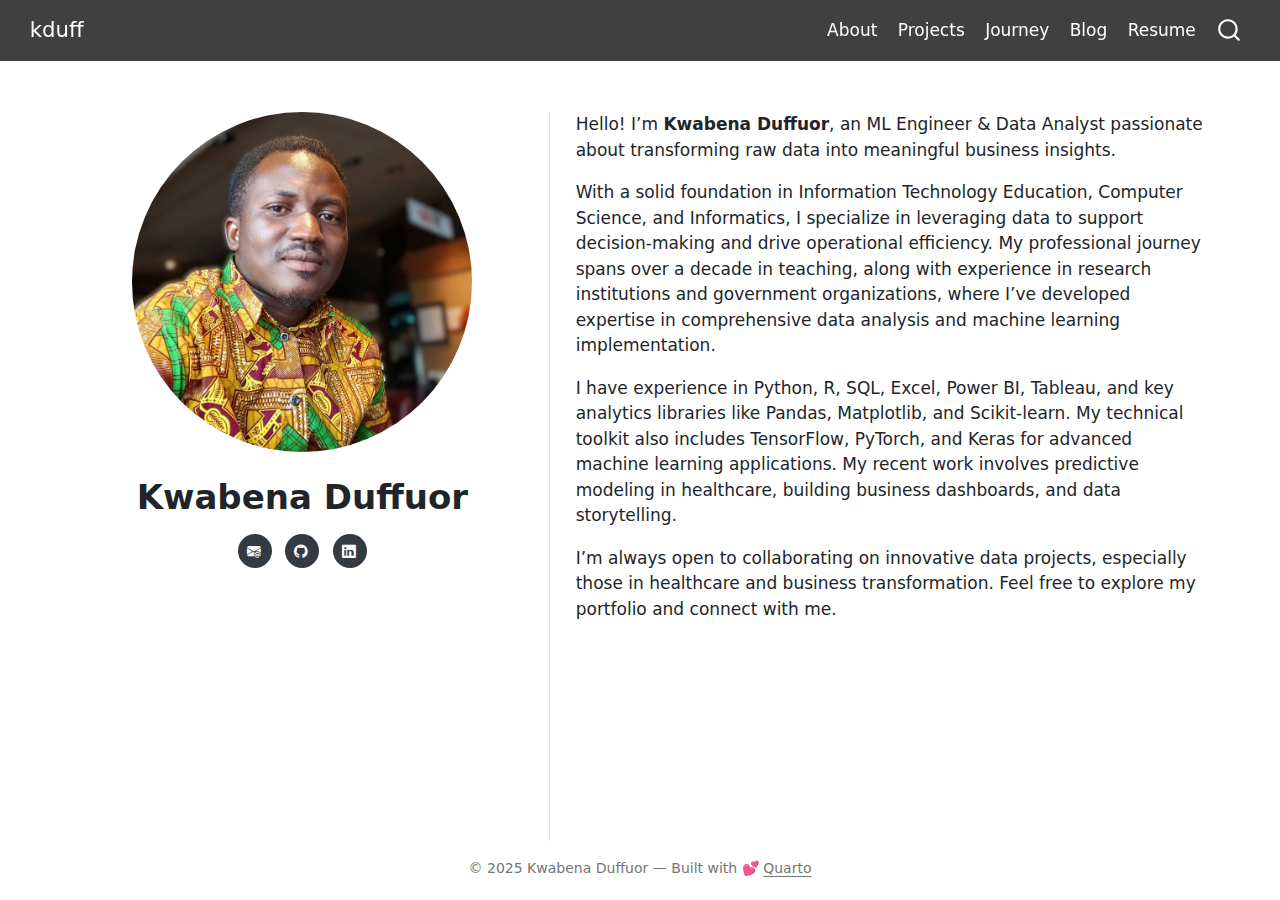
<file: docs/index.html>
<!DOCTYPE html>
<html xmlns="http://www.w3.org/1999/xhtml" lang="en" xml:lang="en"><head>

<meta charset="utf-8">
<meta name="generator" content="quarto-1.7.32">

<meta name="viewport" content="width=device-width, initial-scale=1.0, user-scalable=yes">


<title>Kwabena Duffuor – kduff</title>
<style>
code{white-space: pre-wrap;}
span.smallcaps{font-variant: small-caps;}
div.columns{display: flex; gap: min(4vw, 1.5em);}
div.column{flex: auto; overflow-x: auto;}
div.hanging-indent{margin-left: 1.5em; text-indent: -1.5em;}
ul.task-list{list-style: none;}
ul.task-list li input[type="checkbox"] {
  width: 0.8em;
  margin: 0 0.8em 0.2em -1em; /* quarto-specific, see https://github.com/quarto-dev/quarto-cli/issues/4556 */ 
  vertical-align: middle;
}
</style>


<script src="site_libs/quarto-nav/quarto-nav.js"></script>
<script src="site_libs/clipboard/clipboard.min.js"></script>
<script src="site_libs/quarto-search/autocomplete.umd.js"></script>
<script src="site_libs/quarto-search/fuse.min.js"></script>
<script src="site_libs/quarto-search/quarto-search.js"></script>
<meta name="quarto:offset" content="./">
<link href="./favicon.ico" rel="icon">
<script src="site_libs/quarto-html/quarto.js" type="module"></script>
<script src="site_libs/quarto-html/tabsets/tabsets.js" type="module"></script>
<script src="site_libs/quarto-html/popper.min.js"></script>
<script src="site_libs/quarto-html/tippy.umd.min.js"></script>
<link href="site_libs/quarto-html/tippy.css" rel="stylesheet">
<link href="site_libs/quarto-html/quarto-syntax-highlighting-37eea08aefeeee20ff55810ff984fec1.css" rel="stylesheet" id="quarto-text-highlighting-styles">
<script src="site_libs/bootstrap/bootstrap.min.js"></script>
<link href="site_libs/bootstrap/bootstrap-icons.css" rel="stylesheet">
<link href="site_libs/bootstrap/bootstrap-991b1886d3c685c7aa2b62b80640c7af.min.css" rel="stylesheet" append-hash="true" id="quarto-bootstrap" data-mode="light">
<script id="quarto-search-options" type="application/json">{
  "location": "navbar",
  "copy-button": false,
  "collapse-after": 3,
  "panel-placement": "end",
  "type": "overlay",
  "limit": 50,
  "keyboard-shortcut": [
    "f",
    "/",
    "s"
  ],
  "show-item-context": false,
  "language": {
    "search-no-results-text": "No results",
    "search-matching-documents-text": "matching documents",
    "search-copy-link-title": "Copy link to search",
    "search-hide-matches-text": "Hide additional matches",
    "search-more-match-text": "more match in this document",
    "search-more-matches-text": "more matches in this document",
    "search-clear-button-title": "Clear",
    "search-text-placeholder": "",
    "search-detached-cancel-button-title": "Cancel",
    "search-submit-button-title": "Submit",
    "search-label": "Search"
  }
}</script>
<script async="" src="https://www.googletagmanager.com/gtag/js?id=G-E4XBZLY3Z5"></script>

<script type="text/javascript">

window.dataLayer = window.dataLayer || [];
function gtag(){dataLayer.push(arguments);}
gtag('js', new Date());
gtag('config', 'G-E4XBZLY3Z5', { 'anonymize_ip': true});
</script>


<link rel="stylesheet" href="styles.css">
</head>

<body class="nav-fixed quarto-light">

<div id="quarto-search-results"></div>
  <header id="quarto-header" class="headroom fixed-top">
    <nav class="navbar navbar-expand-lg " data-bs-theme="dark">
      <div class="navbar-container container-fluid">
      <div class="navbar-brand-container mx-auto">
    <a class="navbar-brand" href="./index.html">
    <span class="navbar-title">kduff</span>
    </a>
  </div>
            <div id="quarto-search" class="" title="Search"></div>
          <button class="navbar-toggler" type="button" data-bs-toggle="collapse" data-bs-target="#navbarCollapse" aria-controls="navbarCollapse" role="menu" aria-expanded="false" aria-label="Toggle navigation" onclick="if (window.quartoToggleHeadroom) { window.quartoToggleHeadroom(); }">
  <span class="navbar-toggler-icon"></span>
</button>
          <div class="collapse navbar-collapse" id="navbarCollapse">
            <ul class="navbar-nav navbar-nav-scroll ms-auto">
  <li class="nav-item">
    <a class="nav-link active" href="./index.html" aria-current="page"> 
<span class="menu-text">About</span></a>
  </li>  
  <li class="nav-item">
    <a class="nav-link" href="./projects.html"> 
<span class="menu-text">Projects</span></a>
  </li>  
  <li class="nav-item">
    <a class="nav-link" href="./journey.html"> 
<span class="menu-text">Journey</span></a>
  </li>  
  <li class="nav-item">
    <a class="nav-link" href="./blog.html"> 
<span class="menu-text">Blog</span></a>
  </li>  
  <li class="nav-item">
    <a class="nav-link" href="./resume.html"> 
<span class="menu-text">Resume</span></a>
  </li>  
</ul>
          </div> <!-- /navcollapse -->
            <div class="quarto-navbar-tools">
</div>
      </div> <!-- /container-fluid -->
    </nav>
</header>
<!-- content -->
<div id="quarto-content" class="quarto-container page-columns page-rows-contents page-layout-full page-navbar">
<!-- sidebar -->
<!-- margin-sidebar -->
    
<!-- main -->
<div class="quarto-about-trestles column-page">
  <div class="about-entity">
    <img src="img/profile.jpeg" class="about-image
  round " style="height: 20em; width: 20em;">
<header id="title-block-header" class="quarto-title-block default">
<div class="quarto-title">
<h1 class="title">Kwabena Duffuor</h1>
</div>
<div class="quarto-title-meta column-page">
  </div>
</header>
    <div class="about-links">
  <a href="mailto:kwabenad2@gmail.com" class="about-link" rel="" target="">
    <i class="bi bi-envelope-at-fill"></i>
     <span class="about-link-text"></span>
  </a>
  <a href="https://github.com/kduffuor" class="about-link" rel="" target="">
    <i class="bi bi-github"></i>
     <span class="about-link-text"></span>
  </a>
  <a href="https://linkedin.com/in/kduffuor" class="about-link" rel="" target="">
    <i class="bi bi-linkedin"></i>
     <span class="about-link-text"></span>
  </a>
</div>
  </div>
  <div class="about-contents"><main class="content column-page" id="quarto-document-content">
<p>Hello! I’m <strong>Kwabena Duffuor</strong>, an ML Engineer &amp; Data Analyst passionate about transforming raw data into meaningful business insights.</p>
<p>With a solid foundation in Information Technology Education, Computer Science, and Informatics, I specialize in leveraging data to support decision-making and drive operational efficiency. My professional journey spans over a decade in teaching, along with experience in research institutions and government organizations, where I’ve developed expertise in comprehensive data analysis and machine learning implementation.</p>
<p>I have experience in Python, R, SQL, Excel, Power BI, Tableau, and key analytics libraries like Pandas, Matplotlib, and Scikit-learn. My technical toolkit also includes TensorFlow, PyTorch, and Keras for advanced machine learning applications. My recent work involves predictive modeling in healthcare, building business dashboards, and data storytelling.</p>
<p>I’m always open to collaborating on innovative data projects, especially those in healthcare and business transformation. Feel free to explore my portfolio and connect with me.</p>


</main></div>
</div>
 <!-- /main -->
<script id="quarto-html-after-body" type="application/javascript">
  window.document.addEventListener("DOMContentLoaded", function (event) {
    const isCodeAnnotation = (el) => {
      for (const clz of el.classList) {
        if (clz.startsWith('code-annotation-')) {                     
          return true;
        }
      }
      return false;
    }
    const onCopySuccess = function(e) {
      // button target
      const button = e.trigger;
      // don't keep focus
      button.blur();
      // flash "checked"
      button.classList.add('code-copy-button-checked');
      var currentTitle = button.getAttribute("title");
      button.setAttribute("title", "Copied!");
      let tooltip;
      if (window.bootstrap) {
        button.setAttribute("data-bs-toggle", "tooltip");
        button.setAttribute("data-bs-placement", "left");
        button.setAttribute("data-bs-title", "Copied!");
        tooltip = new bootstrap.Tooltip(button, 
          { trigger: "manual", 
            customClass: "code-copy-button-tooltip",
            offset: [0, -8]});
        tooltip.show();    
      }
      setTimeout(function() {
        if (tooltip) {
          tooltip.hide();
          button.removeAttribute("data-bs-title");
          button.removeAttribute("data-bs-toggle");
          button.removeAttribute("data-bs-placement");
        }
        button.setAttribute("title", currentTitle);
        button.classList.remove('code-copy-button-checked');
      }, 1000);
      // clear code selection
      e.clearSelection();
    }
    const getTextToCopy = function(trigger) {
        const codeEl = trigger.previousElementSibling.cloneNode(true);
        for (const childEl of codeEl.children) {
          if (isCodeAnnotation(childEl)) {
            childEl.remove();
          }
        }
        return codeEl.innerText;
    }
    const clipboard = new window.ClipboardJS('.code-copy-button:not([data-in-quarto-modal])', {
      text: getTextToCopy
    });
    clipboard.on('success', onCopySuccess);
    if (window.document.getElementById('quarto-embedded-source-code-modal')) {
      const clipboardModal = new window.ClipboardJS('.code-copy-button[data-in-quarto-modal]', {
        text: getTextToCopy,
        container: window.document.getElementById('quarto-embedded-source-code-modal')
      });
      clipboardModal.on('success', onCopySuccess);
    }
      var localhostRegex = new RegExp(/^(?:http|https):\/\/localhost\:?[0-9]*\//);
      var mailtoRegex = new RegExp(/^mailto:/);
        var filterRegex = new RegExp('/' + window.location.host + '/');
      var isInternal = (href) => {
          return filterRegex.test(href) || localhostRegex.test(href) || mailtoRegex.test(href);
      }
      // Inspect non-navigation links and adorn them if external
     var links = window.document.querySelectorAll('a[href]:not(.nav-link):not(.navbar-brand):not(.toc-action):not(.sidebar-link):not(.sidebar-item-toggle):not(.pagination-link):not(.no-external):not([aria-hidden]):not(.dropdown-item):not(.quarto-navigation-tool):not(.about-link)');
      for (var i=0; i<links.length; i++) {
        const link = links[i];
        if (!isInternal(link.href)) {
          // undo the damage that might have been done by quarto-nav.js in the case of
          // links that we want to consider external
          if (link.dataset.originalHref !== undefined) {
            link.href = link.dataset.originalHref;
          }
        }
      }
    function tippyHover(el, contentFn, onTriggerFn, onUntriggerFn) {
      const config = {
        allowHTML: true,
        maxWidth: 500,
        delay: 100,
        arrow: false,
        appendTo: function(el) {
            return el.parentElement;
        },
        interactive: true,
        interactiveBorder: 10,
        theme: 'quarto',
        placement: 'bottom-start',
      };
      if (contentFn) {
        config.content = contentFn;
      }
      if (onTriggerFn) {
        config.onTrigger = onTriggerFn;
      }
      if (onUntriggerFn) {
        config.onUntrigger = onUntriggerFn;
      }
      window.tippy(el, config); 
    }
    const noterefs = window.document.querySelectorAll('a[role="doc-noteref"]');
    for (var i=0; i<noterefs.length; i++) {
      const ref = noterefs[i];
      tippyHover(ref, function() {
        // use id or data attribute instead here
        let href = ref.getAttribute('data-footnote-href') || ref.getAttribute('href');
        try { href = new URL(href).hash; } catch {}
        const id = href.replace(/^#\/?/, "");
        const note = window.document.getElementById(id);
        if (note) {
          return note.innerHTML;
        } else {
          return "";
        }
      });
    }
    const xrefs = window.document.querySelectorAll('a.quarto-xref');
    const processXRef = (id, note) => {
      // Strip column container classes
      const stripColumnClz = (el) => {
        el.classList.remove("page-full", "page-columns");
        if (el.children) {
          for (const child of el.children) {
            stripColumnClz(child);
          }
        }
      }
      stripColumnClz(note)
      if (id === null || id.startsWith('sec-')) {
        // Special case sections, only their first couple elements
        const container = document.createElement("div");
        if (note.children && note.children.length > 2) {
          container.appendChild(note.children[0].cloneNode(true));
          for (let i = 1; i < note.children.length; i++) {
            const child = note.children[i];
            if (child.tagName === "P" && child.innerText === "") {
              continue;
            } else {
              container.appendChild(child.cloneNode(true));
              break;
            }
          }
          if (window.Quarto?.typesetMath) {
            window.Quarto.typesetMath(container);
          }
          return container.innerHTML
        } else {
          if (window.Quarto?.typesetMath) {
            window.Quarto.typesetMath(note);
          }
          return note.innerHTML;
        }
      } else {
        // Remove any anchor links if they are present
        const anchorLink = note.querySelector('a.anchorjs-link');
        if (anchorLink) {
          anchorLink.remove();
        }
        if (window.Quarto?.typesetMath) {
          window.Quarto.typesetMath(note);
        }
        if (note.classList.contains("callout")) {
          return note.outerHTML;
        } else {
          return note.innerHTML;
        }
      }
    }
    for (var i=0; i<xrefs.length; i++) {
      const xref = xrefs[i];
      tippyHover(xref, undefined, function(instance) {
        instance.disable();
        let url = xref.getAttribute('href');
        let hash = undefined; 
        if (url.startsWith('#')) {
          hash = url;
        } else {
          try { hash = new URL(url).hash; } catch {}
        }
        if (hash) {
          const id = hash.replace(/^#\/?/, "");
          const note = window.document.getElementById(id);
          if (note !== null) {
            try {
              const html = processXRef(id, note.cloneNode(true));
              instance.setContent(html);
            } finally {
              instance.enable();
              instance.show();
            }
          } else {
            // See if we can fetch this
            fetch(url.split('#')[0])
            .then(res => res.text())
            .then(html => {
              const parser = new DOMParser();
              const htmlDoc = parser.parseFromString(html, "text/html");
              const note = htmlDoc.getElementById(id);
              if (note !== null) {
                const html = processXRef(id, note);
                instance.setContent(html);
              } 
            }).finally(() => {
              instance.enable();
              instance.show();
            });
          }
        } else {
          // See if we can fetch a full url (with no hash to target)
          // This is a special case and we should probably do some content thinning / targeting
          fetch(url)
          .then(res => res.text())
          .then(html => {
            const parser = new DOMParser();
            const htmlDoc = parser.parseFromString(html, "text/html");
            const note = htmlDoc.querySelector('main.content');
            if (note !== null) {
              // This should only happen for chapter cross references
              // (since there is no id in the URL)
              // remove the first header
              if (note.children.length > 0 && note.children[0].tagName === "HEADER") {
                note.children[0].remove();
              }
              const html = processXRef(null, note);
              instance.setContent(html);
            } 
          }).finally(() => {
            instance.enable();
            instance.show();
          });
        }
      }, function(instance) {
      });
    }
        let selectedAnnoteEl;
        const selectorForAnnotation = ( cell, annotation) => {
          let cellAttr = 'data-code-cell="' + cell + '"';
          let lineAttr = 'data-code-annotation="' +  annotation + '"';
          const selector = 'span[' + cellAttr + '][' + lineAttr + ']';
          return selector;
        }
        const selectCodeLines = (annoteEl) => {
          const doc = window.document;
          const targetCell = annoteEl.getAttribute("data-target-cell");
          const targetAnnotation = annoteEl.getAttribute("data-target-annotation");
          const annoteSpan = window.document.querySelector(selectorForAnnotation(targetCell, targetAnnotation));
          const lines = annoteSpan.getAttribute("data-code-lines").split(",");
          const lineIds = lines.map((line) => {
            return targetCell + "-" + line;
          })
          let top = null;
          let height = null;
          let parent = null;
          if (lineIds.length > 0) {
              //compute the position of the single el (top and bottom and make a div)
              const el = window.document.getElementById(lineIds[0]);
              top = el.offsetTop;
              height = el.offsetHeight;
              parent = el.parentElement.parentElement;
            if (lineIds.length > 1) {
              const lastEl = window.document.getElementById(lineIds[lineIds.length - 1]);
              const bottom = lastEl.offsetTop + lastEl.offsetHeight;
              height = bottom - top;
            }
            if (top !== null && height !== null && parent !== null) {
              // cook up a div (if necessary) and position it 
              let div = window.document.getElementById("code-annotation-line-highlight");
              if (div === null) {
                div = window.document.createElement("div");
                div.setAttribute("id", "code-annotation-line-highlight");
                div.style.position = 'absolute';
                parent.appendChild(div);
              }
              div.style.top = top - 2 + "px";
              div.style.height = height + 4 + "px";
              div.style.left = 0;
              let gutterDiv = window.document.getElementById("code-annotation-line-highlight-gutter");
              if (gutterDiv === null) {
                gutterDiv = window.document.createElement("div");
                gutterDiv.setAttribute("id", "code-annotation-line-highlight-gutter");
                gutterDiv.style.position = 'absolute';
                const codeCell = window.document.getElementById(targetCell);
                const gutter = codeCell.querySelector('.code-annotation-gutter');
                gutter.appendChild(gutterDiv);
              }
              gutterDiv.style.top = top - 2 + "px";
              gutterDiv.style.height = height + 4 + "px";
            }
            selectedAnnoteEl = annoteEl;
          }
        };
        const unselectCodeLines = () => {
          const elementsIds = ["code-annotation-line-highlight", "code-annotation-line-highlight-gutter"];
          elementsIds.forEach((elId) => {
            const div = window.document.getElementById(elId);
            if (div) {
              div.remove();
            }
          });
          selectedAnnoteEl = undefined;
        };
          // Handle positioning of the toggle
      window.addEventListener(
        "resize",
        throttle(() => {
          elRect = undefined;
          if (selectedAnnoteEl) {
            selectCodeLines(selectedAnnoteEl);
          }
        }, 10)
      );
      function throttle(fn, ms) {
      let throttle = false;
      let timer;
        return (...args) => {
          if(!throttle) { // first call gets through
              fn.apply(this, args);
              throttle = true;
          } else { // all the others get throttled
              if(timer) clearTimeout(timer); // cancel #2
              timer = setTimeout(() => {
                fn.apply(this, args);
                timer = throttle = false;
              }, ms);
          }
        };
      }
        // Attach click handler to the DT
        const annoteDls = window.document.querySelectorAll('dt[data-target-cell]');
        for (const annoteDlNode of annoteDls) {
          annoteDlNode.addEventListener('click', (event) => {
            const clickedEl = event.target;
            if (clickedEl !== selectedAnnoteEl) {
              unselectCodeLines();
              const activeEl = window.document.querySelector('dt[data-target-cell].code-annotation-active');
              if (activeEl) {
                activeEl.classList.remove('code-annotation-active');
              }
              selectCodeLines(clickedEl);
              clickedEl.classList.add('code-annotation-active');
            } else {
              // Unselect the line
              unselectCodeLines();
              clickedEl.classList.remove('code-annotation-active');
            }
          });
        }
    const findCites = (el) => {
      const parentEl = el.parentElement;
      if (parentEl) {
        const cites = parentEl.dataset.cites;
        if (cites) {
          return {
            el,
            cites: cites.split(' ')
          };
        } else {
          return findCites(el.parentElement)
        }
      } else {
        return undefined;
      }
    };
    var bibliorefs = window.document.querySelectorAll('a[role="doc-biblioref"]');
    for (var i=0; i<bibliorefs.length; i++) {
      const ref = bibliorefs[i];
      const citeInfo = findCites(ref);
      if (citeInfo) {
        tippyHover(citeInfo.el, function() {
          var popup = window.document.createElement('div');
          citeInfo.cites.forEach(function(cite) {
            var citeDiv = window.document.createElement('div');
            citeDiv.classList.add('hanging-indent');
            citeDiv.classList.add('csl-entry');
            var biblioDiv = window.document.getElementById('ref-' + cite);
            if (biblioDiv) {
              citeDiv.innerHTML = biblioDiv.innerHTML;
            }
            popup.appendChild(citeDiv);
          });
          return popup.innerHTML;
        });
      }
    }
  });
  </script>
</div> <!-- /content -->
<footer class="footer">
  <div class="nav-footer">
    <div class="nav-footer-left">
      &nbsp;
    </div>   
    <div class="nav-footer-center">
<p>© 2025 Kwabena Duffuor — Built with 💕 <a href="https://quarto.org">Quarto</a></p>
</div>
    <div class="nav-footer-right">
      &nbsp;
    </div>
  </div>
</footer>




</body></html>
</file>
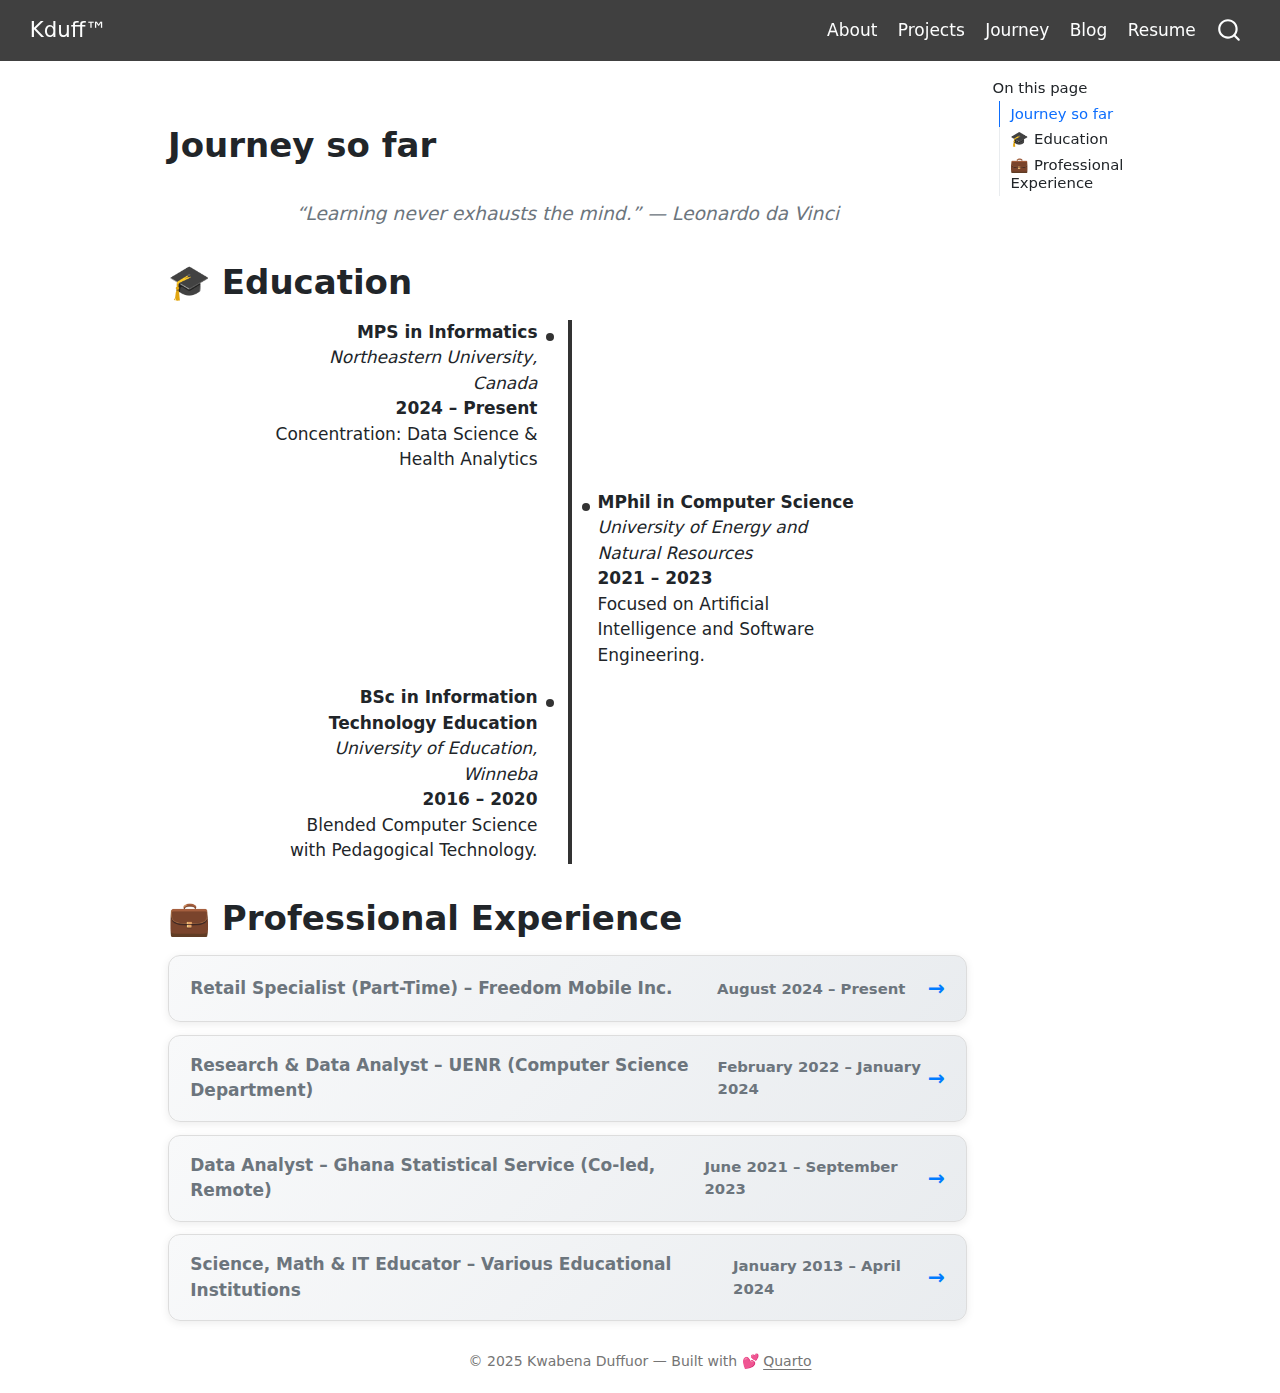
<file: docs/journey.html>
<!DOCTYPE html>
<html xmlns="http://www.w3.org/1999/xhtml" lang="en" xml:lang="en"><head>

<meta charset="utf-8">
<meta name="generator" content="quarto-1.7.32">

<meta name="viewport" content="width=device-width, initial-scale=1.0, user-scalable=yes">


<title>journey – Kduff™</title>
<style>
code{white-space: pre-wrap;}
span.smallcaps{font-variant: small-caps;}
div.columns{display: flex; gap: min(4vw, 1.5em);}
div.column{flex: auto; overflow-x: auto;}
div.hanging-indent{margin-left: 1.5em; text-indent: -1.5em;}
ul.task-list{list-style: none;}
ul.task-list li input[type="checkbox"] {
  width: 0.8em;
  margin: 0 0.8em 0.2em -1em; /* quarto-specific, see https://github.com/quarto-dev/quarto-cli/issues/4556 */ 
  vertical-align: middle;
}
</style>


<script src="site_libs/quarto-nav/quarto-nav.js"></script>
<script src="site_libs/clipboard/clipboard.min.js"></script>
<script src="site_libs/quarto-search/autocomplete.umd.js"></script>
<script src="site_libs/quarto-search/fuse.min.js"></script>
<script src="site_libs/quarto-search/quarto-search.js"></script>
<meta name="quarto:offset" content="./">
<link href="./favicon.ico" rel="icon">
<script src="site_libs/quarto-html/quarto.js" type="module"></script>
<script src="site_libs/quarto-html/tabsets/tabsets.js" type="module"></script>
<script src="site_libs/quarto-html/popper.min.js"></script>
<script src="site_libs/quarto-html/tippy.umd.min.js"></script>
<link href="site_libs/quarto-html/tippy.css" rel="stylesheet">
<link href="site_libs/quarto-html/quarto-syntax-highlighting-37eea08aefeeee20ff55810ff984fec1.css" rel="stylesheet" id="quarto-text-highlighting-styles">
<script src="site_libs/bootstrap/bootstrap.min.js"></script>
<link href="site_libs/bootstrap/bootstrap-icons.css" rel="stylesheet">
<link href="site_libs/bootstrap/bootstrap-991b1886d3c685c7aa2b62b80640c7af.min.css" rel="stylesheet" append-hash="true" id="quarto-bootstrap" data-mode="light">
<script id="quarto-search-options" type="application/json">{
  "location": "navbar",
  "copy-button": false,
  "collapse-after": 3,
  "panel-placement": "end",
  "type": "overlay",
  "limit": 50,
  "keyboard-shortcut": [
    "f",
    "/",
    "s"
  ],
  "show-item-context": false,
  "language": {
    "search-no-results-text": "No results",
    "search-matching-documents-text": "matching documents",
    "search-copy-link-title": "Copy link to search",
    "search-hide-matches-text": "Hide additional matches",
    "search-more-match-text": "more match in this document",
    "search-more-matches-text": "more matches in this document",
    "search-clear-button-title": "Clear",
    "search-text-placeholder": "",
    "search-detached-cancel-button-title": "Cancel",
    "search-submit-button-title": "Submit",
    "search-label": "Search"
  }
}</script>


<link rel="stylesheet" href="styles.css">
</head>

<body class="nav-fixed quarto-light">

<div id="quarto-search-results"></div>
  <header id="quarto-header" class="headroom fixed-top">
    <nav class="navbar navbar-expand-lg " data-bs-theme="dark">
      <div class="navbar-container container-fluid">
      <div class="navbar-brand-container mx-auto">
    <a class="navbar-brand" href="./index.html">
    <span class="navbar-title">Kduff™</span>
    </a>
  </div>
            <div id="quarto-search" class="" title="Search"></div>
          <button class="navbar-toggler" type="button" data-bs-toggle="collapse" data-bs-target="#navbarCollapse" aria-controls="navbarCollapse" role="menu" aria-expanded="false" aria-label="Toggle navigation" onclick="if (window.quartoToggleHeadroom) { window.quartoToggleHeadroom(); }">
  <span class="navbar-toggler-icon"></span>
</button>
          <div class="collapse navbar-collapse" id="navbarCollapse">
            <ul class="navbar-nav navbar-nav-scroll ms-auto">
  <li class="nav-item">
    <a class="nav-link" href="./index.html"> 
<span class="menu-text">About</span></a>
  </li>  
  <li class="nav-item">
    <a class="nav-link" href="./projects.html"> 
<span class="menu-text">Projects</span></a>
  </li>  
  <li class="nav-item">
    <a class="nav-link active" href="./journey.html" aria-current="page"> 
<span class="menu-text">Journey</span></a>
  </li>  
  <li class="nav-item">
    <a class="nav-link" href="./blog.html"> 
<span class="menu-text">Blog</span></a>
  </li>  
  <li class="nav-item">
    <a class="nav-link" href="./resume.html"> 
<span class="menu-text">Resume</span></a>
  </li>  
</ul>
          </div> <!-- /navcollapse -->
            <div class="quarto-navbar-tools">
</div>
      </div> <!-- /container-fluid -->
    </nav>
</header>
<!-- content -->
<div id="quarto-content" class="quarto-container page-columns page-rows-contents page-layout-article page-navbar">
<!-- sidebar -->
<!-- margin-sidebar -->
    <div id="quarto-margin-sidebar" class="sidebar margin-sidebar">
        <nav id="TOC" role="doc-toc" class="toc-active">
    <h2 id="toc-title">On this page</h2>
   
  <ul>
  <li><a href="#journey-so-far" id="toc-journey-so-far" class="nav-link active" data-scroll-target="#journey-so-far">Journey so far</a></li>
  <li><a href="#education" id="toc-education" class="nav-link" data-scroll-target="#education">🎓 Education</a></li>
  <li><a href="#professional-experience" id="toc-professional-experience" class="nav-link" data-scroll-target="#professional-experience">💼 Professional Experience</a></li>
  </ul>
</nav>
    </div>
<!-- main -->
<main class="content" id="quarto-document-content"><header id="title-block-header" class="quarto-title-block"></header>




<section id="journey-so-far" class="level1">
<h1>Journey so far</h1>
<div class="quote">
<p><em>“Learning never exhausts the mind.”</em> — Leonardo da Vinci</p>
</div>
</section>
<section id="education" class="level1">
<h1>🎓 Education</h1>
<div class="timeline">
<div class="timeline-item">
<p><strong>MPS in Informatics</strong><br>
<em>Northeastern University, Canada</em><br>
<strong>2024 – Present</strong><br>
Concentration: Data Science &amp; Health Analytics</p>
</div>
<div class="timeline-item">
<p><strong>MPhil in Computer Science</strong><br>
<em>University of Energy and Natural Resources</em><br>
<strong>2021 – 2023</strong><br>
Focused on Artificial Intelligence and Software Engineering.</p>
</div>
<div class="timeline-item">
<p><strong>BSc in Information Technology Education</strong><br>
<em>University of Education, Winneba</em><br>
<strong>2016 – 2020</strong><br>
Blended Computer Science with Pedagogical Technology.</p>
</div>
</div>
<!-- end timeline -->
</section>
<section id="professional-experience" class="level1">
<h1>💼 Professional Experience</h1>
<div class="experience-accordion">
<details>
<summary>
<strong>Retail Specialist (Part-Time) – Freedom Mobile Inc.</strong><br>
<small>August 2024 – Present</small>
</summary>
<ul>
<li>Engage customers to convert visitors into loyal Freedom Mobile customers</li>
<li>Promote and demonstrate Freedom Mobile products and services</li>
<li>Collaborate with team members to achieve sales incentives in fast-paced environment</li>
</ul>
</details>
<details>
<summary>
<strong>Research &amp; Data Analyst – UENR (Computer Science Department)</strong><br>
<small>February 2022 – January 2024</small>
</summary>
<ul>
<li>Conducted comprehensive data analysis using Python (Pandas, NumPy) to support research projects</li>
<li>Implemented machine learning models using TensorFlow, PyTorch, and Keras for predictive analytics</li>
<li>Designed and executed data collection methodologies, ensuring data integrity and reliability</li>
</ul>
</details>
<details>
<summary>
<strong>Data Analyst – Ghana Statistical Service (Co-led, Remote)</strong><br>
<small>June 2021 – September 2023</small>
</summary>
<ul>
<li>Analyzed large datasets using SQL and Python to identify patterns and trends</li>
<li>Created interactive dashboards using Tableau and Power BI to visualize research findings for stakeholders</li>
<li>Designed and implemented effective data collection methodologies Managed and cleaned large datasets to ensure accuracy and reliability of findings</li>
</ul>
</details>
<details>
<summary>
<strong>Science, Math &amp; IT Educator – Various Educational Institutions</strong><br>
<small>January 2013 – April 2024</small>
</summary>
<ul>
<li>Delivered technical instruction in Science, Mathematics, and ICT across Junior and Senior high school levels</li>
<li>Implemented varied teaching techniques to meet visual, kinesthetic, and auditory learners’ needs</li>
<li>Encouraged innovative thinking and practical skills development among students</li>
<li>Provided comprehensive IT technical support to school administration</li>
</ul>
</details>
</div>
<!-- end experience-accordion -->


</section>

</main> <!-- /main -->
<script id="quarto-html-after-body" type="application/javascript">
  window.document.addEventListener("DOMContentLoaded", function (event) {
    const isCodeAnnotation = (el) => {
      for (const clz of el.classList) {
        if (clz.startsWith('code-annotation-')) {                     
          return true;
        }
      }
      return false;
    }
    const onCopySuccess = function(e) {
      // button target
      const button = e.trigger;
      // don't keep focus
      button.blur();
      // flash "checked"
      button.classList.add('code-copy-button-checked');
      var currentTitle = button.getAttribute("title");
      button.setAttribute("title", "Copied!");
      let tooltip;
      if (window.bootstrap) {
        button.setAttribute("data-bs-toggle", "tooltip");
        button.setAttribute("data-bs-placement", "left");
        button.setAttribute("data-bs-title", "Copied!");
        tooltip = new bootstrap.Tooltip(button, 
          { trigger: "manual", 
            customClass: "code-copy-button-tooltip",
            offset: [0, -8]});
        tooltip.show();    
      }
      setTimeout(function() {
        if (tooltip) {
          tooltip.hide();
          button.removeAttribute("data-bs-title");
          button.removeAttribute("data-bs-toggle");
          button.removeAttribute("data-bs-placement");
        }
        button.setAttribute("title", currentTitle);
        button.classList.remove('code-copy-button-checked');
      }, 1000);
      // clear code selection
      e.clearSelection();
    }
    const getTextToCopy = function(trigger) {
        const codeEl = trigger.previousElementSibling.cloneNode(true);
        for (const childEl of codeEl.children) {
          if (isCodeAnnotation(childEl)) {
            childEl.remove();
          }
        }
        return codeEl.innerText;
    }
    const clipboard = new window.ClipboardJS('.code-copy-button:not([data-in-quarto-modal])', {
      text: getTextToCopy
    });
    clipboard.on('success', onCopySuccess);
    if (window.document.getElementById('quarto-embedded-source-code-modal')) {
      const clipboardModal = new window.ClipboardJS('.code-copy-button[data-in-quarto-modal]', {
        text: getTextToCopy,
        container: window.document.getElementById('quarto-embedded-source-code-modal')
      });
      clipboardModal.on('success', onCopySuccess);
    }
      var localhostRegex = new RegExp(/^(?:http|https):\/\/localhost\:?[0-9]*\//);
      var mailtoRegex = new RegExp(/^mailto:/);
        var filterRegex = new RegExp('/' + window.location.host + '/');
      var isInternal = (href) => {
          return filterRegex.test(href) || localhostRegex.test(href) || mailtoRegex.test(href);
      }
      // Inspect non-navigation links and adorn them if external
     var links = window.document.querySelectorAll('a[href]:not(.nav-link):not(.navbar-brand):not(.toc-action):not(.sidebar-link):not(.sidebar-item-toggle):not(.pagination-link):not(.no-external):not([aria-hidden]):not(.dropdown-item):not(.quarto-navigation-tool):not(.about-link)');
      for (var i=0; i<links.length; i++) {
        const link = links[i];
        if (!isInternal(link.href)) {
          // undo the damage that might have been done by quarto-nav.js in the case of
          // links that we want to consider external
          if (link.dataset.originalHref !== undefined) {
            link.href = link.dataset.originalHref;
          }
        }
      }
    function tippyHover(el, contentFn, onTriggerFn, onUntriggerFn) {
      const config = {
        allowHTML: true,
        maxWidth: 500,
        delay: 100,
        arrow: false,
        appendTo: function(el) {
            return el.parentElement;
        },
        interactive: true,
        interactiveBorder: 10,
        theme: 'quarto',
        placement: 'bottom-start',
      };
      if (contentFn) {
        config.content = contentFn;
      }
      if (onTriggerFn) {
        config.onTrigger = onTriggerFn;
      }
      if (onUntriggerFn) {
        config.onUntrigger = onUntriggerFn;
      }
      window.tippy(el, config); 
    }
    const noterefs = window.document.querySelectorAll('a[role="doc-noteref"]');
    for (var i=0; i<noterefs.length; i++) {
      const ref = noterefs[i];
      tippyHover(ref, function() {
        // use id or data attribute instead here
        let href = ref.getAttribute('data-footnote-href') || ref.getAttribute('href');
        try { href = new URL(href).hash; } catch {}
        const id = href.replace(/^#\/?/, "");
        const note = window.document.getElementById(id);
        if (note) {
          return note.innerHTML;
        } else {
          return "";
        }
      });
    }
    const xrefs = window.document.querySelectorAll('a.quarto-xref');
    const processXRef = (id, note) => {
      // Strip column container classes
      const stripColumnClz = (el) => {
        el.classList.remove("page-full", "page-columns");
        if (el.children) {
          for (const child of el.children) {
            stripColumnClz(child);
          }
        }
      }
      stripColumnClz(note)
      if (id === null || id.startsWith('sec-')) {
        // Special case sections, only their first couple elements
        const container = document.createElement("div");
        if (note.children && note.children.length > 2) {
          container.appendChild(note.children[0].cloneNode(true));
          for (let i = 1; i < note.children.length; i++) {
            const child = note.children[i];
            if (child.tagName === "P" && child.innerText === "") {
              continue;
            } else {
              container.appendChild(child.cloneNode(true));
              break;
            }
          }
          if (window.Quarto?.typesetMath) {
            window.Quarto.typesetMath(container);
          }
          return container.innerHTML
        } else {
          if (window.Quarto?.typesetMath) {
            window.Quarto.typesetMath(note);
          }
          return note.innerHTML;
        }
      } else {
        // Remove any anchor links if they are present
        const anchorLink = note.querySelector('a.anchorjs-link');
        if (anchorLink) {
          anchorLink.remove();
        }
        if (window.Quarto?.typesetMath) {
          window.Quarto.typesetMath(note);
        }
        if (note.classList.contains("callout")) {
          return note.outerHTML;
        } else {
          return note.innerHTML;
        }
      }
    }
    for (var i=0; i<xrefs.length; i++) {
      const xref = xrefs[i];
      tippyHover(xref, undefined, function(instance) {
        instance.disable();
        let url = xref.getAttribute('href');
        let hash = undefined; 
        if (url.startsWith('#')) {
          hash = url;
        } else {
          try { hash = new URL(url).hash; } catch {}
        }
        if (hash) {
          const id = hash.replace(/^#\/?/, "");
          const note = window.document.getElementById(id);
          if (note !== null) {
            try {
              const html = processXRef(id, note.cloneNode(true));
              instance.setContent(html);
            } finally {
              instance.enable();
              instance.show();
            }
          } else {
            // See if we can fetch this
            fetch(url.split('#')[0])
            .then(res => res.text())
            .then(html => {
              const parser = new DOMParser();
              const htmlDoc = parser.parseFromString(html, "text/html");
              const note = htmlDoc.getElementById(id);
              if (note !== null) {
                const html = processXRef(id, note);
                instance.setContent(html);
              } 
            }).finally(() => {
              instance.enable();
              instance.show();
            });
          }
        } else {
          // See if we can fetch a full url (with no hash to target)
          // This is a special case and we should probably do some content thinning / targeting
          fetch(url)
          .then(res => res.text())
          .then(html => {
            const parser = new DOMParser();
            const htmlDoc = parser.parseFromString(html, "text/html");
            const note = htmlDoc.querySelector('main.content');
            if (note !== null) {
              // This should only happen for chapter cross references
              // (since there is no id in the URL)
              // remove the first header
              if (note.children.length > 0 && note.children[0].tagName === "HEADER") {
                note.children[0].remove();
              }
              const html = processXRef(null, note);
              instance.setContent(html);
            } 
          }).finally(() => {
            instance.enable();
            instance.show();
          });
        }
      }, function(instance) {
      });
    }
        let selectedAnnoteEl;
        const selectorForAnnotation = ( cell, annotation) => {
          let cellAttr = 'data-code-cell="' + cell + '"';
          let lineAttr = 'data-code-annotation="' +  annotation + '"';
          const selector = 'span[' + cellAttr + '][' + lineAttr + ']';
          return selector;
        }
        const selectCodeLines = (annoteEl) => {
          const doc = window.document;
          const targetCell = annoteEl.getAttribute("data-target-cell");
          const targetAnnotation = annoteEl.getAttribute("data-target-annotation");
          const annoteSpan = window.document.querySelector(selectorForAnnotation(targetCell, targetAnnotation));
          const lines = annoteSpan.getAttribute("data-code-lines").split(",");
          const lineIds = lines.map((line) => {
            return targetCell + "-" + line;
          })
          let top = null;
          let height = null;
          let parent = null;
          if (lineIds.length > 0) {
              //compute the position of the single el (top and bottom and make a div)
              const el = window.document.getElementById(lineIds[0]);
              top = el.offsetTop;
              height = el.offsetHeight;
              parent = el.parentElement.parentElement;
            if (lineIds.length > 1) {
              const lastEl = window.document.getElementById(lineIds[lineIds.length - 1]);
              const bottom = lastEl.offsetTop + lastEl.offsetHeight;
              height = bottom - top;
            }
            if (top !== null && height !== null && parent !== null) {
              // cook up a div (if necessary) and position it 
              let div = window.document.getElementById("code-annotation-line-highlight");
              if (div === null) {
                div = window.document.createElement("div");
                div.setAttribute("id", "code-annotation-line-highlight");
                div.style.position = 'absolute';
                parent.appendChild(div);
              }
              div.style.top = top - 2 + "px";
              div.style.height = height + 4 + "px";
              div.style.left = 0;
              let gutterDiv = window.document.getElementById("code-annotation-line-highlight-gutter");
              if (gutterDiv === null) {
                gutterDiv = window.document.createElement("div");
                gutterDiv.setAttribute("id", "code-annotation-line-highlight-gutter");
                gutterDiv.style.position = 'absolute';
                const codeCell = window.document.getElementById(targetCell);
                const gutter = codeCell.querySelector('.code-annotation-gutter');
                gutter.appendChild(gutterDiv);
              }
              gutterDiv.style.top = top - 2 + "px";
              gutterDiv.style.height = height + 4 + "px";
            }
            selectedAnnoteEl = annoteEl;
          }
        };
        const unselectCodeLines = () => {
          const elementsIds = ["code-annotation-line-highlight", "code-annotation-line-highlight-gutter"];
          elementsIds.forEach((elId) => {
            const div = window.document.getElementById(elId);
            if (div) {
              div.remove();
            }
          });
          selectedAnnoteEl = undefined;
        };
          // Handle positioning of the toggle
      window.addEventListener(
        "resize",
        throttle(() => {
          elRect = undefined;
          if (selectedAnnoteEl) {
            selectCodeLines(selectedAnnoteEl);
          }
        }, 10)
      );
      function throttle(fn, ms) {
      let throttle = false;
      let timer;
        return (...args) => {
          if(!throttle) { // first call gets through
              fn.apply(this, args);
              throttle = true;
          } else { // all the others get throttled
              if(timer) clearTimeout(timer); // cancel #2
              timer = setTimeout(() => {
                fn.apply(this, args);
                timer = throttle = false;
              }, ms);
          }
        };
      }
        // Attach click handler to the DT
        const annoteDls = window.document.querySelectorAll('dt[data-target-cell]');
        for (const annoteDlNode of annoteDls) {
          annoteDlNode.addEventListener('click', (event) => {
            const clickedEl = event.target;
            if (clickedEl !== selectedAnnoteEl) {
              unselectCodeLines();
              const activeEl = window.document.querySelector('dt[data-target-cell].code-annotation-active');
              if (activeEl) {
                activeEl.classList.remove('code-annotation-active');
              }
              selectCodeLines(clickedEl);
              clickedEl.classList.add('code-annotation-active');
            } else {
              // Unselect the line
              unselectCodeLines();
              clickedEl.classList.remove('code-annotation-active');
            }
          });
        }
    const findCites = (el) => {
      const parentEl = el.parentElement;
      if (parentEl) {
        const cites = parentEl.dataset.cites;
        if (cites) {
          return {
            el,
            cites: cites.split(' ')
          };
        } else {
          return findCites(el.parentElement)
        }
      } else {
        return undefined;
      }
    };
    var bibliorefs = window.document.querySelectorAll('a[role="doc-biblioref"]');
    for (var i=0; i<bibliorefs.length; i++) {
      const ref = bibliorefs[i];
      const citeInfo = findCites(ref);
      if (citeInfo) {
        tippyHover(citeInfo.el, function() {
          var popup = window.document.createElement('div');
          citeInfo.cites.forEach(function(cite) {
            var citeDiv = window.document.createElement('div');
            citeDiv.classList.add('hanging-indent');
            citeDiv.classList.add('csl-entry');
            var biblioDiv = window.document.getElementById('ref-' + cite);
            if (biblioDiv) {
              citeDiv.innerHTML = biblioDiv.innerHTML;
            }
            popup.appendChild(citeDiv);
          });
          return popup.innerHTML;
        });
      }
    }
  });
  </script>
</div> <!-- /content -->
<footer class="footer">
  <div class="nav-footer">
    <div class="nav-footer-left">
      &nbsp;
    </div>   
    <div class="nav-footer-center">
<p>© 2025 Kwabena Duffuor — Built with 💕 <a href="https://quarto.org">Quarto</a></p>
</div>
    <div class="nav-footer-right">
      &nbsp;
    </div>
  </div>
</footer>




</body></html>
</file>
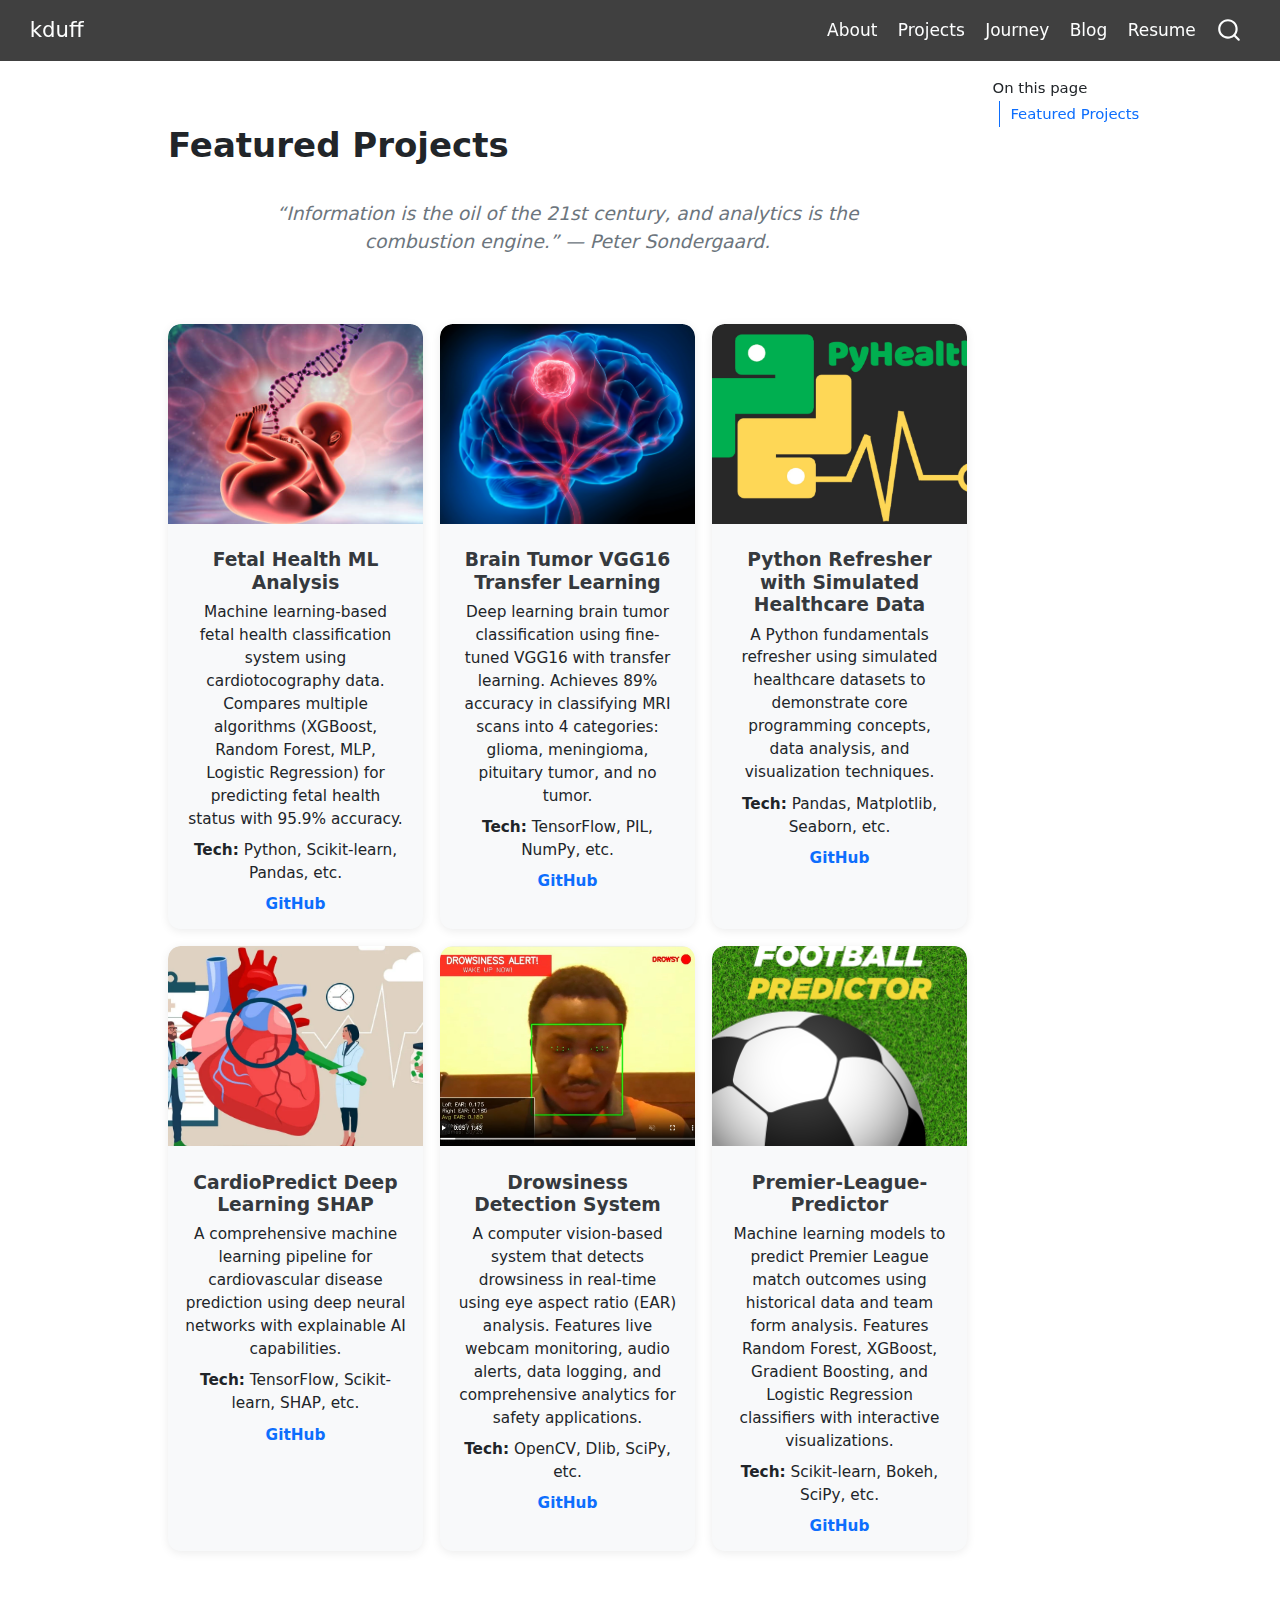
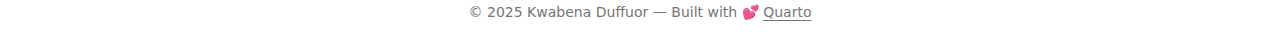
<file: docs/projects.html>
<!DOCTYPE html>
<html xmlns="http://www.w3.org/1999/xhtml" lang="en" xml:lang="en"><head>

<meta charset="utf-8">
<meta name="generator" content="quarto-1.7.32">

<meta name="viewport" content="width=device-width, initial-scale=1.0, user-scalable=yes">


<title>projects – kduff</title>
<style>
code{white-space: pre-wrap;}
span.smallcaps{font-variant: small-caps;}
div.columns{display: flex; gap: min(4vw, 1.5em);}
div.column{flex: auto; overflow-x: auto;}
div.hanging-indent{margin-left: 1.5em; text-indent: -1.5em;}
ul.task-list{list-style: none;}
ul.task-list li input[type="checkbox"] {
  width: 0.8em;
  margin: 0 0.8em 0.2em -1em; /* quarto-specific, see https://github.com/quarto-dev/quarto-cli/issues/4556 */ 
  vertical-align: middle;
}
</style>


<script src="site_libs/quarto-nav/quarto-nav.js"></script>
<script src="site_libs/clipboard/clipboard.min.js"></script>
<script src="site_libs/quarto-search/autocomplete.umd.js"></script>
<script src="site_libs/quarto-search/fuse.min.js"></script>
<script src="site_libs/quarto-search/quarto-search.js"></script>
<meta name="quarto:offset" content="./">
<link href="./favicon.ico" rel="icon">
<script src="site_libs/quarto-html/quarto.js" type="module"></script>
<script src="site_libs/quarto-html/tabsets/tabsets.js" type="module"></script>
<script src="site_libs/quarto-html/popper.min.js"></script>
<script src="site_libs/quarto-html/tippy.umd.min.js"></script>
<link href="site_libs/quarto-html/tippy.css" rel="stylesheet">
<link href="site_libs/quarto-html/quarto-syntax-highlighting-37eea08aefeeee20ff55810ff984fec1.css" rel="stylesheet" id="quarto-text-highlighting-styles">
<script src="site_libs/bootstrap/bootstrap.min.js"></script>
<link href="site_libs/bootstrap/bootstrap-icons.css" rel="stylesheet">
<link href="site_libs/bootstrap/bootstrap-991b1886d3c685c7aa2b62b80640c7af.min.css" rel="stylesheet" append-hash="true" id="quarto-bootstrap" data-mode="light">
<script id="quarto-search-options" type="application/json">{
  "location": "navbar",
  "copy-button": false,
  "collapse-after": 3,
  "panel-placement": "end",
  "type": "overlay",
  "limit": 50,
  "keyboard-shortcut": [
    "f",
    "/",
    "s"
  ],
  "show-item-context": false,
  "language": {
    "search-no-results-text": "No results",
    "search-matching-documents-text": "matching documents",
    "search-copy-link-title": "Copy link to search",
    "search-hide-matches-text": "Hide additional matches",
    "search-more-match-text": "more match in this document",
    "search-more-matches-text": "more matches in this document",
    "search-clear-button-title": "Clear",
    "search-text-placeholder": "",
    "search-detached-cancel-button-title": "Cancel",
    "search-submit-button-title": "Submit",
    "search-label": "Search"
  }
}</script>
<script async="" src="https://www.googletagmanager.com/gtag/js?id=G-E4XBZLY3Z5"></script>

<script type="text/javascript">

window.dataLayer = window.dataLayer || [];
function gtag(){dataLayer.push(arguments);}
gtag('js', new Date());
gtag('config', 'G-E4XBZLY3Z5', { 'anonymize_ip': true});
</script>


<link rel="stylesheet" href="styles.css">
</head>

<body class="nav-fixed quarto-light">

<div id="quarto-search-results"></div>
  <header id="quarto-header" class="headroom fixed-top">
    <nav class="navbar navbar-expand-lg " data-bs-theme="dark">
      <div class="navbar-container container-fluid">
      <div class="navbar-brand-container mx-auto">
    <a class="navbar-brand" href="./index.html">
    <span class="navbar-title">kduff</span>
    </a>
  </div>
            <div id="quarto-search" class="" title="Search"></div>
          <button class="navbar-toggler" type="button" data-bs-toggle="collapse" data-bs-target="#navbarCollapse" aria-controls="navbarCollapse" role="menu" aria-expanded="false" aria-label="Toggle navigation" onclick="if (window.quartoToggleHeadroom) { window.quartoToggleHeadroom(); }">
  <span class="navbar-toggler-icon"></span>
</button>
          <div class="collapse navbar-collapse" id="navbarCollapse">
            <ul class="navbar-nav navbar-nav-scroll ms-auto">
  <li class="nav-item">
    <a class="nav-link" href="./index.html"> 
<span class="menu-text">About</span></a>
  </li>  
  <li class="nav-item">
    <a class="nav-link active" href="./projects.html" aria-current="page"> 
<span class="menu-text">Projects</span></a>
  </li>  
  <li class="nav-item">
    <a class="nav-link" href="./journey.html"> 
<span class="menu-text">Journey</span></a>
  </li>  
  <li class="nav-item">
    <a class="nav-link" href="./blog.html"> 
<span class="menu-text">Blog</span></a>
  </li>  
  <li class="nav-item">
    <a class="nav-link" href="./resume.html"> 
<span class="menu-text">Resume</span></a>
  </li>  
</ul>
          </div> <!-- /navcollapse -->
            <div class="quarto-navbar-tools">
</div>
      </div> <!-- /container-fluid -->
    </nav>
</header>
<!-- content -->
<div id="quarto-content" class="quarto-container page-columns page-rows-contents page-layout-article page-navbar">
<!-- sidebar -->
<!-- margin-sidebar -->
    <div id="quarto-margin-sidebar" class="sidebar margin-sidebar">
        <nav id="TOC" role="doc-toc" class="toc-active">
    <h2 id="toc-title">On this page</h2>
   
  <ul>
  <li><a href="#featured-projects" id="toc-featured-projects" class="nav-link active" data-scroll-target="#featured-projects">Featured Projects</a></li>
  </ul>
</nav>
    </div>
<!-- main -->
<main class="content" id="quarto-document-content"><header id="title-block-header" class="quarto-title-block"></header>




<section id="featured-projects" class="level1">
<h1>Featured Projects</h1>
<div class="quote">
<p><em>“Information is the oil of the 21st century, and analytics is the combustion engine.”</em> — Peter Sondergaard.</p>
</div>
<div class="project-cards">
<div class="project-card">
<p><img src="img/projects/FetalHealth.jpg" class="img-fluid"></p>
<section id="fetal-health-ml-analysis" class="level3 project-card-content">
<h3 data-anchor-id="fetal-health-ml-analysis">Fetal Health ML Analysis</h3>
<p>Machine learning-based fetal health classification system using cardiotocography data. Compares multiple algorithms (XGBoost, Random Forest, MLP, Logistic Regression) for predicting fetal health status with 95.9% accuracy.</p>
<p><strong>Tech:</strong> Python, Scikit-learn, Pandas, etc.</p>
<p><a href="https://github.com/kduffuor/Fetal-Health-ML-Analysis" target="_blank">GitHub</a></p>
</section>
</div>
<div class="project-card">
<p><img src="img/projects/BrainTumor.jpg" class="img-fluid"></p>
<section id="brain-tumor-vgg16-transfer-learning" class="level3 project-card-content">
<h3 data-anchor-id="brain-tumor-vgg16-transfer-learning">Brain Tumor VGG16 Transfer Learning</h3>
<p>Deep learning brain tumor classification using fine-tuned VGG16 with transfer learning. Achieves 89% accuracy in classifying MRI scans into 4 categories: glioma, meningioma, pituitary tumor, and no tumor.</p>
<p><strong>Tech:</strong> TensorFlow, PIL, NumPy, etc.</p>
<p><a href="https://github.com/kduffuor/Brain-Tumor-VGG16-Transfer-Learning" target="_blank">GitHub</a></p>
</section>
</div>
<div class="project-card">
<p><img src="img/projects/PyHealth.jpg" class="img-fluid"></p>
<section id="python-refresher-with-simulated-healthcare-data" class="level3 project-card-content">
<h3 data-anchor-id="python-refresher-with-simulated-healthcare-data">Python Refresher with Simulated Healthcare Data</h3>
<p>A Python fundamentals refresher using simulated healthcare datasets to demonstrate core programming concepts, data analysis, and visualization techniques.</p>
<p><strong>Tech:</strong> Pandas, Matplotlib, Seaborn, etc.</p>
<p><a href="https://github.com/kduffuor/Python-Refresher-Simulated-Health" target="_blank">GitHub</a></p>
</section>
</div>
<div class="project-card">
<p><img src="img/projects/Heart-disease.jpg" class="img-fluid"></p>
<section id="cardiopredict-deep-learning-shap" class="level3 project-card-content">
<h3 data-anchor-id="cardiopredict-deep-learning-shap">CardioPredict Deep Learning SHAP</h3>
<p>A comprehensive machine learning pipeline for cardiovascular disease prediction using deep neural networks with explainable AI capabilities.</p>
<p><strong>Tech:</strong> TensorFlow, Scikit-learn, SHAP, etc.</p>
<p><a href="https://github.com/kduffuor/CardioPredict-Deep-Learning-Shap" target="_blank">GitHub</a></p>
</section>
</div>
<div class="project-card">
<p><img src="img/projects/Drowsy.jpg" class="img-fluid"></p>
<section id="drowsiness-detection-system" class="level3 project-card-content">
<h3 data-anchor-id="drowsiness-detection-system">Drowsiness Detection System</h3>
<p>A computer vision-based system that detects drowsiness in real-time using eye aspect ratio (EAR) analysis. Features live webcam monitoring, audio alerts, data logging, and comprehensive analytics for safety applications.</p>
<p><strong>Tech:</strong> OpenCV, Dlib, SciPy, etc.</p>
<p><a href="https://github.com/kduffuor/Drowsiness-Detection-System" target="_blank">GitHub</a></p>
</section>
</div>
<div class="project-card">
<p><img src="img/projects/Football.jpg" class="img-fluid"></p>
<section id="premier-league-predictor" class="level3 project-card-content">
<h3 data-anchor-id="premier-league-predictor">Premier-League-Predictor</h3>
<p>Machine learning models to predict Premier League match outcomes using historical data and team form analysis. Features Random Forest, XGBoost, Gradient Boosting, and Logistic Regression classifiers with interactive visualizations.</p>
<p><strong>Tech:</strong> Scikit-learn, Bokeh, SciPy, etc.</p>
<p><a href="https://github.com/kduffuor/Premier-League-Predictor" target="_blank">GitHub</a></p>
</section>
</div>
</div>


</section>

</main> <!-- /main -->
<script id="quarto-html-after-body" type="application/javascript">
  window.document.addEventListener("DOMContentLoaded", function (event) {
    const isCodeAnnotation = (el) => {
      for (const clz of el.classList) {
        if (clz.startsWith('code-annotation-')) {                     
          return true;
        }
      }
      return false;
    }
    const onCopySuccess = function(e) {
      // button target
      const button = e.trigger;
      // don't keep focus
      button.blur();
      // flash "checked"
      button.classList.add('code-copy-button-checked');
      var currentTitle = button.getAttribute("title");
      button.setAttribute("title", "Copied!");
      let tooltip;
      if (window.bootstrap) {
        button.setAttribute("data-bs-toggle", "tooltip");
        button.setAttribute("data-bs-placement", "left");
        button.setAttribute("data-bs-title", "Copied!");
        tooltip = new bootstrap.Tooltip(button, 
          { trigger: "manual", 
            customClass: "code-copy-button-tooltip",
            offset: [0, -8]});
        tooltip.show();    
      }
      setTimeout(function() {
        if (tooltip) {
          tooltip.hide();
          button.removeAttribute("data-bs-title");
          button.removeAttribute("data-bs-toggle");
          button.removeAttribute("data-bs-placement");
        }
        button.setAttribute("title", currentTitle);
        button.classList.remove('code-copy-button-checked');
      }, 1000);
      // clear code selection
      e.clearSelection();
    }
    const getTextToCopy = function(trigger) {
        const codeEl = trigger.previousElementSibling.cloneNode(true);
        for (const childEl of codeEl.children) {
          if (isCodeAnnotation(childEl)) {
            childEl.remove();
          }
        }
        return codeEl.innerText;
    }
    const clipboard = new window.ClipboardJS('.code-copy-button:not([data-in-quarto-modal])', {
      text: getTextToCopy
    });
    clipboard.on('success', onCopySuccess);
    if (window.document.getElementById('quarto-embedded-source-code-modal')) {
      const clipboardModal = new window.ClipboardJS('.code-copy-button[data-in-quarto-modal]', {
        text: getTextToCopy,
        container: window.document.getElementById('quarto-embedded-source-code-modal')
      });
      clipboardModal.on('success', onCopySuccess);
    }
      var localhostRegex = new RegExp(/^(?:http|https):\/\/localhost\:?[0-9]*\//);
      var mailtoRegex = new RegExp(/^mailto:/);
        var filterRegex = new RegExp('/' + window.location.host + '/');
      var isInternal = (href) => {
          return filterRegex.test(href) || localhostRegex.test(href) || mailtoRegex.test(href);
      }
      // Inspect non-navigation links and adorn them if external
     var links = window.document.querySelectorAll('a[href]:not(.nav-link):not(.navbar-brand):not(.toc-action):not(.sidebar-link):not(.sidebar-item-toggle):not(.pagination-link):not(.no-external):not([aria-hidden]):not(.dropdown-item):not(.quarto-navigation-tool):not(.about-link)');
      for (var i=0; i<links.length; i++) {
        const link = links[i];
        if (!isInternal(link.href)) {
          // undo the damage that might have been done by quarto-nav.js in the case of
          // links that we want to consider external
          if (link.dataset.originalHref !== undefined) {
            link.href = link.dataset.originalHref;
          }
        }
      }
    function tippyHover(el, contentFn, onTriggerFn, onUntriggerFn) {
      const config = {
        allowHTML: true,
        maxWidth: 500,
        delay: 100,
        arrow: false,
        appendTo: function(el) {
            return el.parentElement;
        },
        interactive: true,
        interactiveBorder: 10,
        theme: 'quarto',
        placement: 'bottom-start',
      };
      if (contentFn) {
        config.content = contentFn;
      }
      if (onTriggerFn) {
        config.onTrigger = onTriggerFn;
      }
      if (onUntriggerFn) {
        config.onUntrigger = onUntriggerFn;
      }
      window.tippy(el, config); 
    }
    const noterefs = window.document.querySelectorAll('a[role="doc-noteref"]');
    for (var i=0; i<noterefs.length; i++) {
      const ref = noterefs[i];
      tippyHover(ref, function() {
        // use id or data attribute instead here
        let href = ref.getAttribute('data-footnote-href') || ref.getAttribute('href');
        try { href = new URL(href).hash; } catch {}
        const id = href.replace(/^#\/?/, "");
        const note = window.document.getElementById(id);
        if (note) {
          return note.innerHTML;
        } else {
          return "";
        }
      });
    }
    const xrefs = window.document.querySelectorAll('a.quarto-xref');
    const processXRef = (id, note) => {
      // Strip column container classes
      const stripColumnClz = (el) => {
        el.classList.remove("page-full", "page-columns");
        if (el.children) {
          for (const child of el.children) {
            stripColumnClz(child);
          }
        }
      }
      stripColumnClz(note)
      if (id === null || id.startsWith('sec-')) {
        // Special case sections, only their first couple elements
        const container = document.createElement("div");
        if (note.children && note.children.length > 2) {
          container.appendChild(note.children[0].cloneNode(true));
          for (let i = 1; i < note.children.length; i++) {
            const child = note.children[i];
            if (child.tagName === "P" && child.innerText === "") {
              continue;
            } else {
              container.appendChild(child.cloneNode(true));
              break;
            }
          }
          if (window.Quarto?.typesetMath) {
            window.Quarto.typesetMath(container);
          }
          return container.innerHTML
        } else {
          if (window.Quarto?.typesetMath) {
            window.Quarto.typesetMath(note);
          }
          return note.innerHTML;
        }
      } else {
        // Remove any anchor links if they are present
        const anchorLink = note.querySelector('a.anchorjs-link');
        if (anchorLink) {
          anchorLink.remove();
        }
        if (window.Quarto?.typesetMath) {
          window.Quarto.typesetMath(note);
        }
        if (note.classList.contains("callout")) {
          return note.outerHTML;
        } else {
          return note.innerHTML;
        }
      }
    }
    for (var i=0; i<xrefs.length; i++) {
      const xref = xrefs[i];
      tippyHover(xref, undefined, function(instance) {
        instance.disable();
        let url = xref.getAttribute('href');
        let hash = undefined; 
        if (url.startsWith('#')) {
          hash = url;
        } else {
          try { hash = new URL(url).hash; } catch {}
        }
        if (hash) {
          const id = hash.replace(/^#\/?/, "");
          const note = window.document.getElementById(id);
          if (note !== null) {
            try {
              const html = processXRef(id, note.cloneNode(true));
              instance.setContent(html);
            } finally {
              instance.enable();
              instance.show();
            }
          } else {
            // See if we can fetch this
            fetch(url.split('#')[0])
            .then(res => res.text())
            .then(html => {
              const parser = new DOMParser();
              const htmlDoc = parser.parseFromString(html, "text/html");
              const note = htmlDoc.getElementById(id);
              if (note !== null) {
                const html = processXRef(id, note);
                instance.setContent(html);
              } 
            }).finally(() => {
              instance.enable();
              instance.show();
            });
          }
        } else {
          // See if we can fetch a full url (with no hash to target)
          // This is a special case and we should probably do some content thinning / targeting
          fetch(url)
          .then(res => res.text())
          .then(html => {
            const parser = new DOMParser();
            const htmlDoc = parser.parseFromString(html, "text/html");
            const note = htmlDoc.querySelector('main.content');
            if (note !== null) {
              // This should only happen for chapter cross references
              // (since there is no id in the URL)
              // remove the first header
              if (note.children.length > 0 && note.children[0].tagName === "HEADER") {
                note.children[0].remove();
              }
              const html = processXRef(null, note);
              instance.setContent(html);
            } 
          }).finally(() => {
            instance.enable();
            instance.show();
          });
        }
      }, function(instance) {
      });
    }
        let selectedAnnoteEl;
        const selectorForAnnotation = ( cell, annotation) => {
          let cellAttr = 'data-code-cell="' + cell + '"';
          let lineAttr = 'data-code-annotation="' +  annotation + '"';
          const selector = 'span[' + cellAttr + '][' + lineAttr + ']';
          return selector;
        }
        const selectCodeLines = (annoteEl) => {
          const doc = window.document;
          const targetCell = annoteEl.getAttribute("data-target-cell");
          const targetAnnotation = annoteEl.getAttribute("data-target-annotation");
          const annoteSpan = window.document.querySelector(selectorForAnnotation(targetCell, targetAnnotation));
          const lines = annoteSpan.getAttribute("data-code-lines").split(",");
          const lineIds = lines.map((line) => {
            return targetCell + "-" + line;
          })
          let top = null;
          let height = null;
          let parent = null;
          if (lineIds.length > 0) {
              //compute the position of the single el (top and bottom and make a div)
              const el = window.document.getElementById(lineIds[0]);
              top = el.offsetTop;
              height = el.offsetHeight;
              parent = el.parentElement.parentElement;
            if (lineIds.length > 1) {
              const lastEl = window.document.getElementById(lineIds[lineIds.length - 1]);
              const bottom = lastEl.offsetTop + lastEl.offsetHeight;
              height = bottom - top;
            }
            if (top !== null && height !== null && parent !== null) {
              // cook up a div (if necessary) and position it 
              let div = window.document.getElementById("code-annotation-line-highlight");
              if (div === null) {
                div = window.document.createElement("div");
                div.setAttribute("id", "code-annotation-line-highlight");
                div.style.position = 'absolute';
                parent.appendChild(div);
              }
              div.style.top = top - 2 + "px";
              div.style.height = height + 4 + "px";
              div.style.left = 0;
              let gutterDiv = window.document.getElementById("code-annotation-line-highlight-gutter");
              if (gutterDiv === null) {
                gutterDiv = window.document.createElement("div");
                gutterDiv.setAttribute("id", "code-annotation-line-highlight-gutter");
                gutterDiv.style.position = 'absolute';
                const codeCell = window.document.getElementById(targetCell);
                const gutter = codeCell.querySelector('.code-annotation-gutter');
                gutter.appendChild(gutterDiv);
              }
              gutterDiv.style.top = top - 2 + "px";
              gutterDiv.style.height = height + 4 + "px";
            }
            selectedAnnoteEl = annoteEl;
          }
        };
        const unselectCodeLines = () => {
          const elementsIds = ["code-annotation-line-highlight", "code-annotation-line-highlight-gutter"];
          elementsIds.forEach((elId) => {
            const div = window.document.getElementById(elId);
            if (div) {
              div.remove();
            }
          });
          selectedAnnoteEl = undefined;
        };
          // Handle positioning of the toggle
      window.addEventListener(
        "resize",
        throttle(() => {
          elRect = undefined;
          if (selectedAnnoteEl) {
            selectCodeLines(selectedAnnoteEl);
          }
        }, 10)
      );
      function throttle(fn, ms) {
      let throttle = false;
      let timer;
        return (...args) => {
          if(!throttle) { // first call gets through
              fn.apply(this, args);
              throttle = true;
          } else { // all the others get throttled
              if(timer) clearTimeout(timer); // cancel #2
              timer = setTimeout(() => {
                fn.apply(this, args);
                timer = throttle = false;
              }, ms);
          }
        };
      }
        // Attach click handler to the DT
        const annoteDls = window.document.querySelectorAll('dt[data-target-cell]');
        for (const annoteDlNode of annoteDls) {
          annoteDlNode.addEventListener('click', (event) => {
            const clickedEl = event.target;
            if (clickedEl !== selectedAnnoteEl) {
              unselectCodeLines();
              const activeEl = window.document.querySelector('dt[data-target-cell].code-annotation-active');
              if (activeEl) {
                activeEl.classList.remove('code-annotation-active');
              }
              selectCodeLines(clickedEl);
              clickedEl.classList.add('code-annotation-active');
            } else {
              // Unselect the line
              unselectCodeLines();
              clickedEl.classList.remove('code-annotation-active');
            }
          });
        }
    const findCites = (el) => {
      const parentEl = el.parentElement;
      if (parentEl) {
        const cites = parentEl.dataset.cites;
        if (cites) {
          return {
            el,
            cites: cites.split(' ')
          };
        } else {
          return findCites(el.parentElement)
        }
      } else {
        return undefined;
      }
    };
    var bibliorefs = window.document.querySelectorAll('a[role="doc-biblioref"]');
    for (var i=0; i<bibliorefs.length; i++) {
      const ref = bibliorefs[i];
      const citeInfo = findCites(ref);
      if (citeInfo) {
        tippyHover(citeInfo.el, function() {
          var popup = window.document.createElement('div');
          citeInfo.cites.forEach(function(cite) {
            var citeDiv = window.document.createElement('div');
            citeDiv.classList.add('hanging-indent');
            citeDiv.classList.add('csl-entry');
            var biblioDiv = window.document.getElementById('ref-' + cite);
            if (biblioDiv) {
              citeDiv.innerHTML = biblioDiv.innerHTML;
            }
            popup.appendChild(citeDiv);
          });
          return popup.innerHTML;
        });
      }
    }
  });
  </script>
</div> <!-- /content -->
<footer class="footer">
  <div class="nav-footer">
    <div class="nav-footer-left">
      &nbsp;
    </div>   
    <div class="nav-footer-center">
<p>© 2025 Kwabena Duffuor — Built with 💕 <a href="https://quarto.org">Quarto</a></p>
</div>
    <div class="nav-footer-right">
      &nbsp;
    </div>
  </div>
</footer>




</body></html>
</file>
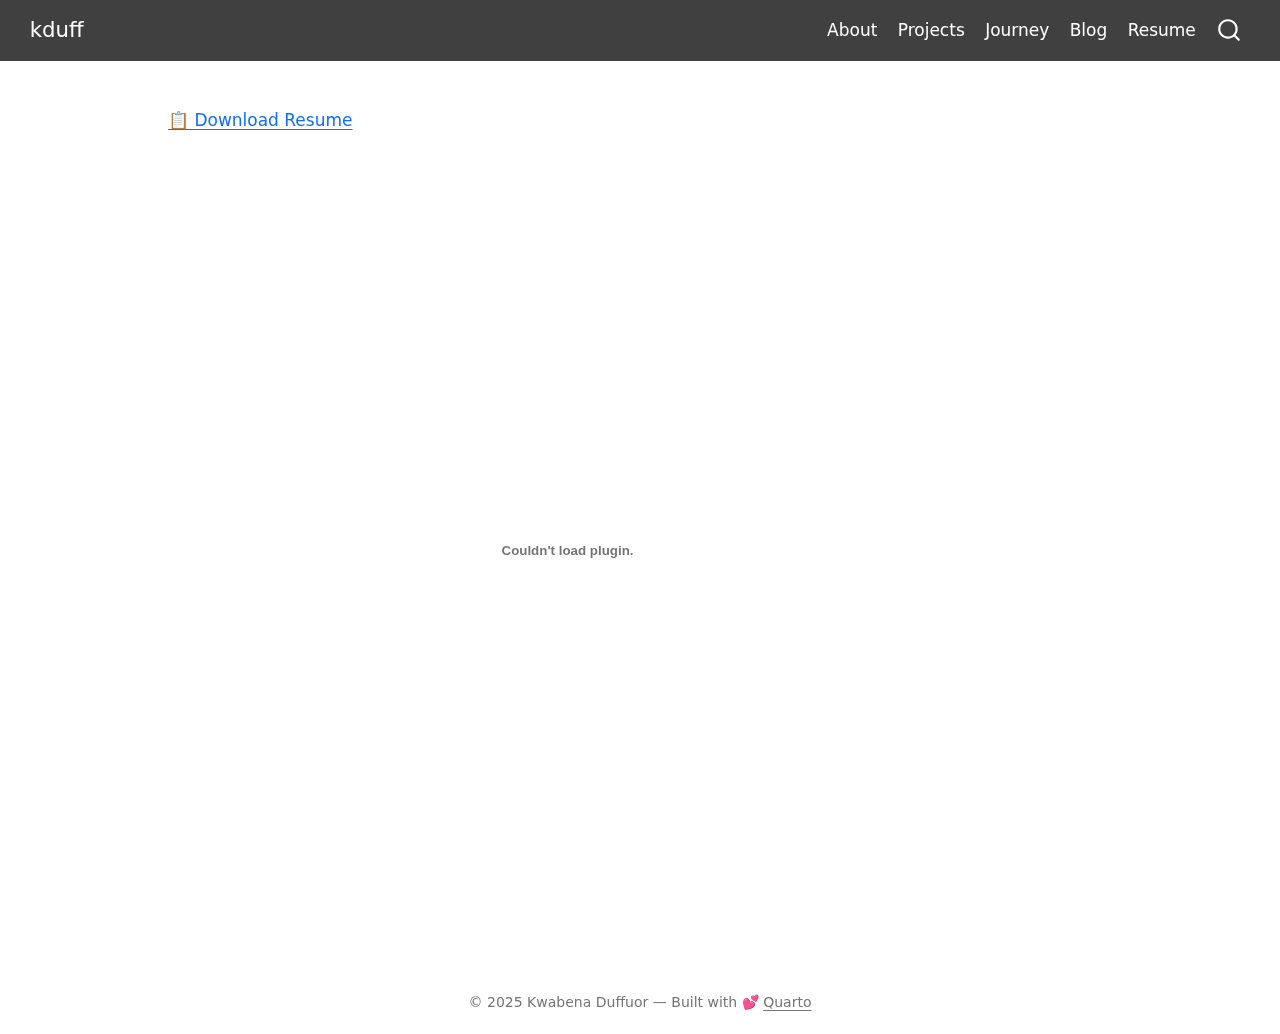
<file: docs/resume.html>
<!DOCTYPE html>
<html xmlns="http://www.w3.org/1999/xhtml" lang="en" xml:lang="en"><head>

<meta charset="utf-8">
<meta name="generator" content="quarto-1.7.32">

<meta name="viewport" content="width=device-width, initial-scale=1.0, user-scalable=yes">


<title>resume – kduff</title>
<style>
code{white-space: pre-wrap;}
span.smallcaps{font-variant: small-caps;}
div.columns{display: flex; gap: min(4vw, 1.5em);}
div.column{flex: auto; overflow-x: auto;}
div.hanging-indent{margin-left: 1.5em; text-indent: -1.5em;}
ul.task-list{list-style: none;}
ul.task-list li input[type="checkbox"] {
  width: 0.8em;
  margin: 0 0.8em 0.2em -1em; /* quarto-specific, see https://github.com/quarto-dev/quarto-cli/issues/4556 */ 
  vertical-align: middle;
}
</style>


<script src="site_libs/quarto-nav/quarto-nav.js"></script>
<script src="site_libs/clipboard/clipboard.min.js"></script>
<script src="site_libs/quarto-search/autocomplete.umd.js"></script>
<script src="site_libs/quarto-search/fuse.min.js"></script>
<script src="site_libs/quarto-search/quarto-search.js"></script>
<meta name="quarto:offset" content="./">
<link href="./favicon.ico" rel="icon">
<script src="site_libs/quarto-html/quarto.js" type="module"></script>
<script src="site_libs/quarto-html/tabsets/tabsets.js" type="module"></script>
<script src="site_libs/quarto-html/popper.min.js"></script>
<script src="site_libs/quarto-html/tippy.umd.min.js"></script>
<link href="site_libs/quarto-html/tippy.css" rel="stylesheet">
<link href="site_libs/quarto-html/quarto-syntax-highlighting-37eea08aefeeee20ff55810ff984fec1.css" rel="stylesheet" id="quarto-text-highlighting-styles">
<script src="site_libs/bootstrap/bootstrap.min.js"></script>
<link href="site_libs/bootstrap/bootstrap-icons.css" rel="stylesheet">
<link href="site_libs/bootstrap/bootstrap-991b1886d3c685c7aa2b62b80640c7af.min.css" rel="stylesheet" append-hash="true" id="quarto-bootstrap" data-mode="light">
<script id="quarto-search-options" type="application/json">{
  "location": "navbar",
  "copy-button": false,
  "collapse-after": 3,
  "panel-placement": "end",
  "type": "overlay",
  "limit": 50,
  "keyboard-shortcut": [
    "f",
    "/",
    "s"
  ],
  "show-item-context": false,
  "language": {
    "search-no-results-text": "No results",
    "search-matching-documents-text": "matching documents",
    "search-copy-link-title": "Copy link to search",
    "search-hide-matches-text": "Hide additional matches",
    "search-more-match-text": "more match in this document",
    "search-more-matches-text": "more matches in this document",
    "search-clear-button-title": "Clear",
    "search-text-placeholder": "",
    "search-detached-cancel-button-title": "Cancel",
    "search-submit-button-title": "Submit",
    "search-label": "Search"
  }
}</script>


<link rel="stylesheet" href="styles.css">
</head>

<body class="nav-fixed quarto-light">

<div id="quarto-search-results"></div>
  <header id="quarto-header" class="headroom fixed-top">
    <nav class="navbar navbar-expand-lg " data-bs-theme="dark">
      <div class="navbar-container container-fluid">
      <div class="navbar-brand-container mx-auto">
    <a class="navbar-brand" href="./index.html">
    <span class="navbar-title">kduff</span>
    </a>
  </div>
            <div id="quarto-search" class="" title="Search"></div>
          <button class="navbar-toggler" type="button" data-bs-toggle="collapse" data-bs-target="#navbarCollapse" aria-controls="navbarCollapse" role="menu" aria-expanded="false" aria-label="Toggle navigation" onclick="if (window.quartoToggleHeadroom) { window.quartoToggleHeadroom(); }">
  <span class="navbar-toggler-icon"></span>
</button>
          <div class="collapse navbar-collapse" id="navbarCollapse">
            <ul class="navbar-nav navbar-nav-scroll ms-auto">
  <li class="nav-item">
    <a class="nav-link" href="./index.html"> 
<span class="menu-text">About</span></a>
  </li>  
  <li class="nav-item">
    <a class="nav-link" href="./projects.html"> 
<span class="menu-text">Projects</span></a>
  </li>  
  <li class="nav-item">
    <a class="nav-link" href="./journey.html"> 
<span class="menu-text">Journey</span></a>
  </li>  
  <li class="nav-item">
    <a class="nav-link" href="./blog.html"> 
<span class="menu-text">Blog</span></a>
  </li>  
  <li class="nav-item">
    <a class="nav-link active" href="./resume.html" aria-current="page"> 
<span class="menu-text">Resume</span></a>
  </li>  
</ul>
          </div> <!-- /navcollapse -->
            <div class="quarto-navbar-tools">
</div>
      </div> <!-- /container-fluid -->
    </nav>
</header>
<!-- content -->
<div id="quarto-content" class="quarto-container page-columns page-rows-contents page-layout-article page-navbar">
<!-- sidebar -->
<!-- margin-sidebar -->
    <div id="quarto-margin-sidebar" class="sidebar margin-sidebar zindex-bottom">
        
    </div>
<!-- main -->
<main class="content" id="quarto-document-content"><header id="title-block-header" class="quarto-title-block"></header>




<div class="mobile-download">
<p><a href="resume/Kwabena Duffuor Resume.pdf" download="Kwabena_Duffuor_Resume.pdf" class="btn-download"> 📋 Download Resume </a></p>
</div>
<p><embed src="resume/Kwabena Duffuor Resume.pdf" style="width:100.0%" height="800"></p>



</main> <!-- /main -->
<script id="quarto-html-after-body" type="application/javascript">
  window.document.addEventListener("DOMContentLoaded", function (event) {
    const isCodeAnnotation = (el) => {
      for (const clz of el.classList) {
        if (clz.startsWith('code-annotation-')) {                     
          return true;
        }
      }
      return false;
    }
    const onCopySuccess = function(e) {
      // button target
      const button = e.trigger;
      // don't keep focus
      button.blur();
      // flash "checked"
      button.classList.add('code-copy-button-checked');
      var currentTitle = button.getAttribute("title");
      button.setAttribute("title", "Copied!");
      let tooltip;
      if (window.bootstrap) {
        button.setAttribute("data-bs-toggle", "tooltip");
        button.setAttribute("data-bs-placement", "left");
        button.setAttribute("data-bs-title", "Copied!");
        tooltip = new bootstrap.Tooltip(button, 
          { trigger: "manual", 
            customClass: "code-copy-button-tooltip",
            offset: [0, -8]});
        tooltip.show();    
      }
      setTimeout(function() {
        if (tooltip) {
          tooltip.hide();
          button.removeAttribute("data-bs-title");
          button.removeAttribute("data-bs-toggle");
          button.removeAttribute("data-bs-placement");
        }
        button.setAttribute("title", currentTitle);
        button.classList.remove('code-copy-button-checked');
      }, 1000);
      // clear code selection
      e.clearSelection();
    }
    const getTextToCopy = function(trigger) {
        const codeEl = trigger.previousElementSibling.cloneNode(true);
        for (const childEl of codeEl.children) {
          if (isCodeAnnotation(childEl)) {
            childEl.remove();
          }
        }
        return codeEl.innerText;
    }
    const clipboard = new window.ClipboardJS('.code-copy-button:not([data-in-quarto-modal])', {
      text: getTextToCopy
    });
    clipboard.on('success', onCopySuccess);
    if (window.document.getElementById('quarto-embedded-source-code-modal')) {
      const clipboardModal = new window.ClipboardJS('.code-copy-button[data-in-quarto-modal]', {
        text: getTextToCopy,
        container: window.document.getElementById('quarto-embedded-source-code-modal')
      });
      clipboardModal.on('success', onCopySuccess);
    }
      var localhostRegex = new RegExp(/^(?:http|https):\/\/localhost\:?[0-9]*\//);
      var mailtoRegex = new RegExp(/^mailto:/);
        var filterRegex = new RegExp('/' + window.location.host + '/');
      var isInternal = (href) => {
          return filterRegex.test(href) || localhostRegex.test(href) || mailtoRegex.test(href);
      }
      // Inspect non-navigation links and adorn them if external
     var links = window.document.querySelectorAll('a[href]:not(.nav-link):not(.navbar-brand):not(.toc-action):not(.sidebar-link):not(.sidebar-item-toggle):not(.pagination-link):not(.no-external):not([aria-hidden]):not(.dropdown-item):not(.quarto-navigation-tool):not(.about-link)');
      for (var i=0; i<links.length; i++) {
        const link = links[i];
        if (!isInternal(link.href)) {
          // undo the damage that might have been done by quarto-nav.js in the case of
          // links that we want to consider external
          if (link.dataset.originalHref !== undefined) {
            link.href = link.dataset.originalHref;
          }
        }
      }
    function tippyHover(el, contentFn, onTriggerFn, onUntriggerFn) {
      const config = {
        allowHTML: true,
        maxWidth: 500,
        delay: 100,
        arrow: false,
        appendTo: function(el) {
            return el.parentElement;
        },
        interactive: true,
        interactiveBorder: 10,
        theme: 'quarto',
        placement: 'bottom-start',
      };
      if (contentFn) {
        config.content = contentFn;
      }
      if (onTriggerFn) {
        config.onTrigger = onTriggerFn;
      }
      if (onUntriggerFn) {
        config.onUntrigger = onUntriggerFn;
      }
      window.tippy(el, config); 
    }
    const noterefs = window.document.querySelectorAll('a[role="doc-noteref"]');
    for (var i=0; i<noterefs.length; i++) {
      const ref = noterefs[i];
      tippyHover(ref, function() {
        // use id or data attribute instead here
        let href = ref.getAttribute('data-footnote-href') || ref.getAttribute('href');
        try { href = new URL(href).hash; } catch {}
        const id = href.replace(/^#\/?/, "");
        const note = window.document.getElementById(id);
        if (note) {
          return note.innerHTML;
        } else {
          return "";
        }
      });
    }
    const xrefs = window.document.querySelectorAll('a.quarto-xref');
    const processXRef = (id, note) => {
      // Strip column container classes
      const stripColumnClz = (el) => {
        el.classList.remove("page-full", "page-columns");
        if (el.children) {
          for (const child of el.children) {
            stripColumnClz(child);
          }
        }
      }
      stripColumnClz(note)
      if (id === null || id.startsWith('sec-')) {
        // Special case sections, only their first couple elements
        const container = document.createElement("div");
        if (note.children && note.children.length > 2) {
          container.appendChild(note.children[0].cloneNode(true));
          for (let i = 1; i < note.children.length; i++) {
            const child = note.children[i];
            if (child.tagName === "P" && child.innerText === "") {
              continue;
            } else {
              container.appendChild(child.cloneNode(true));
              break;
            }
          }
          if (window.Quarto?.typesetMath) {
            window.Quarto.typesetMath(container);
          }
          return container.innerHTML
        } else {
          if (window.Quarto?.typesetMath) {
            window.Quarto.typesetMath(note);
          }
          return note.innerHTML;
        }
      } else {
        // Remove any anchor links if they are present
        const anchorLink = note.querySelector('a.anchorjs-link');
        if (anchorLink) {
          anchorLink.remove();
        }
        if (window.Quarto?.typesetMath) {
          window.Quarto.typesetMath(note);
        }
        if (note.classList.contains("callout")) {
          return note.outerHTML;
        } else {
          return note.innerHTML;
        }
      }
    }
    for (var i=0; i<xrefs.length; i++) {
      const xref = xrefs[i];
      tippyHover(xref, undefined, function(instance) {
        instance.disable();
        let url = xref.getAttribute('href');
        let hash = undefined; 
        if (url.startsWith('#')) {
          hash = url;
        } else {
          try { hash = new URL(url).hash; } catch {}
        }
        if (hash) {
          const id = hash.replace(/^#\/?/, "");
          const note = window.document.getElementById(id);
          if (note !== null) {
            try {
              const html = processXRef(id, note.cloneNode(true));
              instance.setContent(html);
            } finally {
              instance.enable();
              instance.show();
            }
          } else {
            // See if we can fetch this
            fetch(url.split('#')[0])
            .then(res => res.text())
            .then(html => {
              const parser = new DOMParser();
              const htmlDoc = parser.parseFromString(html, "text/html");
              const note = htmlDoc.getElementById(id);
              if (note !== null) {
                const html = processXRef(id, note);
                instance.setContent(html);
              } 
            }).finally(() => {
              instance.enable();
              instance.show();
            });
          }
        } else {
          // See if we can fetch a full url (with no hash to target)
          // This is a special case and we should probably do some content thinning / targeting
          fetch(url)
          .then(res => res.text())
          .then(html => {
            const parser = new DOMParser();
            const htmlDoc = parser.parseFromString(html, "text/html");
            const note = htmlDoc.querySelector('main.content');
            if (note !== null) {
              // This should only happen for chapter cross references
              // (since there is no id in the URL)
              // remove the first header
              if (note.children.length > 0 && note.children[0].tagName === "HEADER") {
                note.children[0].remove();
              }
              const html = processXRef(null, note);
              instance.setContent(html);
            } 
          }).finally(() => {
            instance.enable();
            instance.show();
          });
        }
      }, function(instance) {
      });
    }
        let selectedAnnoteEl;
        const selectorForAnnotation = ( cell, annotation) => {
          let cellAttr = 'data-code-cell="' + cell + '"';
          let lineAttr = 'data-code-annotation="' +  annotation + '"';
          const selector = 'span[' + cellAttr + '][' + lineAttr + ']';
          return selector;
        }
        const selectCodeLines = (annoteEl) => {
          const doc = window.document;
          const targetCell = annoteEl.getAttribute("data-target-cell");
          const targetAnnotation = annoteEl.getAttribute("data-target-annotation");
          const annoteSpan = window.document.querySelector(selectorForAnnotation(targetCell, targetAnnotation));
          const lines = annoteSpan.getAttribute("data-code-lines").split(",");
          const lineIds = lines.map((line) => {
            return targetCell + "-" + line;
          })
          let top = null;
          let height = null;
          let parent = null;
          if (lineIds.length > 0) {
              //compute the position of the single el (top and bottom and make a div)
              const el = window.document.getElementById(lineIds[0]);
              top = el.offsetTop;
              height = el.offsetHeight;
              parent = el.parentElement.parentElement;
            if (lineIds.length > 1) {
              const lastEl = window.document.getElementById(lineIds[lineIds.length - 1]);
              const bottom = lastEl.offsetTop + lastEl.offsetHeight;
              height = bottom - top;
            }
            if (top !== null && height !== null && parent !== null) {
              // cook up a div (if necessary) and position it 
              let div = window.document.getElementById("code-annotation-line-highlight");
              if (div === null) {
                div = window.document.createElement("div");
                div.setAttribute("id", "code-annotation-line-highlight");
                div.style.position = 'absolute';
                parent.appendChild(div);
              }
              div.style.top = top - 2 + "px";
              div.style.height = height + 4 + "px";
              div.style.left = 0;
              let gutterDiv = window.document.getElementById("code-annotation-line-highlight-gutter");
              if (gutterDiv === null) {
                gutterDiv = window.document.createElement("div");
                gutterDiv.setAttribute("id", "code-annotation-line-highlight-gutter");
                gutterDiv.style.position = 'absolute';
                const codeCell = window.document.getElementById(targetCell);
                const gutter = codeCell.querySelector('.code-annotation-gutter');
                gutter.appendChild(gutterDiv);
              }
              gutterDiv.style.top = top - 2 + "px";
              gutterDiv.style.height = height + 4 + "px";
            }
            selectedAnnoteEl = annoteEl;
          }
        };
        const unselectCodeLines = () => {
          const elementsIds = ["code-annotation-line-highlight", "code-annotation-line-highlight-gutter"];
          elementsIds.forEach((elId) => {
            const div = window.document.getElementById(elId);
            if (div) {
              div.remove();
            }
          });
          selectedAnnoteEl = undefined;
        };
          // Handle positioning of the toggle
      window.addEventListener(
        "resize",
        throttle(() => {
          elRect = undefined;
          if (selectedAnnoteEl) {
            selectCodeLines(selectedAnnoteEl);
          }
        }, 10)
      );
      function throttle(fn, ms) {
      let throttle = false;
      let timer;
        return (...args) => {
          if(!throttle) { // first call gets through
              fn.apply(this, args);
              throttle = true;
          } else { // all the others get throttled
              if(timer) clearTimeout(timer); // cancel #2
              timer = setTimeout(() => {
                fn.apply(this, args);
                timer = throttle = false;
              }, ms);
          }
        };
      }
        // Attach click handler to the DT
        const annoteDls = window.document.querySelectorAll('dt[data-target-cell]');
        for (const annoteDlNode of annoteDls) {
          annoteDlNode.addEventListener('click', (event) => {
            const clickedEl = event.target;
            if (clickedEl !== selectedAnnoteEl) {
              unselectCodeLines();
              const activeEl = window.document.querySelector('dt[data-target-cell].code-annotation-active');
              if (activeEl) {
                activeEl.classList.remove('code-annotation-active');
              }
              selectCodeLines(clickedEl);
              clickedEl.classList.add('code-annotation-active');
            } else {
              // Unselect the line
              unselectCodeLines();
              clickedEl.classList.remove('code-annotation-active');
            }
          });
        }
    const findCites = (el) => {
      const parentEl = el.parentElement;
      if (parentEl) {
        const cites = parentEl.dataset.cites;
        if (cites) {
          return {
            el,
            cites: cites.split(' ')
          };
        } else {
          return findCites(el.parentElement)
        }
      } else {
        return undefined;
      }
    };
    var bibliorefs = window.document.querySelectorAll('a[role="doc-biblioref"]');
    for (var i=0; i<bibliorefs.length; i++) {
      const ref = bibliorefs[i];
      const citeInfo = findCites(ref);
      if (citeInfo) {
        tippyHover(citeInfo.el, function() {
          var popup = window.document.createElement('div');
          citeInfo.cites.forEach(function(cite) {
            var citeDiv = window.document.createElement('div');
            citeDiv.classList.add('hanging-indent');
            citeDiv.classList.add('csl-entry');
            var biblioDiv = window.document.getElementById('ref-' + cite);
            if (biblioDiv) {
              citeDiv.innerHTML = biblioDiv.innerHTML;
            }
            popup.appendChild(citeDiv);
          });
          return popup.innerHTML;
        });
      }
    }
  });
  </script>
</div> <!-- /content -->
<footer class="footer">
  <div class="nav-footer">
    <div class="nav-footer-left">
      &nbsp;
    </div>   
    <div class="nav-footer-center">
<p>© 2025 Kwabena Duffuor — Built with 💕 <a href="https://quarto.org">Quarto</a></p>
</div>
    <div class="nav-footer-right">
      &nbsp;
    </div>
  </div>
</footer>




</body></html>
</file>
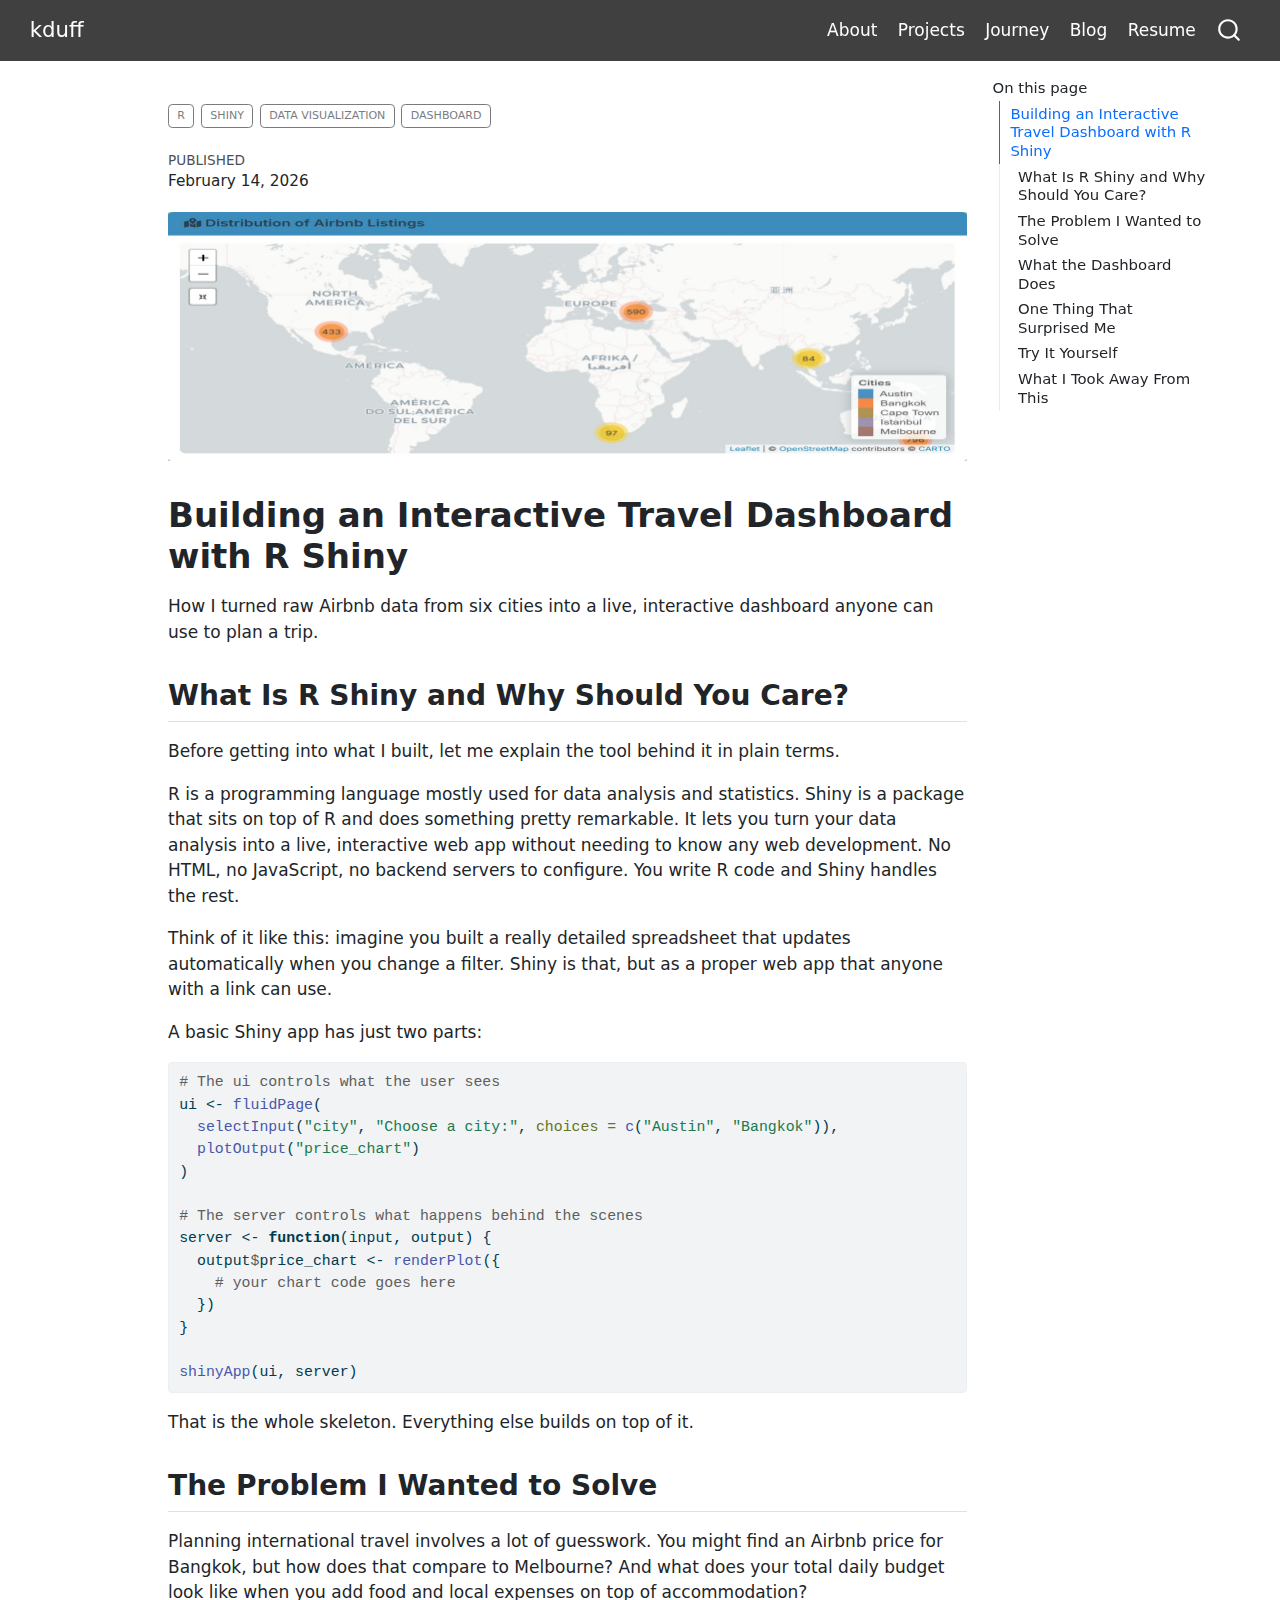
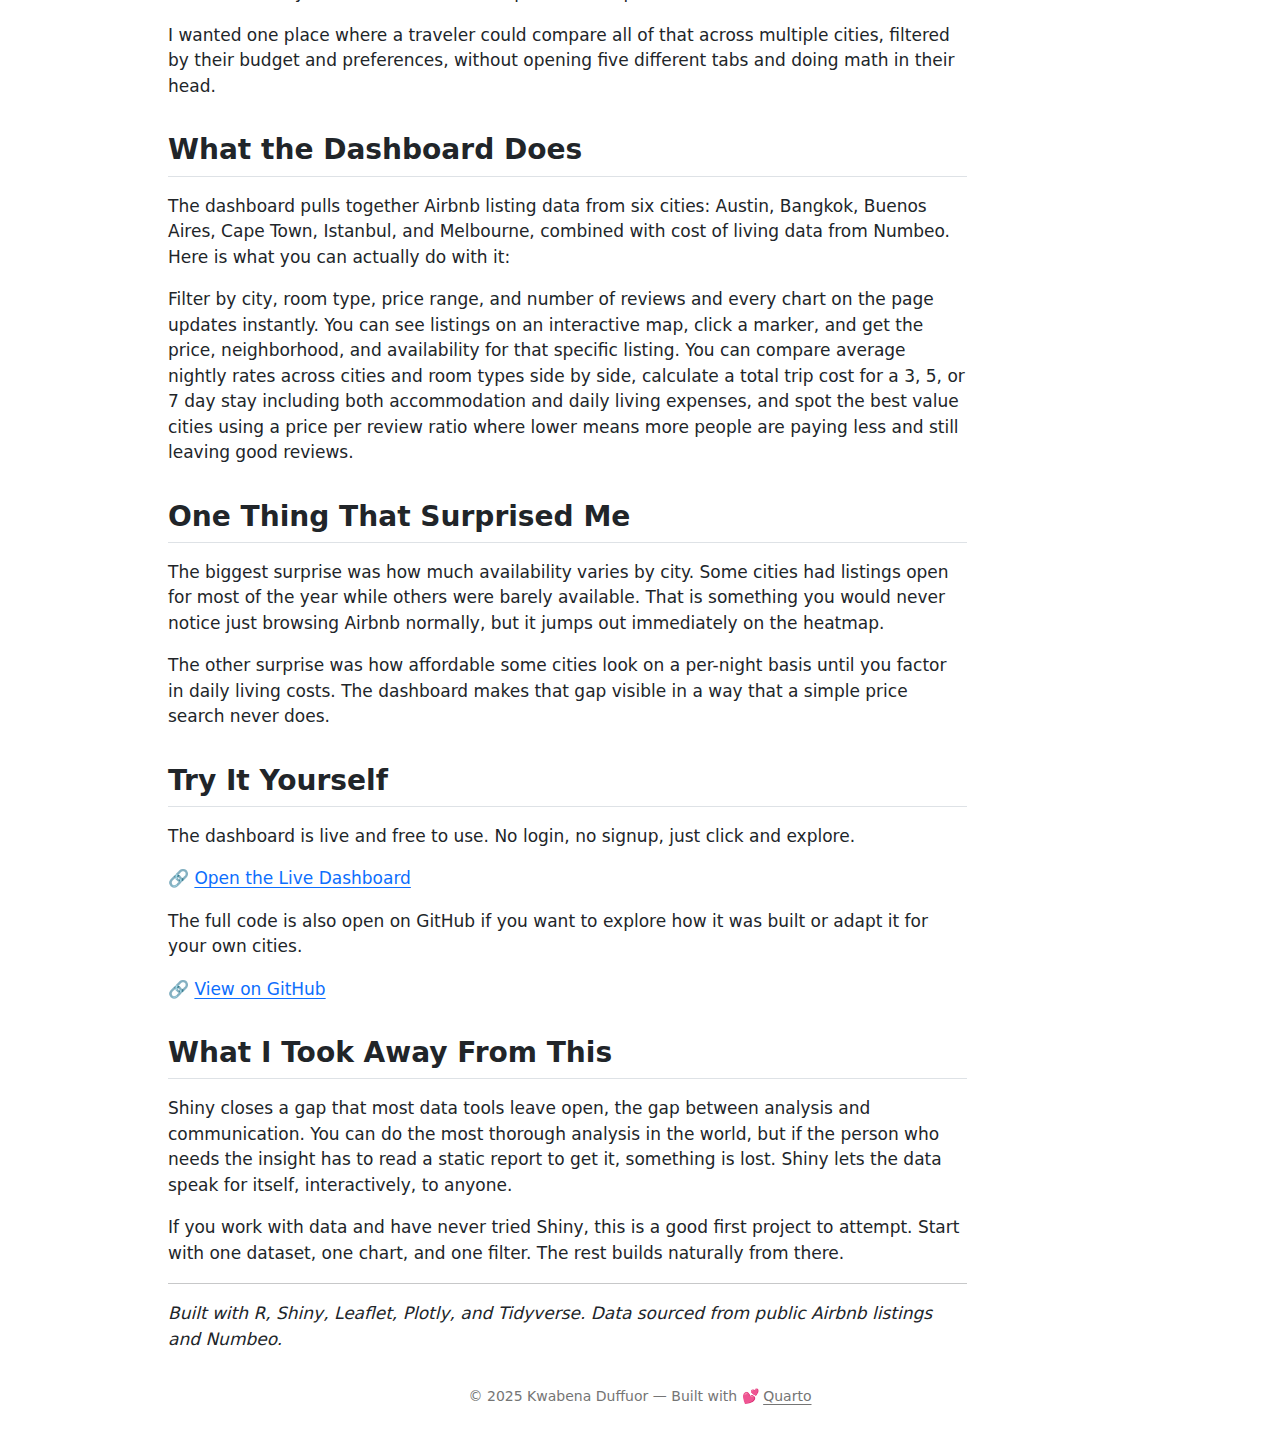
<file: docs/blog/airbnb-shiny-dashboard.html>
<!DOCTYPE html>
<html xmlns="http://www.w3.org/1999/xhtml" lang="en" xml:lang="en"><head>

<meta charset="utf-8">
<meta name="generator" content="quarto-1.7.32">

<meta name="viewport" content="width=device-width, initial-scale=1.0, user-scalable=yes">

<meta name="dcterms.date" content="2026-02-14">

<title>airbnb-shiny-dashboard – kduff</title>
<style>
code{white-space: pre-wrap;}
span.smallcaps{font-variant: small-caps;}
div.columns{display: flex; gap: min(4vw, 1.5em);}
div.column{flex: auto; overflow-x: auto;}
div.hanging-indent{margin-left: 1.5em; text-indent: -1.5em;}
ul.task-list{list-style: none;}
ul.task-list li input[type="checkbox"] {
  width: 0.8em;
  margin: 0 0.8em 0.2em -1em; /* quarto-specific, see https://github.com/quarto-dev/quarto-cli/issues/4556 */ 
  vertical-align: middle;
}
/* CSS for syntax highlighting */
html { -webkit-text-size-adjust: 100%; }
pre > code.sourceCode { white-space: pre; position: relative; }
pre > code.sourceCode > span { display: inline-block; line-height: 1.25; }
pre > code.sourceCode > span:empty { height: 1.2em; }
.sourceCode { overflow: visible; }
code.sourceCode > span { color: inherit; text-decoration: inherit; }
div.sourceCode { margin: 1em 0; }
pre.sourceCode { margin: 0; }
@media screen {
div.sourceCode { overflow: auto; }
}
@media print {
pre > code.sourceCode { white-space: pre-wrap; }
pre > code.sourceCode > span { text-indent: -5em; padding-left: 5em; }
}
pre.numberSource code
  { counter-reset: source-line 0; }
pre.numberSource code > span
  { position: relative; left: -4em; counter-increment: source-line; }
pre.numberSource code > span > a:first-child::before
  { content: counter(source-line);
    position: relative; left: -1em; text-align: right; vertical-align: baseline;
    border: none; display: inline-block;
    -webkit-touch-callout: none; -webkit-user-select: none;
    -khtml-user-select: none; -moz-user-select: none;
    -ms-user-select: none; user-select: none;
    padding: 0 4px; width: 4em;
  }
pre.numberSource { margin-left: 3em;  padding-left: 4px; }
div.sourceCode
  {   }
@media screen {
pre > code.sourceCode > span > a:first-child::before { text-decoration: underline; }
}
</style>


<script src="../site_libs/quarto-nav/quarto-nav.js"></script>
<script src="../site_libs/clipboard/clipboard.min.js"></script>
<script src="../site_libs/quarto-search/autocomplete.umd.js"></script>
<script src="../site_libs/quarto-search/fuse.min.js"></script>
<script src="../site_libs/quarto-search/quarto-search.js"></script>
<meta name="quarto:offset" content="../">
<link href="../favicon.ico" rel="icon">
<script src="../site_libs/quarto-html/quarto.js" type="module"></script>
<script src="../site_libs/quarto-html/tabsets/tabsets.js" type="module"></script>
<script src="../site_libs/quarto-html/popper.min.js"></script>
<script src="../site_libs/quarto-html/tippy.umd.min.js"></script>
<link href="../site_libs/quarto-html/tippy.css" rel="stylesheet">
<link href="../site_libs/quarto-html/quarto-syntax-highlighting-37eea08aefeeee20ff55810ff984fec1.css" rel="stylesheet" id="quarto-text-highlighting-styles">
<script src="../site_libs/bootstrap/bootstrap.min.js"></script>
<link href="../site_libs/bootstrap/bootstrap-icons.css" rel="stylesheet">
<link href="../site_libs/bootstrap/bootstrap-991b1886d3c685c7aa2b62b80640c7af.min.css" rel="stylesheet" append-hash="true" id="quarto-bootstrap" data-mode="light">
<script id="quarto-search-options" type="application/json">{
  "location": "navbar",
  "copy-button": false,
  "collapse-after": 3,
  "panel-placement": "end",
  "type": "overlay",
  "limit": 50,
  "keyboard-shortcut": [
    "f",
    "/",
    "s"
  ],
  "show-item-context": false,
  "language": {
    "search-no-results-text": "No results",
    "search-matching-documents-text": "matching documents",
    "search-copy-link-title": "Copy link to search",
    "search-hide-matches-text": "Hide additional matches",
    "search-more-match-text": "more match in this document",
    "search-more-matches-text": "more matches in this document",
    "search-clear-button-title": "Clear",
    "search-text-placeholder": "",
    "search-detached-cancel-button-title": "Cancel",
    "search-submit-button-title": "Submit",
    "search-label": "Search"
  }
}</script>
<script async="" src="https://www.googletagmanager.com/gtag/js?id=G-E4XBZLY3Z5"></script>

<script type="text/javascript">

window.dataLayer = window.dataLayer || [];
function gtag(){dataLayer.push(arguments);}
gtag('js', new Date());
gtag('config', 'G-E4XBZLY3Z5', { 'anonymize_ip': true});
</script>


<link rel="stylesheet" href="../styles.css">
</head>

<body class="nav-fixed quarto-light">

<div id="quarto-search-results"></div>
  <header id="quarto-header" class="headroom fixed-top">
    <nav class="navbar navbar-expand-lg " data-bs-theme="dark">
      <div class="navbar-container container-fluid">
      <div class="navbar-brand-container mx-auto">
    <a class="navbar-brand" href="../index.html">
    <span class="navbar-title">kduff</span>
    </a>
  </div>
            <div id="quarto-search" class="" title="Search"></div>
          <button class="navbar-toggler" type="button" data-bs-toggle="collapse" data-bs-target="#navbarCollapse" aria-controls="navbarCollapse" role="menu" aria-expanded="false" aria-label="Toggle navigation" onclick="if (window.quartoToggleHeadroom) { window.quartoToggleHeadroom(); }">
  <span class="navbar-toggler-icon"></span>
</button>
          <div class="collapse navbar-collapse" id="navbarCollapse">
            <ul class="navbar-nav navbar-nav-scroll ms-auto">
  <li class="nav-item">
    <a class="nav-link" href="../index.html"> 
<span class="menu-text">About</span></a>
  </li>  
  <li class="nav-item">
    <a class="nav-link" href="../projects.html"> 
<span class="menu-text">Projects</span></a>
  </li>  
  <li class="nav-item">
    <a class="nav-link" href="../journey.html"> 
<span class="menu-text">Journey</span></a>
  </li>  
  <li class="nav-item">
    <a class="nav-link" href="../blog.html"> 
<span class="menu-text">Blog</span></a>
  </li>  
  <li class="nav-item">
    <a class="nav-link" href="../resume.html"> 
<span class="menu-text">Resume</span></a>
  </li>  
</ul>
          </div> <!-- /navcollapse -->
            <div class="quarto-navbar-tools">
</div>
      </div> <!-- /container-fluid -->
    </nav>
</header>
<!-- content -->
<div id="quarto-content" class="quarto-container page-columns page-rows-contents page-layout-article page-navbar">
<!-- sidebar -->
<!-- margin-sidebar -->
    <div id="quarto-margin-sidebar" class="sidebar margin-sidebar">
        <nav id="TOC" role="doc-toc" class="toc-active">
    <h2 id="toc-title">On this page</h2>
   
  <ul>
  <li><a href="#building-an-interactive-travel-dashboard-with-r-shiny" id="toc-building-an-interactive-travel-dashboard-with-r-shiny" class="nav-link active" data-scroll-target="#building-an-interactive-travel-dashboard-with-r-shiny">Building an Interactive Travel Dashboard with R Shiny</a>
  <ul class="collapse">
  <li><a href="#what-is-r-shiny-and-why-should-you-care" id="toc-what-is-r-shiny-and-why-should-you-care" class="nav-link" data-scroll-target="#what-is-r-shiny-and-why-should-you-care">What Is R Shiny and Why Should You Care?</a></li>
  <li><a href="#the-problem-i-wanted-to-solve" id="toc-the-problem-i-wanted-to-solve" class="nav-link" data-scroll-target="#the-problem-i-wanted-to-solve">The Problem I Wanted to Solve</a></li>
  <li><a href="#what-the-dashboard-does" id="toc-what-the-dashboard-does" class="nav-link" data-scroll-target="#what-the-dashboard-does">What the Dashboard Does</a></li>
  <li><a href="#one-thing-that-surprised-me" id="toc-one-thing-that-surprised-me" class="nav-link" data-scroll-target="#one-thing-that-surprised-me">One Thing That Surprised Me</a></li>
  <li><a href="#try-it-yourself" id="toc-try-it-yourself" class="nav-link" data-scroll-target="#try-it-yourself">Try It Yourself</a></li>
  <li><a href="#what-i-took-away-from-this" id="toc-what-i-took-away-from-this" class="nav-link" data-scroll-target="#what-i-took-away-from-this">What I Took Away From This</a></li>
  </ul></li>
  </ul>
</nav>
    </div>
<!-- main -->
<main class="content" id="quarto-document-content">

<header id="title-block-header" class="quarto-title-block default">
<div class="quarto-title">
  <div class="quarto-categories">
    <div class="quarto-category">R</div>
    <div class="quarto-category">Shiny</div>
    <div class="quarto-category">Data Visualization</div>
    <div class="quarto-category">Dashboard</div>
  </div>
  </div>



<div class="quarto-title-meta">

    
    <div>
    <div class="quarto-title-meta-heading">Published</div>
    <div class="quarto-title-meta-contents">
      <p class="date">February 14, 2026</p>
    </div>
  </div>
  
    
  </div>
  


</header>


<div class="blog-banner">
<p><img src="../img/blogs/airbnb-dashboard-banner.jpg" class="img-fluid"></p>
</div>
<section id="building-an-interactive-travel-dashboard-with-r-shiny" class="level1">
<h1>Building an Interactive Travel Dashboard with R Shiny</h1>
<p>How I turned raw Airbnb data from six cities into a live, interactive dashboard anyone can use to plan a trip.</p>
<section id="what-is-r-shiny-and-why-should-you-care" class="level2">
<h2 data-anchor-id="what-is-r-shiny-and-why-should-you-care">What Is R Shiny and Why Should You Care?</h2>
<p>Before getting into what I built, let me explain the tool behind it in plain terms.</p>
<p>R is a programming language mostly used for data analysis and statistics. Shiny is a package that sits on top of R and does something pretty remarkable. It lets you turn your data analysis into a live, interactive web app without needing to know any web development. No HTML, no JavaScript, no backend servers to configure. You write R code and Shiny handles the rest.</p>
<p>Think of it like this: imagine you built a really detailed spreadsheet that updates automatically when you change a filter. Shiny is that, but as a proper web app that anyone with a link can use.</p>
<p>A basic Shiny app has just two parts:</p>
<div class="sourceCode" id="cb1"><pre class="sourceCode r code-with-copy"><code class="sourceCode r"><span id="cb1-1"><a href="#cb1-1" aria-hidden="true" tabindex="-1"></a><span class="co"># The ui controls what the user sees</span></span>
<span id="cb1-2"><a href="#cb1-2" aria-hidden="true" tabindex="-1"></a>ui <span class="ot">&lt;-</span> <span class="fu">fluidPage</span>(</span>
<span id="cb1-3"><a href="#cb1-3" aria-hidden="true" tabindex="-1"></a>  <span class="fu">selectInput</span>(<span class="st">"city"</span>, <span class="st">"Choose a city:"</span>, <span class="at">choices =</span> <span class="fu">c</span>(<span class="st">"Austin"</span>, <span class="st">"Bangkok"</span>)),</span>
<span id="cb1-4"><a href="#cb1-4" aria-hidden="true" tabindex="-1"></a>  <span class="fu">plotOutput</span>(<span class="st">"price_chart"</span>)</span>
<span id="cb1-5"><a href="#cb1-5" aria-hidden="true" tabindex="-1"></a>)</span>
<span id="cb1-6"><a href="#cb1-6" aria-hidden="true" tabindex="-1"></a></span>
<span id="cb1-7"><a href="#cb1-7" aria-hidden="true" tabindex="-1"></a><span class="co"># The server controls what happens behind the scenes</span></span>
<span id="cb1-8"><a href="#cb1-8" aria-hidden="true" tabindex="-1"></a>server <span class="ot">&lt;-</span> <span class="cf">function</span>(input, output) {</span>
<span id="cb1-9"><a href="#cb1-9" aria-hidden="true" tabindex="-1"></a>  output<span class="sc">$</span>price_chart <span class="ot">&lt;-</span> <span class="fu">renderPlot</span>({</span>
<span id="cb1-10"><a href="#cb1-10" aria-hidden="true" tabindex="-1"></a>    <span class="co"># your chart code goes here</span></span>
<span id="cb1-11"><a href="#cb1-11" aria-hidden="true" tabindex="-1"></a>  })</span>
<span id="cb1-12"><a href="#cb1-12" aria-hidden="true" tabindex="-1"></a>}</span>
<span id="cb1-13"><a href="#cb1-13" aria-hidden="true" tabindex="-1"></a></span>
<span id="cb1-14"><a href="#cb1-14" aria-hidden="true" tabindex="-1"></a><span class="fu">shinyApp</span>(ui, server)</span></code><button title="Copy to Clipboard" class="code-copy-button"><i class="bi"></i></button></pre></div>
<p>That is the whole skeleton. Everything else builds on top of it.</p>
</section>
<section id="the-problem-i-wanted-to-solve" class="level2">
<h2 data-anchor-id="the-problem-i-wanted-to-solve">The Problem I Wanted to Solve</h2>
<p>Planning international travel involves a lot of guesswork. You might find an Airbnb price for Bangkok, but how does that compare to Melbourne? And what does your total daily budget look like when you add food and local expenses on top of accommodation?</p>
<p>I wanted one place where a traveler could compare all of that across multiple cities, filtered by their budget and preferences, without opening five different tabs and doing math in their head.</p>
</section>
<section id="what-the-dashboard-does" class="level2">
<h2 data-anchor-id="what-the-dashboard-does">What the Dashboard Does</h2>
<p>The dashboard pulls together Airbnb listing data from six cities: Austin, Bangkok, Buenos Aires, Cape Town, Istanbul, and Melbourne, combined with cost of living data from Numbeo. Here is what you can actually do with it:</p>
<p>Filter by city, room type, price range, and number of reviews and every chart on the page updates instantly. You can see listings on an interactive map, click a marker, and get the price, neighborhood, and availability for that specific listing. You can compare average nightly rates across cities and room types side by side, calculate a total trip cost for a 3, 5, or 7 day stay including both accommodation and daily living expenses, and spot the best value cities using a price per review ratio where lower means more people are paying less and still leaving good reviews.</p>
</section>
<section id="one-thing-that-surprised-me" class="level2">
<h2 data-anchor-id="one-thing-that-surprised-me">One Thing That Surprised Me</h2>
<p>The biggest surprise was how much availability varies by city. Some cities had listings open for most of the year while others were barely available. That is something you would never notice just browsing Airbnb normally, but it jumps out immediately on the heatmap.</p>
<p>The other surprise was how affordable some cities look on a per-night basis until you factor in daily living costs. The dashboard makes that gap visible in a way that a simple price search never does.</p>
</section>
<section id="try-it-yourself" class="level2">
<h2 data-anchor-id="try-it-yourself">Try It Yourself</h2>
<p>The dashboard is live and free to use. No login, no signup, just click and explore.</p>
<p>🔗 <a href="https://kduffuor.shinyapps.io/airbnb-tourist-analytics-dashboard/">Open the Live Dashboard</a></p>
<p>The full code is also open on GitHub if you want to explore how it was built or adapt it for your own cities.</p>
<p>🔗 <a href="https://github.com/kduffuor/Airbnb-Tourist-Dashboard">View on GitHub</a></p>
</section>
<section id="what-i-took-away-from-this" class="level2">
<h2 data-anchor-id="what-i-took-away-from-this">What I Took Away From This</h2>
<p>Shiny closes a gap that most data tools leave open, the gap between analysis and communication. You can do the most thorough analysis in the world, but if the person who needs the insight has to read a static report to get it, something is lost. Shiny lets the data speak for itself, interactively, to anyone.</p>
<p>If you work with data and have never tried Shiny, this is a good first project to attempt. Start with one dataset, one chart, and one filter. The rest builds naturally from there.</p>
<hr>
<p><em>Built with R, Shiny, Leaflet, Plotly, and Tidyverse. Data sourced from public Airbnb listings and Numbeo.</em></p>


</section>
</section>

</main> <!-- /main -->
<script id="quarto-html-after-body" type="application/javascript">
  window.document.addEventListener("DOMContentLoaded", function (event) {
    const isCodeAnnotation = (el) => {
      for (const clz of el.classList) {
        if (clz.startsWith('code-annotation-')) {                     
          return true;
        }
      }
      return false;
    }
    const onCopySuccess = function(e) {
      // button target
      const button = e.trigger;
      // don't keep focus
      button.blur();
      // flash "checked"
      button.classList.add('code-copy-button-checked');
      var currentTitle = button.getAttribute("title");
      button.setAttribute("title", "Copied!");
      let tooltip;
      if (window.bootstrap) {
        button.setAttribute("data-bs-toggle", "tooltip");
        button.setAttribute("data-bs-placement", "left");
        button.setAttribute("data-bs-title", "Copied!");
        tooltip = new bootstrap.Tooltip(button, 
          { trigger: "manual", 
            customClass: "code-copy-button-tooltip",
            offset: [0, -8]});
        tooltip.show();    
      }
      setTimeout(function() {
        if (tooltip) {
          tooltip.hide();
          button.removeAttribute("data-bs-title");
          button.removeAttribute("data-bs-toggle");
          button.removeAttribute("data-bs-placement");
        }
        button.setAttribute("title", currentTitle);
        button.classList.remove('code-copy-button-checked');
      }, 1000);
      // clear code selection
      e.clearSelection();
    }
    const getTextToCopy = function(trigger) {
        const codeEl = trigger.previousElementSibling.cloneNode(true);
        for (const childEl of codeEl.children) {
          if (isCodeAnnotation(childEl)) {
            childEl.remove();
          }
        }
        return codeEl.innerText;
    }
    const clipboard = new window.ClipboardJS('.code-copy-button:not([data-in-quarto-modal])', {
      text: getTextToCopy
    });
    clipboard.on('success', onCopySuccess);
    if (window.document.getElementById('quarto-embedded-source-code-modal')) {
      const clipboardModal = new window.ClipboardJS('.code-copy-button[data-in-quarto-modal]', {
        text: getTextToCopy,
        container: window.document.getElementById('quarto-embedded-source-code-modal')
      });
      clipboardModal.on('success', onCopySuccess);
    }
      var localhostRegex = new RegExp(/^(?:http|https):\/\/localhost\:?[0-9]*\//);
      var mailtoRegex = new RegExp(/^mailto:/);
        var filterRegex = new RegExp('/' + window.location.host + '/');
      var isInternal = (href) => {
          return filterRegex.test(href) || localhostRegex.test(href) || mailtoRegex.test(href);
      }
      // Inspect non-navigation links and adorn them if external
     var links = window.document.querySelectorAll('a[href]:not(.nav-link):not(.navbar-brand):not(.toc-action):not(.sidebar-link):not(.sidebar-item-toggle):not(.pagination-link):not(.no-external):not([aria-hidden]):not(.dropdown-item):not(.quarto-navigation-tool):not(.about-link)');
      for (var i=0; i<links.length; i++) {
        const link = links[i];
        if (!isInternal(link.href)) {
          // undo the damage that might have been done by quarto-nav.js in the case of
          // links that we want to consider external
          if (link.dataset.originalHref !== undefined) {
            link.href = link.dataset.originalHref;
          }
        }
      }
    function tippyHover(el, contentFn, onTriggerFn, onUntriggerFn) {
      const config = {
        allowHTML: true,
        maxWidth: 500,
        delay: 100,
        arrow: false,
        appendTo: function(el) {
            return el.parentElement;
        },
        interactive: true,
        interactiveBorder: 10,
        theme: 'quarto',
        placement: 'bottom-start',
      };
      if (contentFn) {
        config.content = contentFn;
      }
      if (onTriggerFn) {
        config.onTrigger = onTriggerFn;
      }
      if (onUntriggerFn) {
        config.onUntrigger = onUntriggerFn;
      }
      window.tippy(el, config); 
    }
    const noterefs = window.document.querySelectorAll('a[role="doc-noteref"]');
    for (var i=0; i<noterefs.length; i++) {
      const ref = noterefs[i];
      tippyHover(ref, function() {
        // use id or data attribute instead here
        let href = ref.getAttribute('data-footnote-href') || ref.getAttribute('href');
        try { href = new URL(href).hash; } catch {}
        const id = href.replace(/^#\/?/, "");
        const note = window.document.getElementById(id);
        if (note) {
          return note.innerHTML;
        } else {
          return "";
        }
      });
    }
    const xrefs = window.document.querySelectorAll('a.quarto-xref');
    const processXRef = (id, note) => {
      // Strip column container classes
      const stripColumnClz = (el) => {
        el.classList.remove("page-full", "page-columns");
        if (el.children) {
          for (const child of el.children) {
            stripColumnClz(child);
          }
        }
      }
      stripColumnClz(note)
      if (id === null || id.startsWith('sec-')) {
        // Special case sections, only their first couple elements
        const container = document.createElement("div");
        if (note.children && note.children.length > 2) {
          container.appendChild(note.children[0].cloneNode(true));
          for (let i = 1; i < note.children.length; i++) {
            const child = note.children[i];
            if (child.tagName === "P" && child.innerText === "") {
              continue;
            } else {
              container.appendChild(child.cloneNode(true));
              break;
            }
          }
          if (window.Quarto?.typesetMath) {
            window.Quarto.typesetMath(container);
          }
          return container.innerHTML
        } else {
          if (window.Quarto?.typesetMath) {
            window.Quarto.typesetMath(note);
          }
          return note.innerHTML;
        }
      } else {
        // Remove any anchor links if they are present
        const anchorLink = note.querySelector('a.anchorjs-link');
        if (anchorLink) {
          anchorLink.remove();
        }
        if (window.Quarto?.typesetMath) {
          window.Quarto.typesetMath(note);
        }
        if (note.classList.contains("callout")) {
          return note.outerHTML;
        } else {
          return note.innerHTML;
        }
      }
    }
    for (var i=0; i<xrefs.length; i++) {
      const xref = xrefs[i];
      tippyHover(xref, undefined, function(instance) {
        instance.disable();
        let url = xref.getAttribute('href');
        let hash = undefined; 
        if (url.startsWith('#')) {
          hash = url;
        } else {
          try { hash = new URL(url).hash; } catch {}
        }
        if (hash) {
          const id = hash.replace(/^#\/?/, "");
          const note = window.document.getElementById(id);
          if (note !== null) {
            try {
              const html = processXRef(id, note.cloneNode(true));
              instance.setContent(html);
            } finally {
              instance.enable();
              instance.show();
            }
          } else {
            // See if we can fetch this
            fetch(url.split('#')[0])
            .then(res => res.text())
            .then(html => {
              const parser = new DOMParser();
              const htmlDoc = parser.parseFromString(html, "text/html");
              const note = htmlDoc.getElementById(id);
              if (note !== null) {
                const html = processXRef(id, note);
                instance.setContent(html);
              } 
            }).finally(() => {
              instance.enable();
              instance.show();
            });
          }
        } else {
          // See if we can fetch a full url (with no hash to target)
          // This is a special case and we should probably do some content thinning / targeting
          fetch(url)
          .then(res => res.text())
          .then(html => {
            const parser = new DOMParser();
            const htmlDoc = parser.parseFromString(html, "text/html");
            const note = htmlDoc.querySelector('main.content');
            if (note !== null) {
              // This should only happen for chapter cross references
              // (since there is no id in the URL)
              // remove the first header
              if (note.children.length > 0 && note.children[0].tagName === "HEADER") {
                note.children[0].remove();
              }
              const html = processXRef(null, note);
              instance.setContent(html);
            } 
          }).finally(() => {
            instance.enable();
            instance.show();
          });
        }
      }, function(instance) {
      });
    }
        let selectedAnnoteEl;
        const selectorForAnnotation = ( cell, annotation) => {
          let cellAttr = 'data-code-cell="' + cell + '"';
          let lineAttr = 'data-code-annotation="' +  annotation + '"';
          const selector = 'span[' + cellAttr + '][' + lineAttr + ']';
          return selector;
        }
        const selectCodeLines = (annoteEl) => {
          const doc = window.document;
          const targetCell = annoteEl.getAttribute("data-target-cell");
          const targetAnnotation = annoteEl.getAttribute("data-target-annotation");
          const annoteSpan = window.document.querySelector(selectorForAnnotation(targetCell, targetAnnotation));
          const lines = annoteSpan.getAttribute("data-code-lines").split(",");
          const lineIds = lines.map((line) => {
            return targetCell + "-" + line;
          })
          let top = null;
          let height = null;
          let parent = null;
          if (lineIds.length > 0) {
              //compute the position of the single el (top and bottom and make a div)
              const el = window.document.getElementById(lineIds[0]);
              top = el.offsetTop;
              height = el.offsetHeight;
              parent = el.parentElement.parentElement;
            if (lineIds.length > 1) {
              const lastEl = window.document.getElementById(lineIds[lineIds.length - 1]);
              const bottom = lastEl.offsetTop + lastEl.offsetHeight;
              height = bottom - top;
            }
            if (top !== null && height !== null && parent !== null) {
              // cook up a div (if necessary) and position it 
              let div = window.document.getElementById("code-annotation-line-highlight");
              if (div === null) {
                div = window.document.createElement("div");
                div.setAttribute("id", "code-annotation-line-highlight");
                div.style.position = 'absolute';
                parent.appendChild(div);
              }
              div.style.top = top - 2 + "px";
              div.style.height = height + 4 + "px";
              div.style.left = 0;
              let gutterDiv = window.document.getElementById("code-annotation-line-highlight-gutter");
              if (gutterDiv === null) {
                gutterDiv = window.document.createElement("div");
                gutterDiv.setAttribute("id", "code-annotation-line-highlight-gutter");
                gutterDiv.style.position = 'absolute';
                const codeCell = window.document.getElementById(targetCell);
                const gutter = codeCell.querySelector('.code-annotation-gutter');
                gutter.appendChild(gutterDiv);
              }
              gutterDiv.style.top = top - 2 + "px";
              gutterDiv.style.height = height + 4 + "px";
            }
            selectedAnnoteEl = annoteEl;
          }
        };
        const unselectCodeLines = () => {
          const elementsIds = ["code-annotation-line-highlight", "code-annotation-line-highlight-gutter"];
          elementsIds.forEach((elId) => {
            const div = window.document.getElementById(elId);
            if (div) {
              div.remove();
            }
          });
          selectedAnnoteEl = undefined;
        };
          // Handle positioning of the toggle
      window.addEventListener(
        "resize",
        throttle(() => {
          elRect = undefined;
          if (selectedAnnoteEl) {
            selectCodeLines(selectedAnnoteEl);
          }
        }, 10)
      );
      function throttle(fn, ms) {
      let throttle = false;
      let timer;
        return (...args) => {
          if(!throttle) { // first call gets through
              fn.apply(this, args);
              throttle = true;
          } else { // all the others get throttled
              if(timer) clearTimeout(timer); // cancel #2
              timer = setTimeout(() => {
                fn.apply(this, args);
                timer = throttle = false;
              }, ms);
          }
        };
      }
        // Attach click handler to the DT
        const annoteDls = window.document.querySelectorAll('dt[data-target-cell]');
        for (const annoteDlNode of annoteDls) {
          annoteDlNode.addEventListener('click', (event) => {
            const clickedEl = event.target;
            if (clickedEl !== selectedAnnoteEl) {
              unselectCodeLines();
              const activeEl = window.document.querySelector('dt[data-target-cell].code-annotation-active');
              if (activeEl) {
                activeEl.classList.remove('code-annotation-active');
              }
              selectCodeLines(clickedEl);
              clickedEl.classList.add('code-annotation-active');
            } else {
              // Unselect the line
              unselectCodeLines();
              clickedEl.classList.remove('code-annotation-active');
            }
          });
        }
    const findCites = (el) => {
      const parentEl = el.parentElement;
      if (parentEl) {
        const cites = parentEl.dataset.cites;
        if (cites) {
          return {
            el,
            cites: cites.split(' ')
          };
        } else {
          return findCites(el.parentElement)
        }
      } else {
        return undefined;
      }
    };
    var bibliorefs = window.document.querySelectorAll('a[role="doc-biblioref"]');
    for (var i=0; i<bibliorefs.length; i++) {
      const ref = bibliorefs[i];
      const citeInfo = findCites(ref);
      if (citeInfo) {
        tippyHover(citeInfo.el, function() {
          var popup = window.document.createElement('div');
          citeInfo.cites.forEach(function(cite) {
            var citeDiv = window.document.createElement('div');
            citeDiv.classList.add('hanging-indent');
            citeDiv.classList.add('csl-entry');
            var biblioDiv = window.document.getElementById('ref-' + cite);
            if (biblioDiv) {
              citeDiv.innerHTML = biblioDiv.innerHTML;
            }
            popup.appendChild(citeDiv);
          });
          return popup.innerHTML;
        });
      }
    }
  });
  </script>
</div> <!-- /content -->
<footer class="footer">
  <div class="nav-footer">
    <div class="nav-footer-left">
      &nbsp;
    </div>   
    <div class="nav-footer-center">
<p>© 2025 Kwabena Duffuor — Built with 💕 <a href="https://quarto.org">Quarto</a></p>
</div>
    <div class="nav-footer-right">
      &nbsp;
    </div>
  </div>
</footer>




</body></html>
</file>
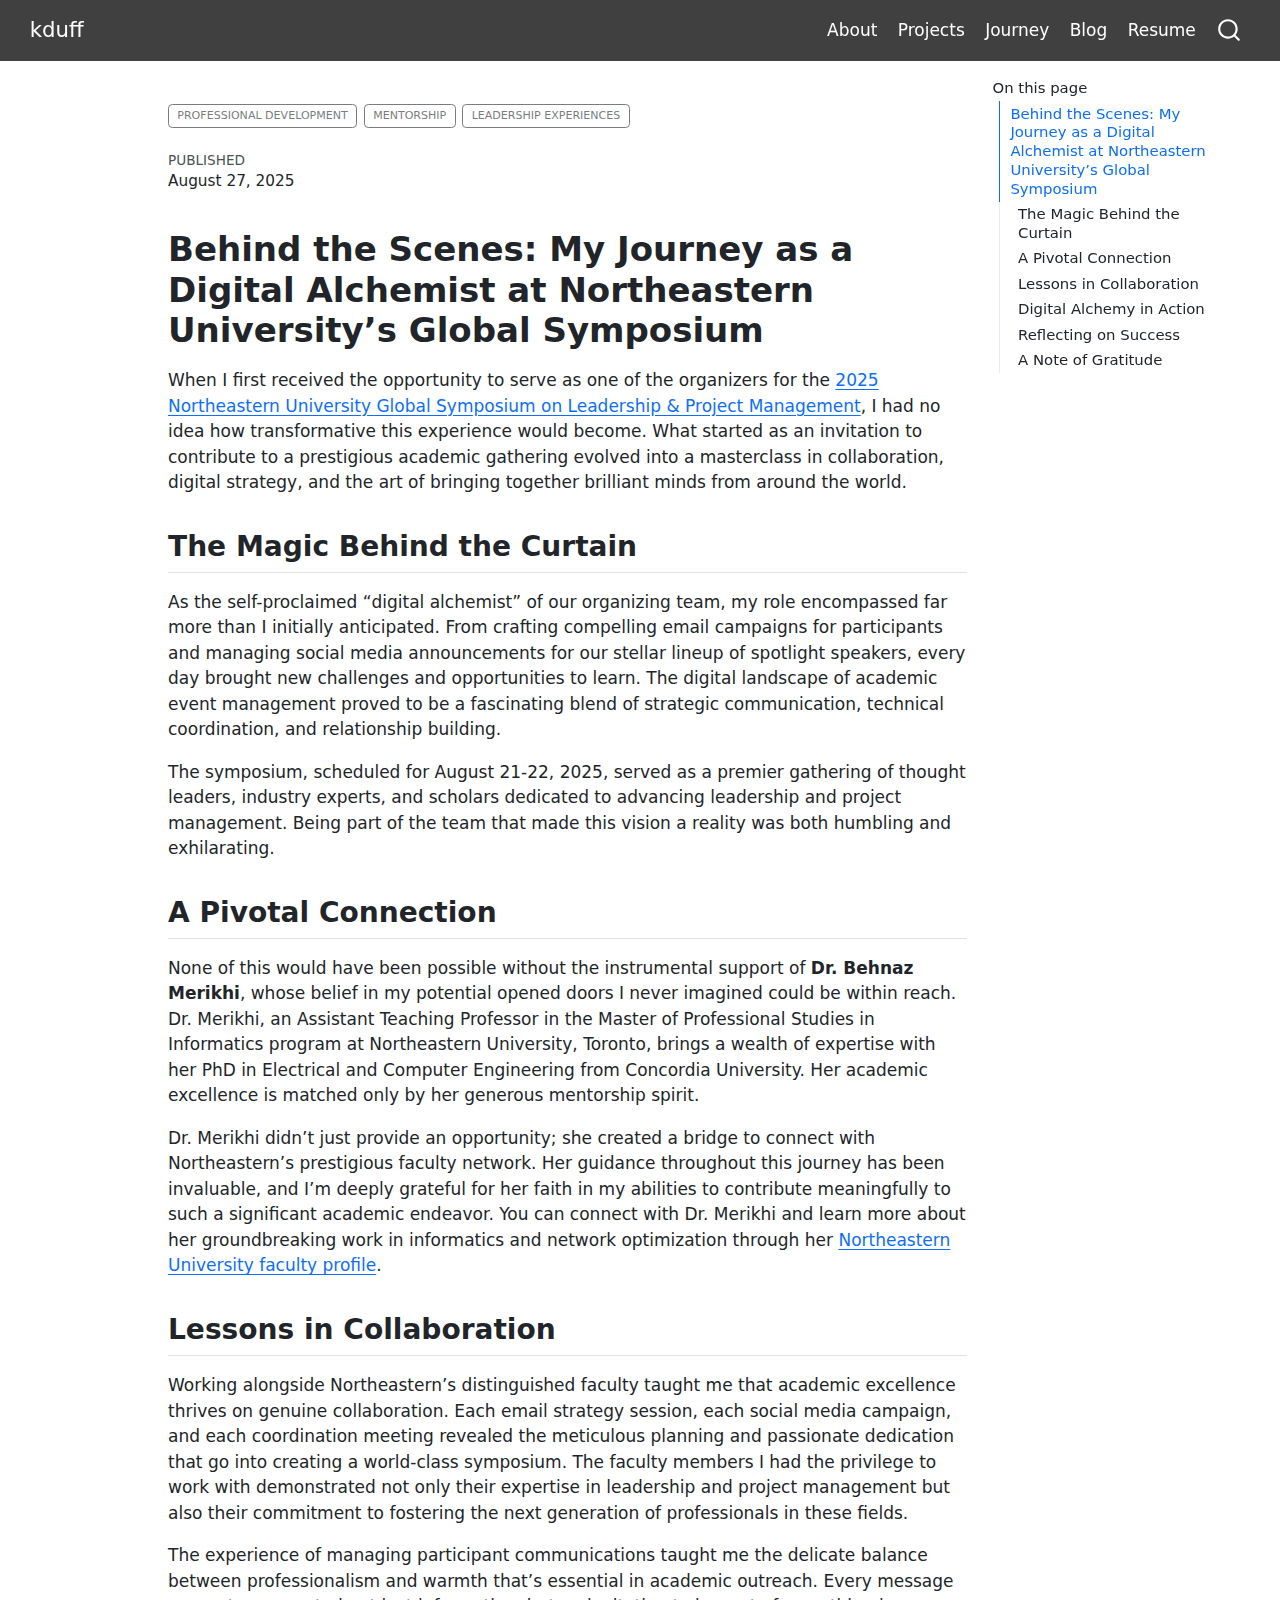
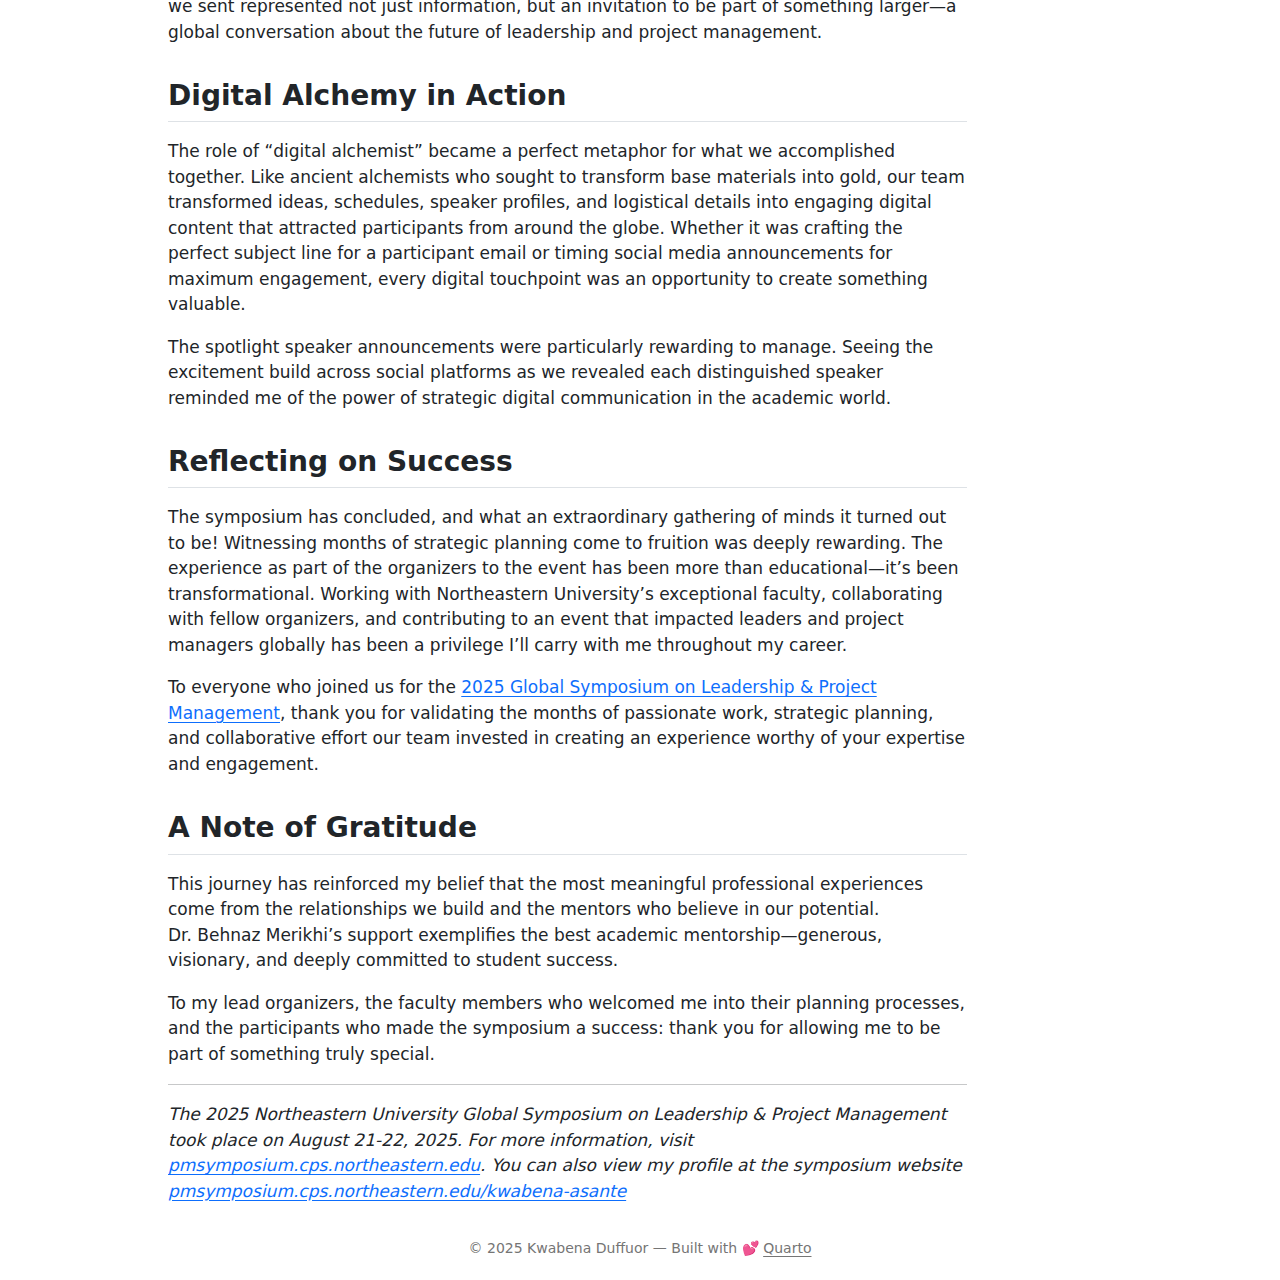
<file: docs/blog/digital-alchemy-at-northeastern.html>
<!DOCTYPE html>
<html xmlns="http://www.w3.org/1999/xhtml" lang="en" xml:lang="en"><head>

<meta charset="utf-8">
<meta name="generator" content="quarto-1.7.32">

<meta name="viewport" content="width=device-width, initial-scale=1.0, user-scalable=yes">

<meta name="dcterms.date" content="2025-08-27">

<title>digital-alchemy-at-northeastern – kduff</title>
<style>
code{white-space: pre-wrap;}
span.smallcaps{font-variant: small-caps;}
div.columns{display: flex; gap: min(4vw, 1.5em);}
div.column{flex: auto; overflow-x: auto;}
div.hanging-indent{margin-left: 1.5em; text-indent: -1.5em;}
ul.task-list{list-style: none;}
ul.task-list li input[type="checkbox"] {
  width: 0.8em;
  margin: 0 0.8em 0.2em -1em; /* quarto-specific, see https://github.com/quarto-dev/quarto-cli/issues/4556 */ 
  vertical-align: middle;
}
</style>


<script src="../site_libs/quarto-nav/quarto-nav.js"></script>
<script src="../site_libs/clipboard/clipboard.min.js"></script>
<script src="../site_libs/quarto-search/autocomplete.umd.js"></script>
<script src="../site_libs/quarto-search/fuse.min.js"></script>
<script src="../site_libs/quarto-search/quarto-search.js"></script>
<meta name="quarto:offset" content="../">
<link href="../favicon.ico" rel="icon">
<script src="../site_libs/quarto-html/quarto.js" type="module"></script>
<script src="../site_libs/quarto-html/tabsets/tabsets.js" type="module"></script>
<script src="../site_libs/quarto-html/popper.min.js"></script>
<script src="../site_libs/quarto-html/tippy.umd.min.js"></script>
<link href="../site_libs/quarto-html/tippy.css" rel="stylesheet">
<link href="../site_libs/quarto-html/quarto-syntax-highlighting-37eea08aefeeee20ff55810ff984fec1.css" rel="stylesheet" id="quarto-text-highlighting-styles">
<script src="../site_libs/bootstrap/bootstrap.min.js"></script>
<link href="../site_libs/bootstrap/bootstrap-icons.css" rel="stylesheet">
<link href="../site_libs/bootstrap/bootstrap-991b1886d3c685c7aa2b62b80640c7af.min.css" rel="stylesheet" append-hash="true" id="quarto-bootstrap" data-mode="light">
<script id="quarto-search-options" type="application/json">{
  "location": "navbar",
  "copy-button": false,
  "collapse-after": 3,
  "panel-placement": "end",
  "type": "overlay",
  "limit": 50,
  "keyboard-shortcut": [
    "f",
    "/",
    "s"
  ],
  "show-item-context": false,
  "language": {
    "search-no-results-text": "No results",
    "search-matching-documents-text": "matching documents",
    "search-copy-link-title": "Copy link to search",
    "search-hide-matches-text": "Hide additional matches",
    "search-more-match-text": "more match in this document",
    "search-more-matches-text": "more matches in this document",
    "search-clear-button-title": "Clear",
    "search-text-placeholder": "",
    "search-detached-cancel-button-title": "Cancel",
    "search-submit-button-title": "Submit",
    "search-label": "Search"
  }
}</script>


<link rel="stylesheet" href="../styles.css">
</head>

<body class="nav-fixed quarto-light">

<div id="quarto-search-results"></div>
  <header id="quarto-header" class="headroom fixed-top">
    <nav class="navbar navbar-expand-lg " data-bs-theme="dark">
      <div class="navbar-container container-fluid">
      <div class="navbar-brand-container mx-auto">
    <a class="navbar-brand" href="../index.html">
    <span class="navbar-title">kduff</span>
    </a>
  </div>
            <div id="quarto-search" class="" title="Search"></div>
          <button class="navbar-toggler" type="button" data-bs-toggle="collapse" data-bs-target="#navbarCollapse" aria-controls="navbarCollapse" role="menu" aria-expanded="false" aria-label="Toggle navigation" onclick="if (window.quartoToggleHeadroom) { window.quartoToggleHeadroom(); }">
  <span class="navbar-toggler-icon"></span>
</button>
          <div class="collapse navbar-collapse" id="navbarCollapse">
            <ul class="navbar-nav navbar-nav-scroll ms-auto">
  <li class="nav-item">
    <a class="nav-link" href="../index.html"> 
<span class="menu-text">About</span></a>
  </li>  
  <li class="nav-item">
    <a class="nav-link" href="../projects.html"> 
<span class="menu-text">Projects</span></a>
  </li>  
  <li class="nav-item">
    <a class="nav-link" href="../journey.html"> 
<span class="menu-text">Journey</span></a>
  </li>  
  <li class="nav-item">
    <a class="nav-link" href="../blog.html"> 
<span class="menu-text">Blog</span></a>
  </li>  
  <li class="nav-item">
    <a class="nav-link" href="../resume.html"> 
<span class="menu-text">Resume</span></a>
  </li>  
</ul>
          </div> <!-- /navcollapse -->
            <div class="quarto-navbar-tools">
</div>
      </div> <!-- /container-fluid -->
    </nav>
</header>
<!-- content -->
<div id="quarto-content" class="quarto-container page-columns page-rows-contents page-layout-article page-navbar">
<!-- sidebar -->
<!-- margin-sidebar -->
    <div id="quarto-margin-sidebar" class="sidebar margin-sidebar">
        <nav id="TOC" role="doc-toc" class="toc-active">
    <h2 id="toc-title">On this page</h2>
   
  <ul>
  <li><a href="#behind-the-scenes-my-journey-as-a-digital-alchemist-at-northeastern-universitys-global-symposium" id="toc-behind-the-scenes-my-journey-as-a-digital-alchemist-at-northeastern-universitys-global-symposium" class="nav-link active" data-scroll-target="#behind-the-scenes-my-journey-as-a-digital-alchemist-at-northeastern-universitys-global-symposium">Behind the Scenes: My Journey as a Digital Alchemist at Northeastern University’s Global Symposium</a>
  <ul class="collapse">
  <li><a href="#the-magic-behind-the-curtain" id="toc-the-magic-behind-the-curtain" class="nav-link" data-scroll-target="#the-magic-behind-the-curtain">The Magic Behind the Curtain</a></li>
  <li><a href="#a-pivotal-connection" id="toc-a-pivotal-connection" class="nav-link" data-scroll-target="#a-pivotal-connection">A Pivotal Connection</a></li>
  <li><a href="#lessons-in-collaboration" id="toc-lessons-in-collaboration" class="nav-link" data-scroll-target="#lessons-in-collaboration">Lessons in Collaboration</a></li>
  <li><a href="#digital-alchemy-in-action" id="toc-digital-alchemy-in-action" class="nav-link" data-scroll-target="#digital-alchemy-in-action">Digital Alchemy in Action</a></li>
  <li><a href="#reflecting-on-success" id="toc-reflecting-on-success" class="nav-link" data-scroll-target="#reflecting-on-success">Reflecting on Success</a></li>
  <li><a href="#a-note-of-gratitude" id="toc-a-note-of-gratitude" class="nav-link" data-scroll-target="#a-note-of-gratitude">A Note of Gratitude</a></li>
  </ul></li>
  </ul>
</nav>
    </div>
<!-- main -->
<main class="content" id="quarto-document-content">

<header id="title-block-header" class="quarto-title-block default">
<div class="quarto-title">
  <div class="quarto-categories">
    <div class="quarto-category">Professional Development</div>
    <div class="quarto-category">Mentorship</div>
    <div class="quarto-category">Leadership Experiences</div>
  </div>
  </div>



<div class="quarto-title-meta">

    
    <div>
    <div class="quarto-title-meta-heading">Published</div>
    <div class="quarto-title-meta-contents">
      <p class="date">August 27, 2025</p>
    </div>
  </div>
  
    
  </div>
  


</header>


<section id="behind-the-scenes-my-journey-as-a-digital-alchemist-at-northeastern-universitys-global-symposium" class="level1">
<h1>Behind the Scenes: My Journey as a Digital Alchemist at Northeastern University’s Global Symposium</h1>
<p>When I first received the opportunity to serve as one of the organizers for the <a href="https://pmsymposium.cps.northeastern.edu/basic-page/">2025 Northeastern University Global Symposium on Leadership &amp; Project Management</a>, I had no idea how transformative this experience would become. What started as an invitation to contribute to a prestigious academic gathering evolved into a masterclass in collaboration, digital strategy, and the art of bringing together brilliant minds from around the world.</p>
<section id="the-magic-behind-the-curtain" class="level2">
<h2 data-anchor-id="the-magic-behind-the-curtain">The Magic Behind the Curtain</h2>
<p>As the self-proclaimed “digital alchemist” of our organizing team, my role encompassed far more than I initially anticipated. From crafting compelling email campaigns for participants and managing social media announcements for our stellar lineup of spotlight speakers, every day brought new challenges and opportunities to learn. The digital landscape of academic event management proved to be a fascinating blend of strategic communication, technical coordination, and relationship building.</p>
<p>The symposium, scheduled for August 21-22, 2025, served as a premier gathering of thought leaders, industry experts, and scholars dedicated to advancing leadership and project management. Being part of the team that made this vision a reality was both humbling and exhilarating.</p>
</section>
<section id="a-pivotal-connection" class="level2">
<h2 data-anchor-id="a-pivotal-connection">A Pivotal Connection</h2>
<p>None of this would have been possible without the instrumental support of <strong>Dr.&nbsp;Behnaz Merikhi</strong>, whose belief in my potential opened doors I never imagined could be within reach. Dr.&nbsp;Merikhi, an Assistant Teaching Professor in the Master of Professional Studies in Informatics program at Northeastern University, Toronto, brings a wealth of expertise with her PhD in Electrical and Computer Engineering from Concordia University. Her academic excellence is matched only by her generous mentorship spirit.</p>
<p>Dr.&nbsp;Merikhi didn’t just provide an opportunity; she created a bridge to connect with Northeastern’s prestigious faculty network. Her guidance throughout this journey has been invaluable, and I’m deeply grateful for her faith in my abilities to contribute meaningfully to such a significant academic endeavor. You can connect with Dr.&nbsp;Merikhi and learn more about her groundbreaking work in informatics and network optimization through her <a href="https://cps.northeastern.edu/faculty/behnaz-merikhi/">Northeastern University faculty profile</a>.</p>
</section>
<section id="lessons-in-collaboration" class="level2">
<h2 data-anchor-id="lessons-in-collaboration">Lessons in Collaboration</h2>
<p>Working alongside Northeastern’s distinguished faculty taught me that academic excellence thrives on genuine collaboration. Each email strategy session, each social media campaign, and each coordination meeting revealed the meticulous planning and passionate dedication that go into creating a world-class symposium. The faculty members I had the privilege to work with demonstrated not only their expertise in leadership and project management but also their commitment to fostering the next generation of professionals in these fields.</p>
<p>The experience of managing participant communications taught me the delicate balance between professionalism and warmth that’s essential in academic outreach. Every message we sent represented not just information, but an invitation to be part of something larger—a global conversation about the future of leadership and project management.</p>
</section>
<section id="digital-alchemy-in-action" class="level2">
<h2 data-anchor-id="digital-alchemy-in-action">Digital Alchemy in Action</h2>
<p>The role of “digital alchemist” became a perfect metaphor for what we accomplished together. Like ancient alchemists who sought to transform base materials into gold, our team transformed ideas, schedules, speaker profiles, and logistical details into engaging digital content that attracted participants from around the globe. Whether it was crafting the perfect subject line for a participant email or timing social media announcements for maximum engagement, every digital touchpoint was an opportunity to create something valuable.</p>
<p>The spotlight speaker announcements were particularly rewarding to manage. Seeing the excitement build across social platforms as we revealed each distinguished speaker reminded me of the power of strategic digital communication in the academic world.</p>
</section>
<section id="reflecting-on-success" class="level2">
<h2 data-anchor-id="reflecting-on-success">Reflecting on Success</h2>
<p>The symposium has concluded, and what an extraordinary gathering of minds it turned out to be! Witnessing months of strategic planning come to fruition was deeply rewarding. The experience as part of the organizers to the event has been more than educational—it’s been transformational. Working with Northeastern University’s exceptional faculty, collaborating with fellow organizers, and contributing to an event that impacted leaders and project managers globally has been a privilege I’ll carry with me throughout my career.</p>
<p>To everyone who joined us for the <a href="https://pmsymposium.cps.northeastern.edu/">2025 Global Symposium on Leadership &amp; Project Management</a>, thank you for validating the months of passionate work, strategic planning, and collaborative effort our team invested in creating an experience worthy of your expertise and engagement.</p>
</section>
<section id="a-note-of-gratitude" class="level2">
<h2 data-anchor-id="a-note-of-gratitude">A Note of Gratitude</h2>
<p>This journey has reinforced my belief that the most meaningful professional experiences come from the relationships we build and the mentors who believe in our potential. Dr.&nbsp;Behnaz Merikhi’s support exemplifies the best academic mentorship—generous, visionary, and deeply committed to student success.</p>
<p>To my lead organizers, the faculty members who welcomed me into their planning processes, and the participants who made the symposium a success: thank you for allowing me to be part of something truly special.</p>
<hr>
<p><em>The 2025 Northeastern University Global Symposium on Leadership &amp; Project Management took place on August 21-22, 2025. For more information, visit <a href="https://pmsymposium.cps.northeastern.edu/">pmsymposium.cps.northeastern.edu</a>. You can also view my profile at the symposium website <a href="https://pmsymposium.cps.northeastern.edu/kwabena-asante">pmsymposium.cps.northeastern.edu/kwabena-asante</a></em></p>


</section>
</section>

</main> <!-- /main -->
<script id="quarto-html-after-body" type="application/javascript">
  window.document.addEventListener("DOMContentLoaded", function (event) {
    const isCodeAnnotation = (el) => {
      for (const clz of el.classList) {
        if (clz.startsWith('code-annotation-')) {                     
          return true;
        }
      }
      return false;
    }
    const onCopySuccess = function(e) {
      // button target
      const button = e.trigger;
      // don't keep focus
      button.blur();
      // flash "checked"
      button.classList.add('code-copy-button-checked');
      var currentTitle = button.getAttribute("title");
      button.setAttribute("title", "Copied!");
      let tooltip;
      if (window.bootstrap) {
        button.setAttribute("data-bs-toggle", "tooltip");
        button.setAttribute("data-bs-placement", "left");
        button.setAttribute("data-bs-title", "Copied!");
        tooltip = new bootstrap.Tooltip(button, 
          { trigger: "manual", 
            customClass: "code-copy-button-tooltip",
            offset: [0, -8]});
        tooltip.show();    
      }
      setTimeout(function() {
        if (tooltip) {
          tooltip.hide();
          button.removeAttribute("data-bs-title");
          button.removeAttribute("data-bs-toggle");
          button.removeAttribute("data-bs-placement");
        }
        button.setAttribute("title", currentTitle);
        button.classList.remove('code-copy-button-checked');
      }, 1000);
      // clear code selection
      e.clearSelection();
    }
    const getTextToCopy = function(trigger) {
        const codeEl = trigger.previousElementSibling.cloneNode(true);
        for (const childEl of codeEl.children) {
          if (isCodeAnnotation(childEl)) {
            childEl.remove();
          }
        }
        return codeEl.innerText;
    }
    const clipboard = new window.ClipboardJS('.code-copy-button:not([data-in-quarto-modal])', {
      text: getTextToCopy
    });
    clipboard.on('success', onCopySuccess);
    if (window.document.getElementById('quarto-embedded-source-code-modal')) {
      const clipboardModal = new window.ClipboardJS('.code-copy-button[data-in-quarto-modal]', {
        text: getTextToCopy,
        container: window.document.getElementById('quarto-embedded-source-code-modal')
      });
      clipboardModal.on('success', onCopySuccess);
    }
      var localhostRegex = new RegExp(/^(?:http|https):\/\/localhost\:?[0-9]*\//);
      var mailtoRegex = new RegExp(/^mailto:/);
        var filterRegex = new RegExp('/' + window.location.host + '/');
      var isInternal = (href) => {
          return filterRegex.test(href) || localhostRegex.test(href) || mailtoRegex.test(href);
      }
      // Inspect non-navigation links and adorn them if external
     var links = window.document.querySelectorAll('a[href]:not(.nav-link):not(.navbar-brand):not(.toc-action):not(.sidebar-link):not(.sidebar-item-toggle):not(.pagination-link):not(.no-external):not([aria-hidden]):not(.dropdown-item):not(.quarto-navigation-tool):not(.about-link)');
      for (var i=0; i<links.length; i++) {
        const link = links[i];
        if (!isInternal(link.href)) {
          // undo the damage that might have been done by quarto-nav.js in the case of
          // links that we want to consider external
          if (link.dataset.originalHref !== undefined) {
            link.href = link.dataset.originalHref;
          }
        }
      }
    function tippyHover(el, contentFn, onTriggerFn, onUntriggerFn) {
      const config = {
        allowHTML: true,
        maxWidth: 500,
        delay: 100,
        arrow: false,
        appendTo: function(el) {
            return el.parentElement;
        },
        interactive: true,
        interactiveBorder: 10,
        theme: 'quarto',
        placement: 'bottom-start',
      };
      if (contentFn) {
        config.content = contentFn;
      }
      if (onTriggerFn) {
        config.onTrigger = onTriggerFn;
      }
      if (onUntriggerFn) {
        config.onUntrigger = onUntriggerFn;
      }
      window.tippy(el, config); 
    }
    const noterefs = window.document.querySelectorAll('a[role="doc-noteref"]');
    for (var i=0; i<noterefs.length; i++) {
      const ref = noterefs[i];
      tippyHover(ref, function() {
        // use id or data attribute instead here
        let href = ref.getAttribute('data-footnote-href') || ref.getAttribute('href');
        try { href = new URL(href).hash; } catch {}
        const id = href.replace(/^#\/?/, "");
        const note = window.document.getElementById(id);
        if (note) {
          return note.innerHTML;
        } else {
          return "";
        }
      });
    }
    const xrefs = window.document.querySelectorAll('a.quarto-xref');
    const processXRef = (id, note) => {
      // Strip column container classes
      const stripColumnClz = (el) => {
        el.classList.remove("page-full", "page-columns");
        if (el.children) {
          for (const child of el.children) {
            stripColumnClz(child);
          }
        }
      }
      stripColumnClz(note)
      if (id === null || id.startsWith('sec-')) {
        // Special case sections, only their first couple elements
        const container = document.createElement("div");
        if (note.children && note.children.length > 2) {
          container.appendChild(note.children[0].cloneNode(true));
          for (let i = 1; i < note.children.length; i++) {
            const child = note.children[i];
            if (child.tagName === "P" && child.innerText === "") {
              continue;
            } else {
              container.appendChild(child.cloneNode(true));
              break;
            }
          }
          if (window.Quarto?.typesetMath) {
            window.Quarto.typesetMath(container);
          }
          return container.innerHTML
        } else {
          if (window.Quarto?.typesetMath) {
            window.Quarto.typesetMath(note);
          }
          return note.innerHTML;
        }
      } else {
        // Remove any anchor links if they are present
        const anchorLink = note.querySelector('a.anchorjs-link');
        if (anchorLink) {
          anchorLink.remove();
        }
        if (window.Quarto?.typesetMath) {
          window.Quarto.typesetMath(note);
        }
        if (note.classList.contains("callout")) {
          return note.outerHTML;
        } else {
          return note.innerHTML;
        }
      }
    }
    for (var i=0; i<xrefs.length; i++) {
      const xref = xrefs[i];
      tippyHover(xref, undefined, function(instance) {
        instance.disable();
        let url = xref.getAttribute('href');
        let hash = undefined; 
        if (url.startsWith('#')) {
          hash = url;
        } else {
          try { hash = new URL(url).hash; } catch {}
        }
        if (hash) {
          const id = hash.replace(/^#\/?/, "");
          const note = window.document.getElementById(id);
          if (note !== null) {
            try {
              const html = processXRef(id, note.cloneNode(true));
              instance.setContent(html);
            } finally {
              instance.enable();
              instance.show();
            }
          } else {
            // See if we can fetch this
            fetch(url.split('#')[0])
            .then(res => res.text())
            .then(html => {
              const parser = new DOMParser();
              const htmlDoc = parser.parseFromString(html, "text/html");
              const note = htmlDoc.getElementById(id);
              if (note !== null) {
                const html = processXRef(id, note);
                instance.setContent(html);
              } 
            }).finally(() => {
              instance.enable();
              instance.show();
            });
          }
        } else {
          // See if we can fetch a full url (with no hash to target)
          // This is a special case and we should probably do some content thinning / targeting
          fetch(url)
          .then(res => res.text())
          .then(html => {
            const parser = new DOMParser();
            const htmlDoc = parser.parseFromString(html, "text/html");
            const note = htmlDoc.querySelector('main.content');
            if (note !== null) {
              // This should only happen for chapter cross references
              // (since there is no id in the URL)
              // remove the first header
              if (note.children.length > 0 && note.children[0].tagName === "HEADER") {
                note.children[0].remove();
              }
              const html = processXRef(null, note);
              instance.setContent(html);
            } 
          }).finally(() => {
            instance.enable();
            instance.show();
          });
        }
      }, function(instance) {
      });
    }
        let selectedAnnoteEl;
        const selectorForAnnotation = ( cell, annotation) => {
          let cellAttr = 'data-code-cell="' + cell + '"';
          let lineAttr = 'data-code-annotation="' +  annotation + '"';
          const selector = 'span[' + cellAttr + '][' + lineAttr + ']';
          return selector;
        }
        const selectCodeLines = (annoteEl) => {
          const doc = window.document;
          const targetCell = annoteEl.getAttribute("data-target-cell");
          const targetAnnotation = annoteEl.getAttribute("data-target-annotation");
          const annoteSpan = window.document.querySelector(selectorForAnnotation(targetCell, targetAnnotation));
          const lines = annoteSpan.getAttribute("data-code-lines").split(",");
          const lineIds = lines.map((line) => {
            return targetCell + "-" + line;
          })
          let top = null;
          let height = null;
          let parent = null;
          if (lineIds.length > 0) {
              //compute the position of the single el (top and bottom and make a div)
              const el = window.document.getElementById(lineIds[0]);
              top = el.offsetTop;
              height = el.offsetHeight;
              parent = el.parentElement.parentElement;
            if (lineIds.length > 1) {
              const lastEl = window.document.getElementById(lineIds[lineIds.length - 1]);
              const bottom = lastEl.offsetTop + lastEl.offsetHeight;
              height = bottom - top;
            }
            if (top !== null && height !== null && parent !== null) {
              // cook up a div (if necessary) and position it 
              let div = window.document.getElementById("code-annotation-line-highlight");
              if (div === null) {
                div = window.document.createElement("div");
                div.setAttribute("id", "code-annotation-line-highlight");
                div.style.position = 'absolute';
                parent.appendChild(div);
              }
              div.style.top = top - 2 + "px";
              div.style.height = height + 4 + "px";
              div.style.left = 0;
              let gutterDiv = window.document.getElementById("code-annotation-line-highlight-gutter");
              if (gutterDiv === null) {
                gutterDiv = window.document.createElement("div");
                gutterDiv.setAttribute("id", "code-annotation-line-highlight-gutter");
                gutterDiv.style.position = 'absolute';
                const codeCell = window.document.getElementById(targetCell);
                const gutter = codeCell.querySelector('.code-annotation-gutter');
                gutter.appendChild(gutterDiv);
              }
              gutterDiv.style.top = top - 2 + "px";
              gutterDiv.style.height = height + 4 + "px";
            }
            selectedAnnoteEl = annoteEl;
          }
        };
        const unselectCodeLines = () => {
          const elementsIds = ["code-annotation-line-highlight", "code-annotation-line-highlight-gutter"];
          elementsIds.forEach((elId) => {
            const div = window.document.getElementById(elId);
            if (div) {
              div.remove();
            }
          });
          selectedAnnoteEl = undefined;
        };
          // Handle positioning of the toggle
      window.addEventListener(
        "resize",
        throttle(() => {
          elRect = undefined;
          if (selectedAnnoteEl) {
            selectCodeLines(selectedAnnoteEl);
          }
        }, 10)
      );
      function throttle(fn, ms) {
      let throttle = false;
      let timer;
        return (...args) => {
          if(!throttle) { // first call gets through
              fn.apply(this, args);
              throttle = true;
          } else { // all the others get throttled
              if(timer) clearTimeout(timer); // cancel #2
              timer = setTimeout(() => {
                fn.apply(this, args);
                timer = throttle = false;
              }, ms);
          }
        };
      }
        // Attach click handler to the DT
        const annoteDls = window.document.querySelectorAll('dt[data-target-cell]');
        for (const annoteDlNode of annoteDls) {
          annoteDlNode.addEventListener('click', (event) => {
            const clickedEl = event.target;
            if (clickedEl !== selectedAnnoteEl) {
              unselectCodeLines();
              const activeEl = window.document.querySelector('dt[data-target-cell].code-annotation-active');
              if (activeEl) {
                activeEl.classList.remove('code-annotation-active');
              }
              selectCodeLines(clickedEl);
              clickedEl.classList.add('code-annotation-active');
            } else {
              // Unselect the line
              unselectCodeLines();
              clickedEl.classList.remove('code-annotation-active');
            }
          });
        }
    const findCites = (el) => {
      const parentEl = el.parentElement;
      if (parentEl) {
        const cites = parentEl.dataset.cites;
        if (cites) {
          return {
            el,
            cites: cites.split(' ')
          };
        } else {
          return findCites(el.parentElement)
        }
      } else {
        return undefined;
      }
    };
    var bibliorefs = window.document.querySelectorAll('a[role="doc-biblioref"]');
    for (var i=0; i<bibliorefs.length; i++) {
      const ref = bibliorefs[i];
      const citeInfo = findCites(ref);
      if (citeInfo) {
        tippyHover(citeInfo.el, function() {
          var popup = window.document.createElement('div');
          citeInfo.cites.forEach(function(cite) {
            var citeDiv = window.document.createElement('div');
            citeDiv.classList.add('hanging-indent');
            citeDiv.classList.add('csl-entry');
            var biblioDiv = window.document.getElementById('ref-' + cite);
            if (biblioDiv) {
              citeDiv.innerHTML = biblioDiv.innerHTML;
            }
            popup.appendChild(citeDiv);
          });
          return popup.innerHTML;
        });
      }
    }
  });
  </script>
</div> <!-- /content -->
<footer class="footer">
  <div class="nav-footer">
    <div class="nav-footer-left">
      &nbsp;
    </div>   
    <div class="nav-footer-center">
<p>© 2025 Kwabena Duffuor — Built with 💕 <a href="https://quarto.org">Quarto</a></p>
</div>
    <div class="nav-footer-right">
      &nbsp;
    </div>
  </div>
</footer>




</body></html>
</file>
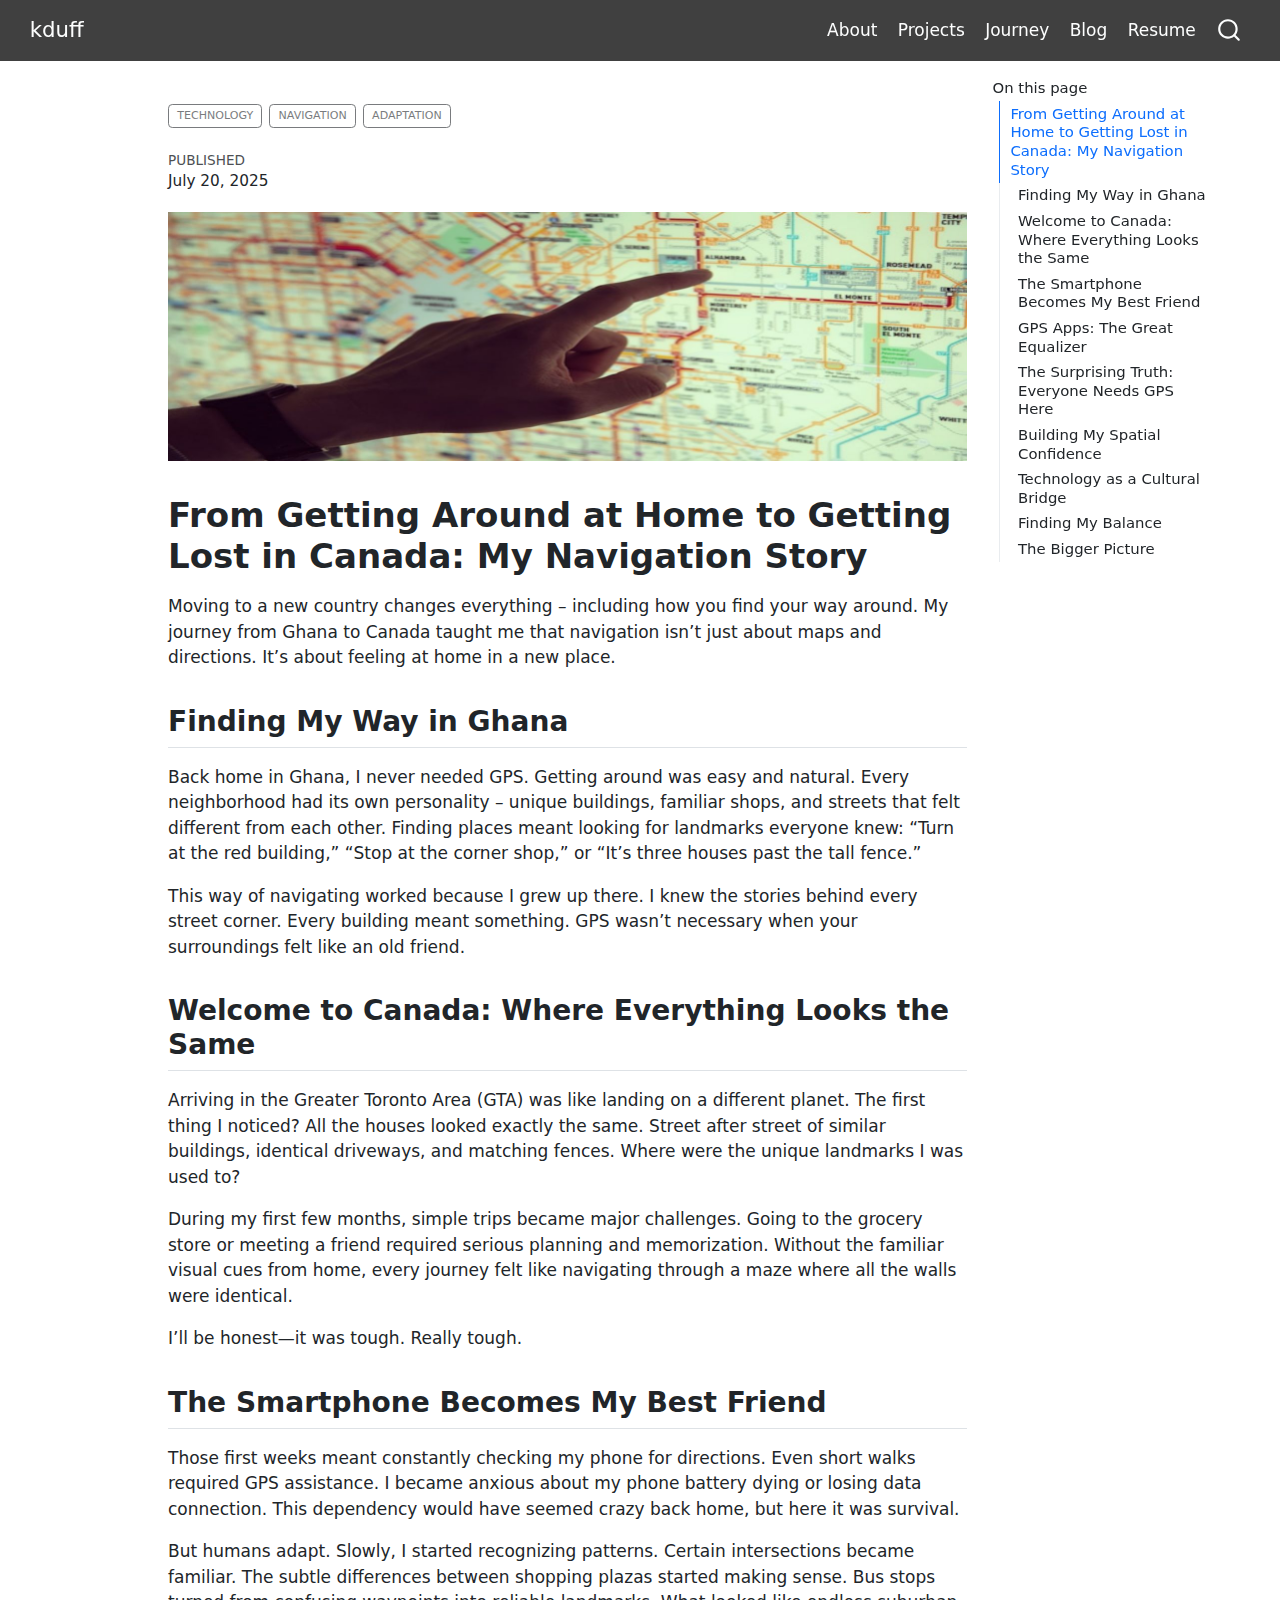
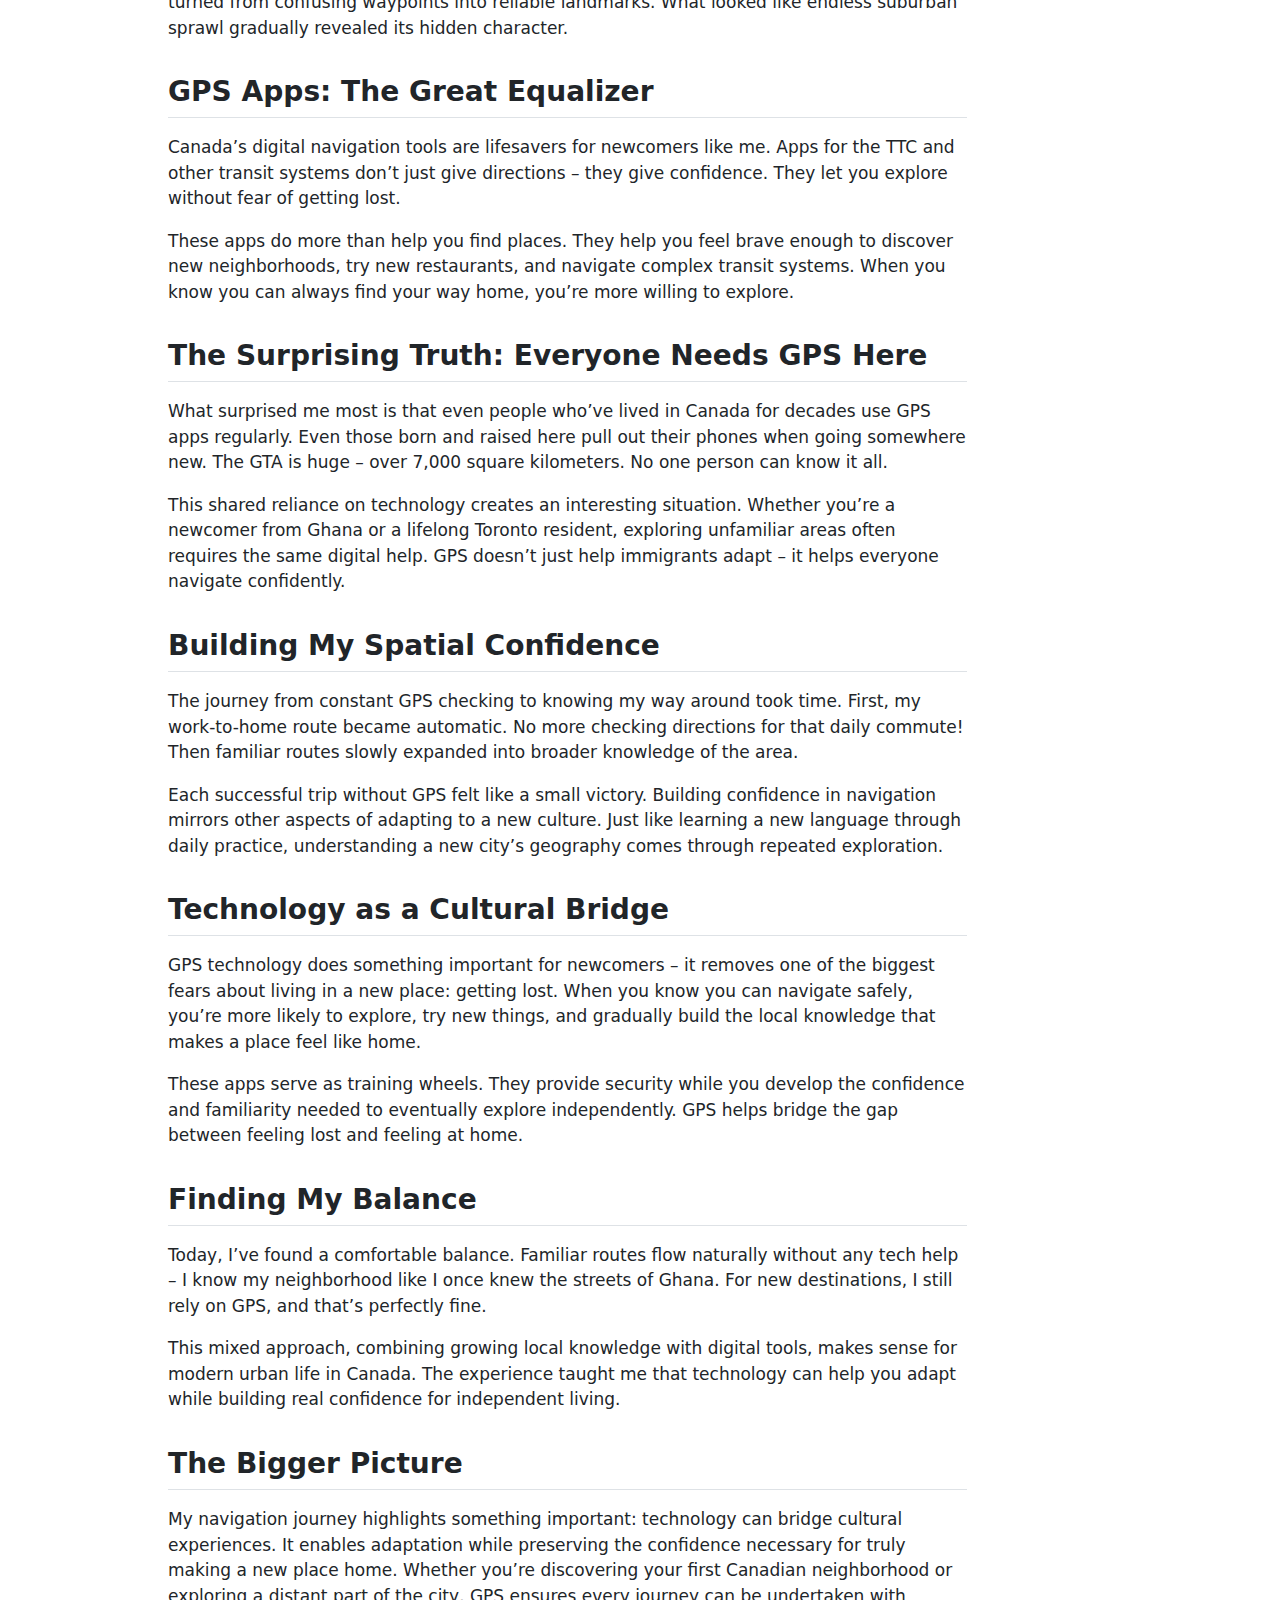
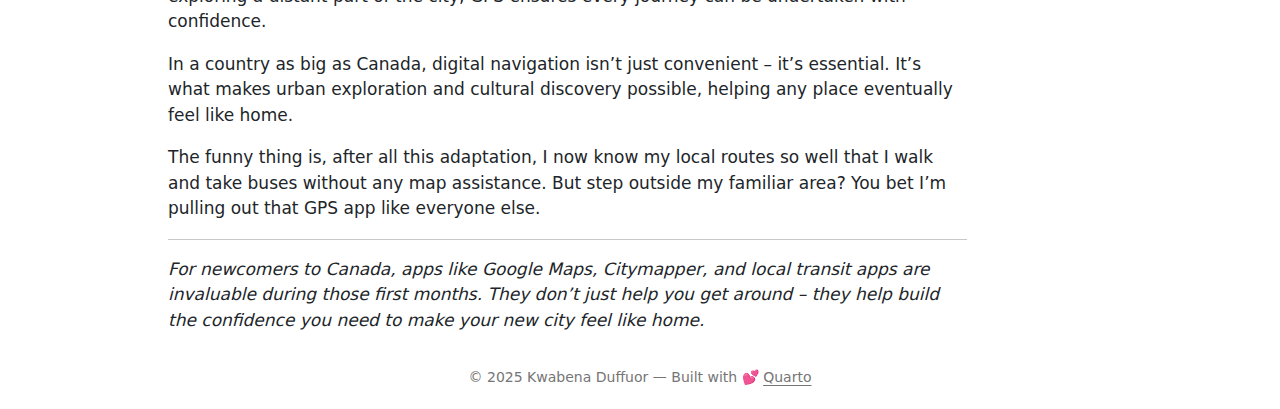
<file: docs/blog/getting-lost-in-canada.html>
<!DOCTYPE html>
<html xmlns="http://www.w3.org/1999/xhtml" lang="en" xml:lang="en"><head>

<meta charset="utf-8">
<meta name="generator" content="quarto-1.7.32">

<meta name="viewport" content="width=device-width, initial-scale=1.0, user-scalable=yes">

<meta name="dcterms.date" content="2025-07-20">

<title>getting-lost-in-canada – kduff</title>
<style>
code{white-space: pre-wrap;}
span.smallcaps{font-variant: small-caps;}
div.columns{display: flex; gap: min(4vw, 1.5em);}
div.column{flex: auto; overflow-x: auto;}
div.hanging-indent{margin-left: 1.5em; text-indent: -1.5em;}
ul.task-list{list-style: none;}
ul.task-list li input[type="checkbox"] {
  width: 0.8em;
  margin: 0 0.8em 0.2em -1em; /* quarto-specific, see https://github.com/quarto-dev/quarto-cli/issues/4556 */ 
  vertical-align: middle;
}
</style>


<script src="../site_libs/quarto-nav/quarto-nav.js"></script>
<script src="../site_libs/clipboard/clipboard.min.js"></script>
<script src="../site_libs/quarto-search/autocomplete.umd.js"></script>
<script src="../site_libs/quarto-search/fuse.min.js"></script>
<script src="../site_libs/quarto-search/quarto-search.js"></script>
<meta name="quarto:offset" content="../">
<link href="../favicon.ico" rel="icon">
<script src="../site_libs/quarto-html/quarto.js" type="module"></script>
<script src="../site_libs/quarto-html/tabsets/tabsets.js" type="module"></script>
<script src="../site_libs/quarto-html/popper.min.js"></script>
<script src="../site_libs/quarto-html/tippy.umd.min.js"></script>
<link href="../site_libs/quarto-html/tippy.css" rel="stylesheet">
<link href="../site_libs/quarto-html/quarto-syntax-highlighting-37eea08aefeeee20ff55810ff984fec1.css" rel="stylesheet" id="quarto-text-highlighting-styles">
<script src="../site_libs/bootstrap/bootstrap.min.js"></script>
<link href="../site_libs/bootstrap/bootstrap-icons.css" rel="stylesheet">
<link href="../site_libs/bootstrap/bootstrap-991b1886d3c685c7aa2b62b80640c7af.min.css" rel="stylesheet" append-hash="true" id="quarto-bootstrap" data-mode="light">
<script id="quarto-search-options" type="application/json">{
  "location": "navbar",
  "copy-button": false,
  "collapse-after": 3,
  "panel-placement": "end",
  "type": "overlay",
  "limit": 50,
  "keyboard-shortcut": [
    "f",
    "/",
    "s"
  ],
  "show-item-context": false,
  "language": {
    "search-no-results-text": "No results",
    "search-matching-documents-text": "matching documents",
    "search-copy-link-title": "Copy link to search",
    "search-hide-matches-text": "Hide additional matches",
    "search-more-match-text": "more match in this document",
    "search-more-matches-text": "more matches in this document",
    "search-clear-button-title": "Clear",
    "search-text-placeholder": "",
    "search-detached-cancel-button-title": "Cancel",
    "search-submit-button-title": "Submit",
    "search-label": "Search"
  }
}</script>
<script async="" src="https://www.googletagmanager.com/gtag/js?id=G-E4XBZLY3Z5"></script>

<script type="text/javascript">

window.dataLayer = window.dataLayer || [];
function gtag(){dataLayer.push(arguments);}
gtag('js', new Date());
gtag('config', 'G-E4XBZLY3Z5', { 'anonymize_ip': true});
</script>


<link rel="stylesheet" href="../styles.css">
</head>

<body class="nav-fixed quarto-light">

<div id="quarto-search-results"></div>
  <header id="quarto-header" class="headroom fixed-top">
    <nav class="navbar navbar-expand-lg " data-bs-theme="dark">
      <div class="navbar-container container-fluid">
      <div class="navbar-brand-container mx-auto">
    <a class="navbar-brand" href="../index.html">
    <span class="navbar-title">kduff</span>
    </a>
  </div>
            <div id="quarto-search" class="" title="Search"></div>
          <button class="navbar-toggler" type="button" data-bs-toggle="collapse" data-bs-target="#navbarCollapse" aria-controls="navbarCollapse" role="menu" aria-expanded="false" aria-label="Toggle navigation" onclick="if (window.quartoToggleHeadroom) { window.quartoToggleHeadroom(); }">
  <span class="navbar-toggler-icon"></span>
</button>
          <div class="collapse navbar-collapse" id="navbarCollapse">
            <ul class="navbar-nav navbar-nav-scroll ms-auto">
  <li class="nav-item">
    <a class="nav-link" href="../index.html"> 
<span class="menu-text">About</span></a>
  </li>  
  <li class="nav-item">
    <a class="nav-link" href="../projects.html"> 
<span class="menu-text">Projects</span></a>
  </li>  
  <li class="nav-item">
    <a class="nav-link" href="../journey.html"> 
<span class="menu-text">Journey</span></a>
  </li>  
  <li class="nav-item">
    <a class="nav-link" href="../blog.html"> 
<span class="menu-text">Blog</span></a>
  </li>  
  <li class="nav-item">
    <a class="nav-link" href="../resume.html"> 
<span class="menu-text">Resume</span></a>
  </li>  
</ul>
          </div> <!-- /navcollapse -->
            <div class="quarto-navbar-tools">
</div>
      </div> <!-- /container-fluid -->
    </nav>
</header>
<!-- content -->
<div id="quarto-content" class="quarto-container page-columns page-rows-contents page-layout-article page-navbar">
<!-- sidebar -->
<!-- margin-sidebar -->
    <div id="quarto-margin-sidebar" class="sidebar margin-sidebar">
        <nav id="TOC" role="doc-toc" class="toc-active">
    <h2 id="toc-title">On this page</h2>
   
  <ul>
  <li><a href="#from-getting-around-at-home-to-getting-lost-in-canada-my-navigation-story" id="toc-from-getting-around-at-home-to-getting-lost-in-canada-my-navigation-story" class="nav-link active" data-scroll-target="#from-getting-around-at-home-to-getting-lost-in-canada-my-navigation-story">From Getting Around at Home to Getting Lost in Canada: My Navigation Story</a>
  <ul class="collapse">
  <li><a href="#finding-my-way-in-ghana" id="toc-finding-my-way-in-ghana" class="nav-link" data-scroll-target="#finding-my-way-in-ghana">Finding My Way in Ghana</a></li>
  <li><a href="#welcome-to-canada-where-everything-looks-the-same" id="toc-welcome-to-canada-where-everything-looks-the-same" class="nav-link" data-scroll-target="#welcome-to-canada-where-everything-looks-the-same">Welcome to Canada: Where Everything Looks the Same</a></li>
  <li><a href="#the-smartphone-becomes-my-best-friend" id="toc-the-smartphone-becomes-my-best-friend" class="nav-link" data-scroll-target="#the-smartphone-becomes-my-best-friend">The Smartphone Becomes My Best Friend</a></li>
  <li><a href="#gps-apps-the-great-equalizer" id="toc-gps-apps-the-great-equalizer" class="nav-link" data-scroll-target="#gps-apps-the-great-equalizer">GPS Apps: The Great Equalizer</a></li>
  <li><a href="#the-surprising-truth-everyone-needs-gps-here" id="toc-the-surprising-truth-everyone-needs-gps-here" class="nav-link" data-scroll-target="#the-surprising-truth-everyone-needs-gps-here">The Surprising Truth: Everyone Needs GPS Here</a></li>
  <li><a href="#building-my-spatial-confidence" id="toc-building-my-spatial-confidence" class="nav-link" data-scroll-target="#building-my-spatial-confidence">Building My Spatial Confidence</a></li>
  <li><a href="#technology-as-a-cultural-bridge" id="toc-technology-as-a-cultural-bridge" class="nav-link" data-scroll-target="#technology-as-a-cultural-bridge">Technology as a Cultural Bridge</a></li>
  <li><a href="#finding-my-balance" id="toc-finding-my-balance" class="nav-link" data-scroll-target="#finding-my-balance">Finding My Balance</a></li>
  <li><a href="#the-bigger-picture" id="toc-the-bigger-picture" class="nav-link" data-scroll-target="#the-bigger-picture">The Bigger Picture</a></li>
  </ul></li>
  </ul>
</nav>
    </div>
<!-- main -->
<main class="content" id="quarto-document-content">

<header id="title-block-header" class="quarto-title-block default">
<div class="quarto-title">
  <div class="quarto-categories">
    <div class="quarto-category">Technology</div>
    <div class="quarto-category">Navigation</div>
    <div class="quarto-category">Adaptation</div>
  </div>
  </div>



<div class="quarto-title-meta">

    
    <div>
    <div class="quarto-title-meta-heading">Published</div>
    <div class="quarto-title-meta-contents">
      <p class="date">July 20, 2025</p>
    </div>
  </div>
  
    
  </div>
  


</header>


<div class="blog-banner">
<p><img src="../img/blogs/navigation-canada-city-banner.jpg" class="img-fluid"></p>
</div>
<section id="from-getting-around-at-home-to-getting-lost-in-canada-my-navigation-story" class="level1">
<h1>From Getting Around at Home to Getting Lost in Canada: My Navigation Story</h1>
<p>Moving to a new country changes everything – including how you find your way around. My journey from Ghana to Canada taught me that navigation isn’t just about maps and directions. It’s about feeling at home in a new place.</p>
<section id="finding-my-way-in-ghana" class="level2">
<h2 data-anchor-id="finding-my-way-in-ghana">Finding My Way in Ghana</h2>
<p>Back home in Ghana, I never needed GPS. Getting around was easy and natural. Every neighborhood had its own personality – unique buildings, familiar shops, and streets that felt different from each other. Finding places meant looking for landmarks everyone knew: “Turn at the red building,” “Stop at the corner shop,” or “It’s three houses past the tall fence.”</p>
<p>This way of navigating worked because I grew up there. I knew the stories behind every street corner. Every building meant something. GPS wasn’t necessary when your surroundings felt like an old friend.</p>
</section>
<section id="welcome-to-canada-where-everything-looks-the-same" class="level2">
<h2 data-anchor-id="welcome-to-canada-where-everything-looks-the-same">Welcome to Canada: Where Everything Looks the Same</h2>
<p>Arriving in the Greater Toronto Area (GTA) was like landing on a different planet. The first thing I noticed? All the houses looked exactly the same. Street after street of similar buildings, identical driveways, and matching fences. Where were the unique landmarks I was used to?</p>
<p>During my first few months, simple trips became major challenges. Going to the grocery store or meeting a friend required serious planning and memorization. Without the familiar visual cues from home, every journey felt like navigating through a maze where all the walls were identical.</p>
<p>I’ll be honest—it was tough. Really tough.</p>
</section>
<section id="the-smartphone-becomes-my-best-friend" class="level2">
<h2 data-anchor-id="the-smartphone-becomes-my-best-friend">The Smartphone Becomes My Best Friend</h2>
<p>Those first weeks meant constantly checking my phone for directions. Even short walks required GPS assistance. I became anxious about my phone battery dying or losing data connection. This dependency would have seemed crazy back home, but here it was survival.</p>
<p>But humans adapt. Slowly, I started recognizing patterns. Certain intersections became familiar. The subtle differences between shopping plazas started making sense. Bus stops turned from confusing waypoints into reliable landmarks. What looked like endless suburban sprawl gradually revealed its hidden character.</p>
</section>
<section id="gps-apps-the-great-equalizer" class="level2">
<h2 data-anchor-id="gps-apps-the-great-equalizer">GPS Apps: The Great Equalizer</h2>
<p>Canada’s digital navigation tools are lifesavers for newcomers like me. Apps for the TTC and other transit systems don’t just give directions – they give confidence. They let you explore without fear of getting lost.</p>
<p>These apps do more than help you find places. They help you feel brave enough to discover new neighborhoods, try new restaurants, and navigate complex transit systems. When you know you can always find your way home, you’re more willing to explore.</p>
</section>
<section id="the-surprising-truth-everyone-needs-gps-here" class="level2">
<h2 data-anchor-id="the-surprising-truth-everyone-needs-gps-here">The Surprising Truth: Everyone Needs GPS Here</h2>
<p>What surprised me most is that even people who’ve lived in Canada for decades use GPS apps regularly. Even those born and raised here pull out their phones when going somewhere new. The GTA is huge – over 7,000 square kilometers. No one person can know it all.</p>
<p>This shared reliance on technology creates an interesting situation. Whether you’re a newcomer from Ghana or a lifelong Toronto resident, exploring unfamiliar areas often requires the same digital help. GPS doesn’t just help immigrants adapt – it helps everyone navigate confidently.</p>
</section>
<section id="building-my-spatial-confidence" class="level2">
<h2 data-anchor-id="building-my-spatial-confidence">Building My Spatial Confidence</h2>
<p>The journey from constant GPS checking to knowing my way around took time. First, my work-to-home route became automatic. No more checking directions for that daily commute! Then familiar routes slowly expanded into broader knowledge of the area.</p>
<p>Each successful trip without GPS felt like a small victory. Building confidence in navigation mirrors other aspects of adapting to a new culture. Just like learning a new language through daily practice, understanding a new city’s geography comes through repeated exploration.</p>
</section>
<section id="technology-as-a-cultural-bridge" class="level2">
<h2 data-anchor-id="technology-as-a-cultural-bridge">Technology as a Cultural Bridge</h2>
<p>GPS technology does something important for newcomers – it removes one of the biggest fears about living in a new place: getting lost. When you know you can navigate safely, you’re more likely to explore, try new things, and gradually build the local knowledge that makes a place feel like home.</p>
<p>These apps serve as training wheels. They provide security while you develop the confidence and familiarity needed to eventually explore independently. GPS helps bridge the gap between feeling lost and feeling at home.</p>
</section>
<section id="finding-my-balance" class="level2">
<h2 data-anchor-id="finding-my-balance">Finding My Balance</h2>
<p>Today, I’ve found a comfortable balance. Familiar routes flow naturally without any tech help – I know my neighborhood like I once knew the streets of Ghana. For new destinations, I still rely on GPS, and that’s perfectly fine.</p>
<p>This mixed approach, combining growing local knowledge with digital tools, makes sense for modern urban life in Canada. The experience taught me that technology can help you adapt while building real confidence for independent living.</p>
</section>
<section id="the-bigger-picture" class="level2">
<h2 data-anchor-id="the-bigger-picture">The Bigger Picture</h2>
<p>My navigation journey highlights something important: technology can bridge cultural experiences. It enables adaptation while preserving the confidence necessary for truly making a new place home. Whether you’re discovering your first Canadian neighborhood or exploring a distant part of the city, GPS ensures every journey can be undertaken with confidence.</p>
<p>In a country as big as Canada, digital navigation isn’t just convenient – it’s essential. It’s what makes urban exploration and cultural discovery possible, helping any place eventually feel like home.</p>
<p>The funny thing is, after all this adaptation, I now know my local routes so well that I walk and take buses without any map assistance. But step outside my familiar area? You bet I’m pulling out that GPS app like everyone else.</p>
<hr>
<p><em>For newcomers to Canada, apps like Google Maps, Citymapper, and local transit apps are invaluable during those first months. They don’t just help you get around – they help build the confidence you need to make your new city feel like home.</em></p>


</section>
</section>

</main> <!-- /main -->
<script id="quarto-html-after-body" type="application/javascript">
  window.document.addEventListener("DOMContentLoaded", function (event) {
    const isCodeAnnotation = (el) => {
      for (const clz of el.classList) {
        if (clz.startsWith('code-annotation-')) {                     
          return true;
        }
      }
      return false;
    }
    const onCopySuccess = function(e) {
      // button target
      const button = e.trigger;
      // don't keep focus
      button.blur();
      // flash "checked"
      button.classList.add('code-copy-button-checked');
      var currentTitle = button.getAttribute("title");
      button.setAttribute("title", "Copied!");
      let tooltip;
      if (window.bootstrap) {
        button.setAttribute("data-bs-toggle", "tooltip");
        button.setAttribute("data-bs-placement", "left");
        button.setAttribute("data-bs-title", "Copied!");
        tooltip = new bootstrap.Tooltip(button, 
          { trigger: "manual", 
            customClass: "code-copy-button-tooltip",
            offset: [0, -8]});
        tooltip.show();    
      }
      setTimeout(function() {
        if (tooltip) {
          tooltip.hide();
          button.removeAttribute("data-bs-title");
          button.removeAttribute("data-bs-toggle");
          button.removeAttribute("data-bs-placement");
        }
        button.setAttribute("title", currentTitle);
        button.classList.remove('code-copy-button-checked');
      }, 1000);
      // clear code selection
      e.clearSelection();
    }
    const getTextToCopy = function(trigger) {
        const codeEl = trigger.previousElementSibling.cloneNode(true);
        for (const childEl of codeEl.children) {
          if (isCodeAnnotation(childEl)) {
            childEl.remove();
          }
        }
        return codeEl.innerText;
    }
    const clipboard = new window.ClipboardJS('.code-copy-button:not([data-in-quarto-modal])', {
      text: getTextToCopy
    });
    clipboard.on('success', onCopySuccess);
    if (window.document.getElementById('quarto-embedded-source-code-modal')) {
      const clipboardModal = new window.ClipboardJS('.code-copy-button[data-in-quarto-modal]', {
        text: getTextToCopy,
        container: window.document.getElementById('quarto-embedded-source-code-modal')
      });
      clipboardModal.on('success', onCopySuccess);
    }
      var localhostRegex = new RegExp(/^(?:http|https):\/\/localhost\:?[0-9]*\//);
      var mailtoRegex = new RegExp(/^mailto:/);
        var filterRegex = new RegExp('/' + window.location.host + '/');
      var isInternal = (href) => {
          return filterRegex.test(href) || localhostRegex.test(href) || mailtoRegex.test(href);
      }
      // Inspect non-navigation links and adorn them if external
     var links = window.document.querySelectorAll('a[href]:not(.nav-link):not(.navbar-brand):not(.toc-action):not(.sidebar-link):not(.sidebar-item-toggle):not(.pagination-link):not(.no-external):not([aria-hidden]):not(.dropdown-item):not(.quarto-navigation-tool):not(.about-link)');
      for (var i=0; i<links.length; i++) {
        const link = links[i];
        if (!isInternal(link.href)) {
          // undo the damage that might have been done by quarto-nav.js in the case of
          // links that we want to consider external
          if (link.dataset.originalHref !== undefined) {
            link.href = link.dataset.originalHref;
          }
        }
      }
    function tippyHover(el, contentFn, onTriggerFn, onUntriggerFn) {
      const config = {
        allowHTML: true,
        maxWidth: 500,
        delay: 100,
        arrow: false,
        appendTo: function(el) {
            return el.parentElement;
        },
        interactive: true,
        interactiveBorder: 10,
        theme: 'quarto',
        placement: 'bottom-start',
      };
      if (contentFn) {
        config.content = contentFn;
      }
      if (onTriggerFn) {
        config.onTrigger = onTriggerFn;
      }
      if (onUntriggerFn) {
        config.onUntrigger = onUntriggerFn;
      }
      window.tippy(el, config); 
    }
    const noterefs = window.document.querySelectorAll('a[role="doc-noteref"]');
    for (var i=0; i<noterefs.length; i++) {
      const ref = noterefs[i];
      tippyHover(ref, function() {
        // use id or data attribute instead here
        let href = ref.getAttribute('data-footnote-href') || ref.getAttribute('href');
        try { href = new URL(href).hash; } catch {}
        const id = href.replace(/^#\/?/, "");
        const note = window.document.getElementById(id);
        if (note) {
          return note.innerHTML;
        } else {
          return "";
        }
      });
    }
    const xrefs = window.document.querySelectorAll('a.quarto-xref');
    const processXRef = (id, note) => {
      // Strip column container classes
      const stripColumnClz = (el) => {
        el.classList.remove("page-full", "page-columns");
        if (el.children) {
          for (const child of el.children) {
            stripColumnClz(child);
          }
        }
      }
      stripColumnClz(note)
      if (id === null || id.startsWith('sec-')) {
        // Special case sections, only their first couple elements
        const container = document.createElement("div");
        if (note.children && note.children.length > 2) {
          container.appendChild(note.children[0].cloneNode(true));
          for (let i = 1; i < note.children.length; i++) {
            const child = note.children[i];
            if (child.tagName === "P" && child.innerText === "") {
              continue;
            } else {
              container.appendChild(child.cloneNode(true));
              break;
            }
          }
          if (window.Quarto?.typesetMath) {
            window.Quarto.typesetMath(container);
          }
          return container.innerHTML
        } else {
          if (window.Quarto?.typesetMath) {
            window.Quarto.typesetMath(note);
          }
          return note.innerHTML;
        }
      } else {
        // Remove any anchor links if they are present
        const anchorLink = note.querySelector('a.anchorjs-link');
        if (anchorLink) {
          anchorLink.remove();
        }
        if (window.Quarto?.typesetMath) {
          window.Quarto.typesetMath(note);
        }
        if (note.classList.contains("callout")) {
          return note.outerHTML;
        } else {
          return note.innerHTML;
        }
      }
    }
    for (var i=0; i<xrefs.length; i++) {
      const xref = xrefs[i];
      tippyHover(xref, undefined, function(instance) {
        instance.disable();
        let url = xref.getAttribute('href');
        let hash = undefined; 
        if (url.startsWith('#')) {
          hash = url;
        } else {
          try { hash = new URL(url).hash; } catch {}
        }
        if (hash) {
          const id = hash.replace(/^#\/?/, "");
          const note = window.document.getElementById(id);
          if (note !== null) {
            try {
              const html = processXRef(id, note.cloneNode(true));
              instance.setContent(html);
            } finally {
              instance.enable();
              instance.show();
            }
          } else {
            // See if we can fetch this
            fetch(url.split('#')[0])
            .then(res => res.text())
            .then(html => {
              const parser = new DOMParser();
              const htmlDoc = parser.parseFromString(html, "text/html");
              const note = htmlDoc.getElementById(id);
              if (note !== null) {
                const html = processXRef(id, note);
                instance.setContent(html);
              } 
            }).finally(() => {
              instance.enable();
              instance.show();
            });
          }
        } else {
          // See if we can fetch a full url (with no hash to target)
          // This is a special case and we should probably do some content thinning / targeting
          fetch(url)
          .then(res => res.text())
          .then(html => {
            const parser = new DOMParser();
            const htmlDoc = parser.parseFromString(html, "text/html");
            const note = htmlDoc.querySelector('main.content');
            if (note !== null) {
              // This should only happen for chapter cross references
              // (since there is no id in the URL)
              // remove the first header
              if (note.children.length > 0 && note.children[0].tagName === "HEADER") {
                note.children[0].remove();
              }
              const html = processXRef(null, note);
              instance.setContent(html);
            } 
          }).finally(() => {
            instance.enable();
            instance.show();
          });
        }
      }, function(instance) {
      });
    }
        let selectedAnnoteEl;
        const selectorForAnnotation = ( cell, annotation) => {
          let cellAttr = 'data-code-cell="' + cell + '"';
          let lineAttr = 'data-code-annotation="' +  annotation + '"';
          const selector = 'span[' + cellAttr + '][' + lineAttr + ']';
          return selector;
        }
        const selectCodeLines = (annoteEl) => {
          const doc = window.document;
          const targetCell = annoteEl.getAttribute("data-target-cell");
          const targetAnnotation = annoteEl.getAttribute("data-target-annotation");
          const annoteSpan = window.document.querySelector(selectorForAnnotation(targetCell, targetAnnotation));
          const lines = annoteSpan.getAttribute("data-code-lines").split(",");
          const lineIds = lines.map((line) => {
            return targetCell + "-" + line;
          })
          let top = null;
          let height = null;
          let parent = null;
          if (lineIds.length > 0) {
              //compute the position of the single el (top and bottom and make a div)
              const el = window.document.getElementById(lineIds[0]);
              top = el.offsetTop;
              height = el.offsetHeight;
              parent = el.parentElement.parentElement;
            if (lineIds.length > 1) {
              const lastEl = window.document.getElementById(lineIds[lineIds.length - 1]);
              const bottom = lastEl.offsetTop + lastEl.offsetHeight;
              height = bottom - top;
            }
            if (top !== null && height !== null && parent !== null) {
              // cook up a div (if necessary) and position it 
              let div = window.document.getElementById("code-annotation-line-highlight");
              if (div === null) {
                div = window.document.createElement("div");
                div.setAttribute("id", "code-annotation-line-highlight");
                div.style.position = 'absolute';
                parent.appendChild(div);
              }
              div.style.top = top - 2 + "px";
              div.style.height = height + 4 + "px";
              div.style.left = 0;
              let gutterDiv = window.document.getElementById("code-annotation-line-highlight-gutter");
              if (gutterDiv === null) {
                gutterDiv = window.document.createElement("div");
                gutterDiv.setAttribute("id", "code-annotation-line-highlight-gutter");
                gutterDiv.style.position = 'absolute';
                const codeCell = window.document.getElementById(targetCell);
                const gutter = codeCell.querySelector('.code-annotation-gutter');
                gutter.appendChild(gutterDiv);
              }
              gutterDiv.style.top = top - 2 + "px";
              gutterDiv.style.height = height + 4 + "px";
            }
            selectedAnnoteEl = annoteEl;
          }
        };
        const unselectCodeLines = () => {
          const elementsIds = ["code-annotation-line-highlight", "code-annotation-line-highlight-gutter"];
          elementsIds.forEach((elId) => {
            const div = window.document.getElementById(elId);
            if (div) {
              div.remove();
            }
          });
          selectedAnnoteEl = undefined;
        };
          // Handle positioning of the toggle
      window.addEventListener(
        "resize",
        throttle(() => {
          elRect = undefined;
          if (selectedAnnoteEl) {
            selectCodeLines(selectedAnnoteEl);
          }
        }, 10)
      );
      function throttle(fn, ms) {
      let throttle = false;
      let timer;
        return (...args) => {
          if(!throttle) { // first call gets through
              fn.apply(this, args);
              throttle = true;
          } else { // all the others get throttled
              if(timer) clearTimeout(timer); // cancel #2
              timer = setTimeout(() => {
                fn.apply(this, args);
                timer = throttle = false;
              }, ms);
          }
        };
      }
        // Attach click handler to the DT
        const annoteDls = window.document.querySelectorAll('dt[data-target-cell]');
        for (const annoteDlNode of annoteDls) {
          annoteDlNode.addEventListener('click', (event) => {
            const clickedEl = event.target;
            if (clickedEl !== selectedAnnoteEl) {
              unselectCodeLines();
              const activeEl = window.document.querySelector('dt[data-target-cell].code-annotation-active');
              if (activeEl) {
                activeEl.classList.remove('code-annotation-active');
              }
              selectCodeLines(clickedEl);
              clickedEl.classList.add('code-annotation-active');
            } else {
              // Unselect the line
              unselectCodeLines();
              clickedEl.classList.remove('code-annotation-active');
            }
          });
        }
    const findCites = (el) => {
      const parentEl = el.parentElement;
      if (parentEl) {
        const cites = parentEl.dataset.cites;
        if (cites) {
          return {
            el,
            cites: cites.split(' ')
          };
        } else {
          return findCites(el.parentElement)
        }
      } else {
        return undefined;
      }
    };
    var bibliorefs = window.document.querySelectorAll('a[role="doc-biblioref"]');
    for (var i=0; i<bibliorefs.length; i++) {
      const ref = bibliorefs[i];
      const citeInfo = findCites(ref);
      if (citeInfo) {
        tippyHover(citeInfo.el, function() {
          var popup = window.document.createElement('div');
          citeInfo.cites.forEach(function(cite) {
            var citeDiv = window.document.createElement('div');
            citeDiv.classList.add('hanging-indent');
            citeDiv.classList.add('csl-entry');
            var biblioDiv = window.document.getElementById('ref-' + cite);
            if (biblioDiv) {
              citeDiv.innerHTML = biblioDiv.innerHTML;
            }
            popup.appendChild(citeDiv);
          });
          return popup.innerHTML;
        });
      }
    }
  });
  </script>
</div> <!-- /content -->
<footer class="footer">
  <div class="nav-footer">
    <div class="nav-footer-left">
      &nbsp;
    </div>   
    <div class="nav-footer-center">
<p>© 2025 Kwabena Duffuor — Built with 💕 <a href="https://quarto.org">Quarto</a></p>
</div>
    <div class="nav-footer-right">
      &nbsp;
    </div>
  </div>
</footer>




</body></html>
</file>
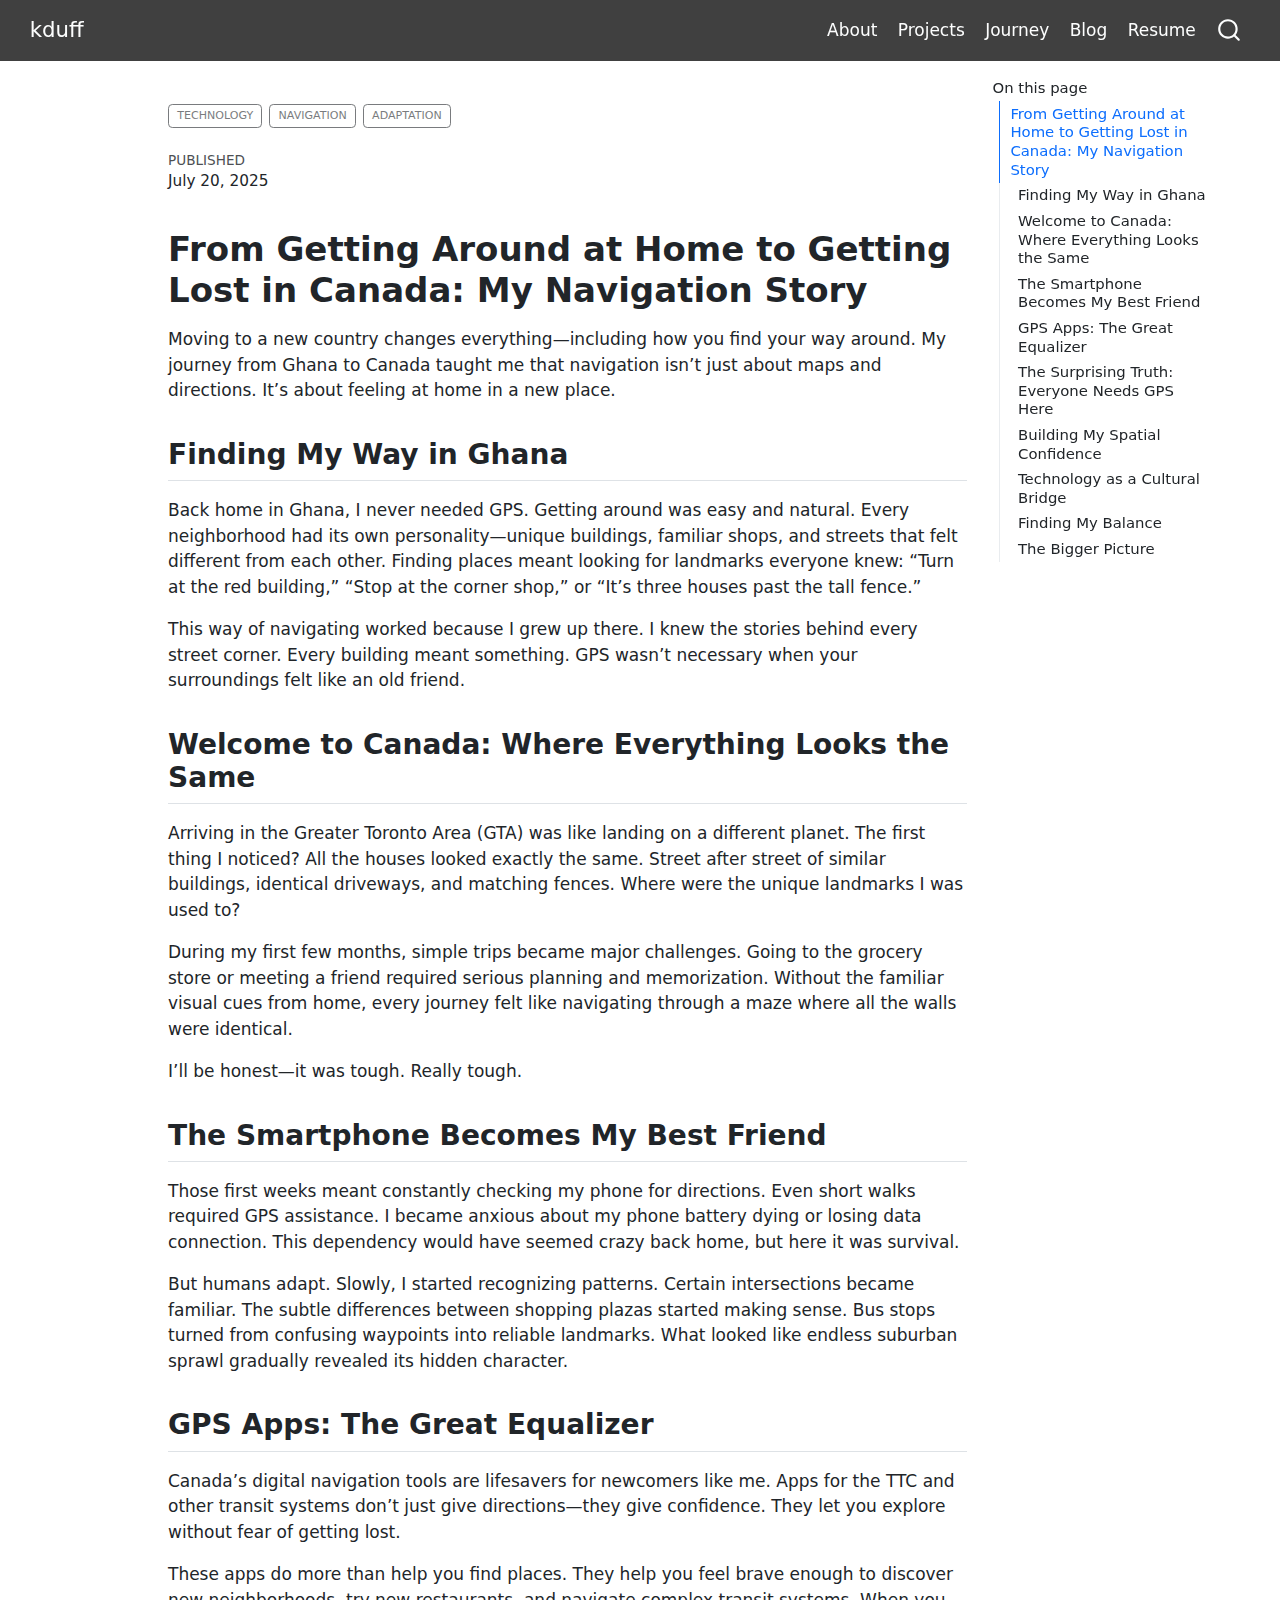
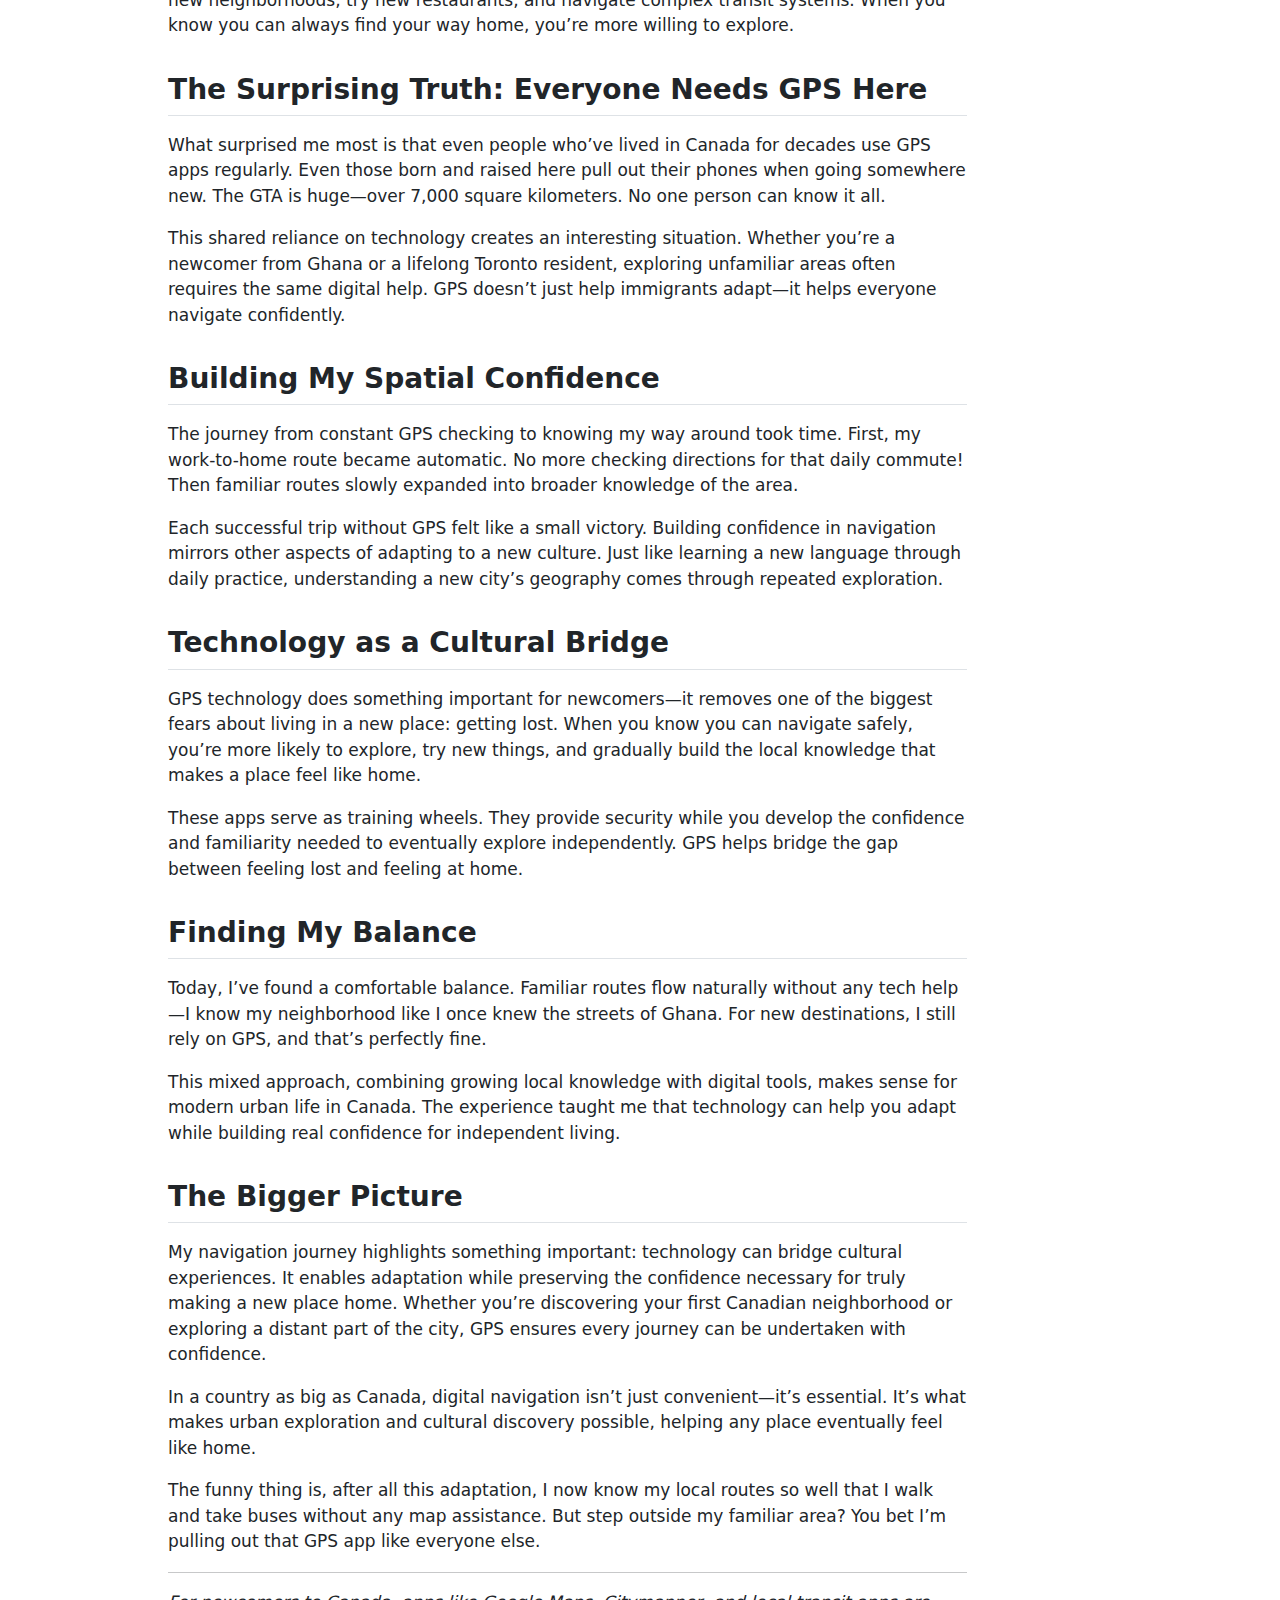
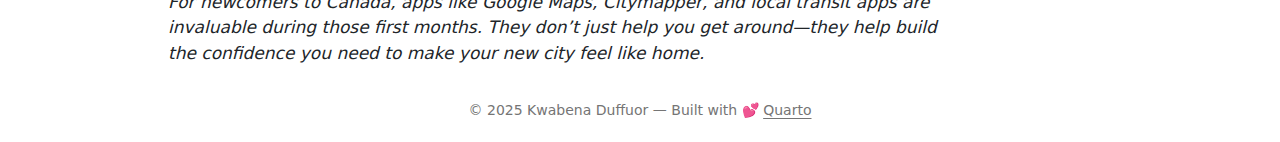
<file: docs/blog/post1.html>
<!DOCTYPE html>
<html xmlns="http://www.w3.org/1999/xhtml" lang="en" xml:lang="en"><head>

<meta charset="utf-8">
<meta name="generator" content="quarto-1.7.32">

<meta name="viewport" content="width=device-width, initial-scale=1.0, user-scalable=yes">

<meta name="dcterms.date" content="2025-07-20">

<title>post1 – kduff</title>
<style>
code{white-space: pre-wrap;}
span.smallcaps{font-variant: small-caps;}
div.columns{display: flex; gap: min(4vw, 1.5em);}
div.column{flex: auto; overflow-x: auto;}
div.hanging-indent{margin-left: 1.5em; text-indent: -1.5em;}
ul.task-list{list-style: none;}
ul.task-list li input[type="checkbox"] {
  width: 0.8em;
  margin: 0 0.8em 0.2em -1em; /* quarto-specific, see https://github.com/quarto-dev/quarto-cli/issues/4556 */ 
  vertical-align: middle;
}
</style>


<script src="../site_libs/quarto-nav/quarto-nav.js"></script>
<script src="../site_libs/clipboard/clipboard.min.js"></script>
<script src="../site_libs/quarto-search/autocomplete.umd.js"></script>
<script src="../site_libs/quarto-search/fuse.min.js"></script>
<script src="../site_libs/quarto-search/quarto-search.js"></script>
<meta name="quarto:offset" content="../">
<link href="../favicon.ico" rel="icon">
<script src="../site_libs/quarto-html/quarto.js" type="module"></script>
<script src="../site_libs/quarto-html/tabsets/tabsets.js" type="module"></script>
<script src="../site_libs/quarto-html/popper.min.js"></script>
<script src="../site_libs/quarto-html/tippy.umd.min.js"></script>
<link href="../site_libs/quarto-html/tippy.css" rel="stylesheet">
<link href="../site_libs/quarto-html/quarto-syntax-highlighting-37eea08aefeeee20ff55810ff984fec1.css" rel="stylesheet" id="quarto-text-highlighting-styles">
<script src="../site_libs/bootstrap/bootstrap.min.js"></script>
<link href="../site_libs/bootstrap/bootstrap-icons.css" rel="stylesheet">
<link href="../site_libs/bootstrap/bootstrap-991b1886d3c685c7aa2b62b80640c7af.min.css" rel="stylesheet" append-hash="true" id="quarto-bootstrap" data-mode="light">
<script id="quarto-search-options" type="application/json">{
  "location": "navbar",
  "copy-button": false,
  "collapse-after": 3,
  "panel-placement": "end",
  "type": "overlay",
  "limit": 50,
  "keyboard-shortcut": [
    "f",
    "/",
    "s"
  ],
  "show-item-context": false,
  "language": {
    "search-no-results-text": "No results",
    "search-matching-documents-text": "matching documents",
    "search-copy-link-title": "Copy link to search",
    "search-hide-matches-text": "Hide additional matches",
    "search-more-match-text": "more match in this document",
    "search-more-matches-text": "more matches in this document",
    "search-clear-button-title": "Clear",
    "search-text-placeholder": "",
    "search-detached-cancel-button-title": "Cancel",
    "search-submit-button-title": "Submit",
    "search-label": "Search"
  }
}</script>


<link rel="stylesheet" href="../styles.css">
</head>

<body class="nav-fixed quarto-light">

<div id="quarto-search-results"></div>
  <header id="quarto-header" class="headroom fixed-top">
    <nav class="navbar navbar-expand-lg " data-bs-theme="dark">
      <div class="navbar-container container-fluid">
      <div class="navbar-brand-container mx-auto">
    <a class="navbar-brand" href="../index.html">
    <span class="navbar-title">kduff</span>
    </a>
  </div>
            <div id="quarto-search" class="" title="Search"></div>
          <button class="navbar-toggler" type="button" data-bs-toggle="collapse" data-bs-target="#navbarCollapse" aria-controls="navbarCollapse" role="menu" aria-expanded="false" aria-label="Toggle navigation" onclick="if (window.quartoToggleHeadroom) { window.quartoToggleHeadroom(); }">
  <span class="navbar-toggler-icon"></span>
</button>
          <div class="collapse navbar-collapse" id="navbarCollapse">
            <ul class="navbar-nav navbar-nav-scroll ms-auto">
  <li class="nav-item">
    <a class="nav-link" href="../index.html"> 
<span class="menu-text">About</span></a>
  </li>  
  <li class="nav-item">
    <a class="nav-link" href="../projects.html"> 
<span class="menu-text">Projects</span></a>
  </li>  
  <li class="nav-item">
    <a class="nav-link" href="../journey.html"> 
<span class="menu-text">Journey</span></a>
  </li>  
  <li class="nav-item">
    <a class="nav-link" href="../blog.html"> 
<span class="menu-text">Blog</span></a>
  </li>  
  <li class="nav-item">
    <a class="nav-link" href="../resume.html"> 
<span class="menu-text">Resume</span></a>
  </li>  
</ul>
          </div> <!-- /navcollapse -->
            <div class="quarto-navbar-tools">
</div>
      </div> <!-- /container-fluid -->
    </nav>
</header>
<!-- content -->
<div id="quarto-content" class="quarto-container page-columns page-rows-contents page-layout-article page-navbar">
<!-- sidebar -->
<!-- margin-sidebar -->
    <div id="quarto-margin-sidebar" class="sidebar margin-sidebar">
        <nav id="TOC" role="doc-toc" class="toc-active">
    <h2 id="toc-title">On this page</h2>
   
  <ul>
  <li><a href="#from-getting-around-at-home-to-getting-lost-in-canada-my-navigation-story" id="toc-from-getting-around-at-home-to-getting-lost-in-canada-my-navigation-story" class="nav-link active" data-scroll-target="#from-getting-around-at-home-to-getting-lost-in-canada-my-navigation-story">From Getting Around at Home to Getting Lost in Canada: My Navigation Story</a>
  <ul class="collapse">
  <li><a href="#finding-my-way-in-ghana" id="toc-finding-my-way-in-ghana" class="nav-link" data-scroll-target="#finding-my-way-in-ghana">Finding My Way in Ghana</a></li>
  <li><a href="#welcome-to-canada-where-everything-looks-the-same" id="toc-welcome-to-canada-where-everything-looks-the-same" class="nav-link" data-scroll-target="#welcome-to-canada-where-everything-looks-the-same">Welcome to Canada: Where Everything Looks the Same</a></li>
  <li><a href="#the-smartphone-becomes-my-best-friend" id="toc-the-smartphone-becomes-my-best-friend" class="nav-link" data-scroll-target="#the-smartphone-becomes-my-best-friend">The Smartphone Becomes My Best Friend</a></li>
  <li><a href="#gps-apps-the-great-equalizer" id="toc-gps-apps-the-great-equalizer" class="nav-link" data-scroll-target="#gps-apps-the-great-equalizer">GPS Apps: The Great Equalizer</a></li>
  <li><a href="#the-surprising-truth-everyone-needs-gps-here" id="toc-the-surprising-truth-everyone-needs-gps-here" class="nav-link" data-scroll-target="#the-surprising-truth-everyone-needs-gps-here">The Surprising Truth: Everyone Needs GPS Here</a></li>
  <li><a href="#building-my-spatial-confidence" id="toc-building-my-spatial-confidence" class="nav-link" data-scroll-target="#building-my-spatial-confidence">Building My Spatial Confidence</a></li>
  <li><a href="#technology-as-a-cultural-bridge" id="toc-technology-as-a-cultural-bridge" class="nav-link" data-scroll-target="#technology-as-a-cultural-bridge">Technology as a Cultural Bridge</a></li>
  <li><a href="#finding-my-balance" id="toc-finding-my-balance" class="nav-link" data-scroll-target="#finding-my-balance">Finding My Balance</a></li>
  <li><a href="#the-bigger-picture" id="toc-the-bigger-picture" class="nav-link" data-scroll-target="#the-bigger-picture">The Bigger Picture</a></li>
  </ul></li>
  </ul>
</nav>
    </div>
<!-- main -->
<main class="content" id="quarto-document-content">

<header id="title-block-header" class="quarto-title-block default">
<div class="quarto-title">
  <div class="quarto-categories">
    <div class="quarto-category">Technology</div>
    <div class="quarto-category">Navigation</div>
    <div class="quarto-category">Adaptation</div>
  </div>
  </div>



<div class="quarto-title-meta">

    
    <div>
    <div class="quarto-title-meta-heading">Published</div>
    <div class="quarto-title-meta-contents">
      <p class="date">July 20, 2025</p>
    </div>
  </div>
  
    
  </div>
  


</header>


<section id="from-getting-around-at-home-to-getting-lost-in-canada-my-navigation-story" class="level1">
<h1>From Getting Around at Home to Getting Lost in Canada: My Navigation Story</h1>
<p>Moving to a new country changes everything—including how you find your way around. My journey from Ghana to Canada taught me that navigation isn’t just about maps and directions. It’s about feeling at home in a new place.</p>
<section id="finding-my-way-in-ghana" class="level2">
<h2 data-anchor-id="finding-my-way-in-ghana">Finding My Way in Ghana</h2>
<p>Back home in Ghana, I never needed GPS. Getting around was easy and natural. Every neighborhood had its own personality—unique buildings, familiar shops, and streets that felt different from each other. Finding places meant looking for landmarks everyone knew: “Turn at the red building,” “Stop at the corner shop,” or “It’s three houses past the tall fence.”</p>
<p>This way of navigating worked because I grew up there. I knew the stories behind every street corner. Every building meant something. GPS wasn’t necessary when your surroundings felt like an old friend.</p>
</section>
<section id="welcome-to-canada-where-everything-looks-the-same" class="level2">
<h2 data-anchor-id="welcome-to-canada-where-everything-looks-the-same">Welcome to Canada: Where Everything Looks the Same</h2>
<p>Arriving in the Greater Toronto Area (GTA) was like landing on a different planet. The first thing I noticed? All the houses looked exactly the same. Street after street of similar buildings, identical driveways, and matching fences. Where were the unique landmarks I was used to?</p>
<p>During my first few months, simple trips became major challenges. Going to the grocery store or meeting a friend required serious planning and memorization. Without the familiar visual cues from home, every journey felt like navigating through a maze where all the walls were identical.</p>
<p>I’ll be honest—it was tough. Really tough.</p>
</section>
<section id="the-smartphone-becomes-my-best-friend" class="level2">
<h2 data-anchor-id="the-smartphone-becomes-my-best-friend">The Smartphone Becomes My Best Friend</h2>
<p>Those first weeks meant constantly checking my phone for directions. Even short walks required GPS assistance. I became anxious about my phone battery dying or losing data connection. This dependency would have seemed crazy back home, but here it was survival.</p>
<p>But humans adapt. Slowly, I started recognizing patterns. Certain intersections became familiar. The subtle differences between shopping plazas started making sense. Bus stops turned from confusing waypoints into reliable landmarks. What looked like endless suburban sprawl gradually revealed its hidden character.</p>
</section>
<section id="gps-apps-the-great-equalizer" class="level2">
<h2 data-anchor-id="gps-apps-the-great-equalizer">GPS Apps: The Great Equalizer</h2>
<p>Canada’s digital navigation tools are lifesavers for newcomers like me. Apps for the TTC and other transit systems don’t just give directions—they give confidence. They let you explore without fear of getting lost.</p>
<p>These apps do more than help you find places. They help you feel brave enough to discover new neighborhoods, try new restaurants, and navigate complex transit systems. When you know you can always find your way home, you’re more willing to explore.</p>
</section>
<section id="the-surprising-truth-everyone-needs-gps-here" class="level2">
<h2 data-anchor-id="the-surprising-truth-everyone-needs-gps-here">The Surprising Truth: Everyone Needs GPS Here</h2>
<p>What surprised me most is that even people who’ve lived in Canada for decades use GPS apps regularly. Even those born and raised here pull out their phones when going somewhere new. The GTA is huge—over 7,000 square kilometers. No one person can know it all.</p>
<p>This shared reliance on technology creates an interesting situation. Whether you’re a newcomer from Ghana or a lifelong Toronto resident, exploring unfamiliar areas often requires the same digital help. GPS doesn’t just help immigrants adapt—it helps everyone navigate confidently.</p>
</section>
<section id="building-my-spatial-confidence" class="level2">
<h2 data-anchor-id="building-my-spatial-confidence">Building My Spatial Confidence</h2>
<p>The journey from constant GPS checking to knowing my way around took time. First, my work-to-home route became automatic. No more checking directions for that daily commute! Then familiar routes slowly expanded into broader knowledge of the area.</p>
<p>Each successful trip without GPS felt like a small victory. Building confidence in navigation mirrors other aspects of adapting to a new culture. Just like learning a new language through daily practice, understanding a new city’s geography comes through repeated exploration.</p>
</section>
<section id="technology-as-a-cultural-bridge" class="level2">
<h2 data-anchor-id="technology-as-a-cultural-bridge">Technology as a Cultural Bridge</h2>
<p>GPS technology does something important for newcomers—it removes one of the biggest fears about living in a new place: getting lost. When you know you can navigate safely, you’re more likely to explore, try new things, and gradually build the local knowledge that makes a place feel like home.</p>
<p>These apps serve as training wheels. They provide security while you develop the confidence and familiarity needed to eventually explore independently. GPS helps bridge the gap between feeling lost and feeling at home.</p>
</section>
<section id="finding-my-balance" class="level2">
<h2 data-anchor-id="finding-my-balance">Finding My Balance</h2>
<p>Today, I’ve found a comfortable balance. Familiar routes flow naturally without any tech help—I know my neighborhood like I once knew the streets of Ghana. For new destinations, I still rely on GPS, and that’s perfectly fine.</p>
<p>This mixed approach, combining growing local knowledge with digital tools, makes sense for modern urban life in Canada. The experience taught me that technology can help you adapt while building real confidence for independent living.</p>
</section>
<section id="the-bigger-picture" class="level2">
<h2 data-anchor-id="the-bigger-picture">The Bigger Picture</h2>
<p>My navigation journey highlights something important: technology can bridge cultural experiences. It enables adaptation while preserving the confidence necessary for truly making a new place home. Whether you’re discovering your first Canadian neighborhood or exploring a distant part of the city, GPS ensures every journey can be undertaken with confidence.</p>
<p>In a country as big as Canada, digital navigation isn’t just convenient—it’s essential. It’s what makes urban exploration and cultural discovery possible, helping any place eventually feel like home.</p>
<p>The funny thing is, after all this adaptation, I now know my local routes so well that I walk and take buses without any map assistance. But step outside my familiar area? You bet I’m pulling out that GPS app like everyone else.</p>
<hr>
<p><em>For newcomers to Canada, apps like Google Maps, Citymapper, and local transit apps are invaluable during those first months. They don’t just help you get around—they help build the confidence you need to make your new city feel like home.</em></p>


</section>
</section>

</main> <!-- /main -->
<script id="quarto-html-after-body" type="application/javascript">
  window.document.addEventListener("DOMContentLoaded", function (event) {
    const isCodeAnnotation = (el) => {
      for (const clz of el.classList) {
        if (clz.startsWith('code-annotation-')) {                     
          return true;
        }
      }
      return false;
    }
    const onCopySuccess = function(e) {
      // button target
      const button = e.trigger;
      // don't keep focus
      button.blur();
      // flash "checked"
      button.classList.add('code-copy-button-checked');
      var currentTitle = button.getAttribute("title");
      button.setAttribute("title", "Copied!");
      let tooltip;
      if (window.bootstrap) {
        button.setAttribute("data-bs-toggle", "tooltip");
        button.setAttribute("data-bs-placement", "left");
        button.setAttribute("data-bs-title", "Copied!");
        tooltip = new bootstrap.Tooltip(button, 
          { trigger: "manual", 
            customClass: "code-copy-button-tooltip",
            offset: [0, -8]});
        tooltip.show();    
      }
      setTimeout(function() {
        if (tooltip) {
          tooltip.hide();
          button.removeAttribute("data-bs-title");
          button.removeAttribute("data-bs-toggle");
          button.removeAttribute("data-bs-placement");
        }
        button.setAttribute("title", currentTitle);
        button.classList.remove('code-copy-button-checked');
      }, 1000);
      // clear code selection
      e.clearSelection();
    }
    const getTextToCopy = function(trigger) {
        const codeEl = trigger.previousElementSibling.cloneNode(true);
        for (const childEl of codeEl.children) {
          if (isCodeAnnotation(childEl)) {
            childEl.remove();
          }
        }
        return codeEl.innerText;
    }
    const clipboard = new window.ClipboardJS('.code-copy-button:not([data-in-quarto-modal])', {
      text: getTextToCopy
    });
    clipboard.on('success', onCopySuccess);
    if (window.document.getElementById('quarto-embedded-source-code-modal')) {
      const clipboardModal = new window.ClipboardJS('.code-copy-button[data-in-quarto-modal]', {
        text: getTextToCopy,
        container: window.document.getElementById('quarto-embedded-source-code-modal')
      });
      clipboardModal.on('success', onCopySuccess);
    }
      var localhostRegex = new RegExp(/^(?:http|https):\/\/localhost\:?[0-9]*\//);
      var mailtoRegex = new RegExp(/^mailto:/);
        var filterRegex = new RegExp('/' + window.location.host + '/');
      var isInternal = (href) => {
          return filterRegex.test(href) || localhostRegex.test(href) || mailtoRegex.test(href);
      }
      // Inspect non-navigation links and adorn them if external
     var links = window.document.querySelectorAll('a[href]:not(.nav-link):not(.navbar-brand):not(.toc-action):not(.sidebar-link):not(.sidebar-item-toggle):not(.pagination-link):not(.no-external):not([aria-hidden]):not(.dropdown-item):not(.quarto-navigation-tool):not(.about-link)');
      for (var i=0; i<links.length; i++) {
        const link = links[i];
        if (!isInternal(link.href)) {
          // undo the damage that might have been done by quarto-nav.js in the case of
          // links that we want to consider external
          if (link.dataset.originalHref !== undefined) {
            link.href = link.dataset.originalHref;
          }
        }
      }
    function tippyHover(el, contentFn, onTriggerFn, onUntriggerFn) {
      const config = {
        allowHTML: true,
        maxWidth: 500,
        delay: 100,
        arrow: false,
        appendTo: function(el) {
            return el.parentElement;
        },
        interactive: true,
        interactiveBorder: 10,
        theme: 'quarto',
        placement: 'bottom-start',
      };
      if (contentFn) {
        config.content = contentFn;
      }
      if (onTriggerFn) {
        config.onTrigger = onTriggerFn;
      }
      if (onUntriggerFn) {
        config.onUntrigger = onUntriggerFn;
      }
      window.tippy(el, config); 
    }
    const noterefs = window.document.querySelectorAll('a[role="doc-noteref"]');
    for (var i=0; i<noterefs.length; i++) {
      const ref = noterefs[i];
      tippyHover(ref, function() {
        // use id or data attribute instead here
        let href = ref.getAttribute('data-footnote-href') || ref.getAttribute('href');
        try { href = new URL(href).hash; } catch {}
        const id = href.replace(/^#\/?/, "");
        const note = window.document.getElementById(id);
        if (note) {
          return note.innerHTML;
        } else {
          return "";
        }
      });
    }
    const xrefs = window.document.querySelectorAll('a.quarto-xref');
    const processXRef = (id, note) => {
      // Strip column container classes
      const stripColumnClz = (el) => {
        el.classList.remove("page-full", "page-columns");
        if (el.children) {
          for (const child of el.children) {
            stripColumnClz(child);
          }
        }
      }
      stripColumnClz(note)
      if (id === null || id.startsWith('sec-')) {
        // Special case sections, only their first couple elements
        const container = document.createElement("div");
        if (note.children && note.children.length > 2) {
          container.appendChild(note.children[0].cloneNode(true));
          for (let i = 1; i < note.children.length; i++) {
            const child = note.children[i];
            if (child.tagName === "P" && child.innerText === "") {
              continue;
            } else {
              container.appendChild(child.cloneNode(true));
              break;
            }
          }
          if (window.Quarto?.typesetMath) {
            window.Quarto.typesetMath(container);
          }
          return container.innerHTML
        } else {
          if (window.Quarto?.typesetMath) {
            window.Quarto.typesetMath(note);
          }
          return note.innerHTML;
        }
      } else {
        // Remove any anchor links if they are present
        const anchorLink = note.querySelector('a.anchorjs-link');
        if (anchorLink) {
          anchorLink.remove();
        }
        if (window.Quarto?.typesetMath) {
          window.Quarto.typesetMath(note);
        }
        if (note.classList.contains("callout")) {
          return note.outerHTML;
        } else {
          return note.innerHTML;
        }
      }
    }
    for (var i=0; i<xrefs.length; i++) {
      const xref = xrefs[i];
      tippyHover(xref, undefined, function(instance) {
        instance.disable();
        let url = xref.getAttribute('href');
        let hash = undefined; 
        if (url.startsWith('#')) {
          hash = url;
        } else {
          try { hash = new URL(url).hash; } catch {}
        }
        if (hash) {
          const id = hash.replace(/^#\/?/, "");
          const note = window.document.getElementById(id);
          if (note !== null) {
            try {
              const html = processXRef(id, note.cloneNode(true));
              instance.setContent(html);
            } finally {
              instance.enable();
              instance.show();
            }
          } else {
            // See if we can fetch this
            fetch(url.split('#')[0])
            .then(res => res.text())
            .then(html => {
              const parser = new DOMParser();
              const htmlDoc = parser.parseFromString(html, "text/html");
              const note = htmlDoc.getElementById(id);
              if (note !== null) {
                const html = processXRef(id, note);
                instance.setContent(html);
              } 
            }).finally(() => {
              instance.enable();
              instance.show();
            });
          }
        } else {
          // See if we can fetch a full url (with no hash to target)
          // This is a special case and we should probably do some content thinning / targeting
          fetch(url)
          .then(res => res.text())
          .then(html => {
            const parser = new DOMParser();
            const htmlDoc = parser.parseFromString(html, "text/html");
            const note = htmlDoc.querySelector('main.content');
            if (note !== null) {
              // This should only happen for chapter cross references
              // (since there is no id in the URL)
              // remove the first header
              if (note.children.length > 0 && note.children[0].tagName === "HEADER") {
                note.children[0].remove();
              }
              const html = processXRef(null, note);
              instance.setContent(html);
            } 
          }).finally(() => {
            instance.enable();
            instance.show();
          });
        }
      }, function(instance) {
      });
    }
        let selectedAnnoteEl;
        const selectorForAnnotation = ( cell, annotation) => {
          let cellAttr = 'data-code-cell="' + cell + '"';
          let lineAttr = 'data-code-annotation="' +  annotation + '"';
          const selector = 'span[' + cellAttr + '][' + lineAttr + ']';
          return selector;
        }
        const selectCodeLines = (annoteEl) => {
          const doc = window.document;
          const targetCell = annoteEl.getAttribute("data-target-cell");
          const targetAnnotation = annoteEl.getAttribute("data-target-annotation");
          const annoteSpan = window.document.querySelector(selectorForAnnotation(targetCell, targetAnnotation));
          const lines = annoteSpan.getAttribute("data-code-lines").split(",");
          const lineIds = lines.map((line) => {
            return targetCell + "-" + line;
          })
          let top = null;
          let height = null;
          let parent = null;
          if (lineIds.length > 0) {
              //compute the position of the single el (top and bottom and make a div)
              const el = window.document.getElementById(lineIds[0]);
              top = el.offsetTop;
              height = el.offsetHeight;
              parent = el.parentElement.parentElement;
            if (lineIds.length > 1) {
              const lastEl = window.document.getElementById(lineIds[lineIds.length - 1]);
              const bottom = lastEl.offsetTop + lastEl.offsetHeight;
              height = bottom - top;
            }
            if (top !== null && height !== null && parent !== null) {
              // cook up a div (if necessary) and position it 
              let div = window.document.getElementById("code-annotation-line-highlight");
              if (div === null) {
                div = window.document.createElement("div");
                div.setAttribute("id", "code-annotation-line-highlight");
                div.style.position = 'absolute';
                parent.appendChild(div);
              }
              div.style.top = top - 2 + "px";
              div.style.height = height + 4 + "px";
              div.style.left = 0;
              let gutterDiv = window.document.getElementById("code-annotation-line-highlight-gutter");
              if (gutterDiv === null) {
                gutterDiv = window.document.createElement("div");
                gutterDiv.setAttribute("id", "code-annotation-line-highlight-gutter");
                gutterDiv.style.position = 'absolute';
                const codeCell = window.document.getElementById(targetCell);
                const gutter = codeCell.querySelector('.code-annotation-gutter');
                gutter.appendChild(gutterDiv);
              }
              gutterDiv.style.top = top - 2 + "px";
              gutterDiv.style.height = height + 4 + "px";
            }
            selectedAnnoteEl = annoteEl;
          }
        };
        const unselectCodeLines = () => {
          const elementsIds = ["code-annotation-line-highlight", "code-annotation-line-highlight-gutter"];
          elementsIds.forEach((elId) => {
            const div = window.document.getElementById(elId);
            if (div) {
              div.remove();
            }
          });
          selectedAnnoteEl = undefined;
        };
          // Handle positioning of the toggle
      window.addEventListener(
        "resize",
        throttle(() => {
          elRect = undefined;
          if (selectedAnnoteEl) {
            selectCodeLines(selectedAnnoteEl);
          }
        }, 10)
      );
      function throttle(fn, ms) {
      let throttle = false;
      let timer;
        return (...args) => {
          if(!throttle) { // first call gets through
              fn.apply(this, args);
              throttle = true;
          } else { // all the others get throttled
              if(timer) clearTimeout(timer); // cancel #2
              timer = setTimeout(() => {
                fn.apply(this, args);
                timer = throttle = false;
              }, ms);
          }
        };
      }
        // Attach click handler to the DT
        const annoteDls = window.document.querySelectorAll('dt[data-target-cell]');
        for (const annoteDlNode of annoteDls) {
          annoteDlNode.addEventListener('click', (event) => {
            const clickedEl = event.target;
            if (clickedEl !== selectedAnnoteEl) {
              unselectCodeLines();
              const activeEl = window.document.querySelector('dt[data-target-cell].code-annotation-active');
              if (activeEl) {
                activeEl.classList.remove('code-annotation-active');
              }
              selectCodeLines(clickedEl);
              clickedEl.classList.add('code-annotation-active');
            } else {
              // Unselect the line
              unselectCodeLines();
              clickedEl.classList.remove('code-annotation-active');
            }
          });
        }
    const findCites = (el) => {
      const parentEl = el.parentElement;
      if (parentEl) {
        const cites = parentEl.dataset.cites;
        if (cites) {
          return {
            el,
            cites: cites.split(' ')
          };
        } else {
          return findCites(el.parentElement)
        }
      } else {
        return undefined;
      }
    };
    var bibliorefs = window.document.querySelectorAll('a[role="doc-biblioref"]');
    for (var i=0; i<bibliorefs.length; i++) {
      const ref = bibliorefs[i];
      const citeInfo = findCites(ref);
      if (citeInfo) {
        tippyHover(citeInfo.el, function() {
          var popup = window.document.createElement('div');
          citeInfo.cites.forEach(function(cite) {
            var citeDiv = window.document.createElement('div');
            citeDiv.classList.add('hanging-indent');
            citeDiv.classList.add('csl-entry');
            var biblioDiv = window.document.getElementById('ref-' + cite);
            if (biblioDiv) {
              citeDiv.innerHTML = biblioDiv.innerHTML;
            }
            popup.appendChild(citeDiv);
          });
          return popup.innerHTML;
        });
      }
    }
  });
  </script>
</div> <!-- /content -->
<footer class="footer">
  <div class="nav-footer">
    <div class="nav-footer-left">
      &nbsp;
    </div>   
    <div class="nav-footer-center">
<p>© 2025 Kwabena Duffuor — Built with 💕 <a href="https://quarto.org">Quarto</a></p>
</div>
    <div class="nav-footer-right">
      &nbsp;
    </div>
  </div>
</footer>




</body></html>
</file>
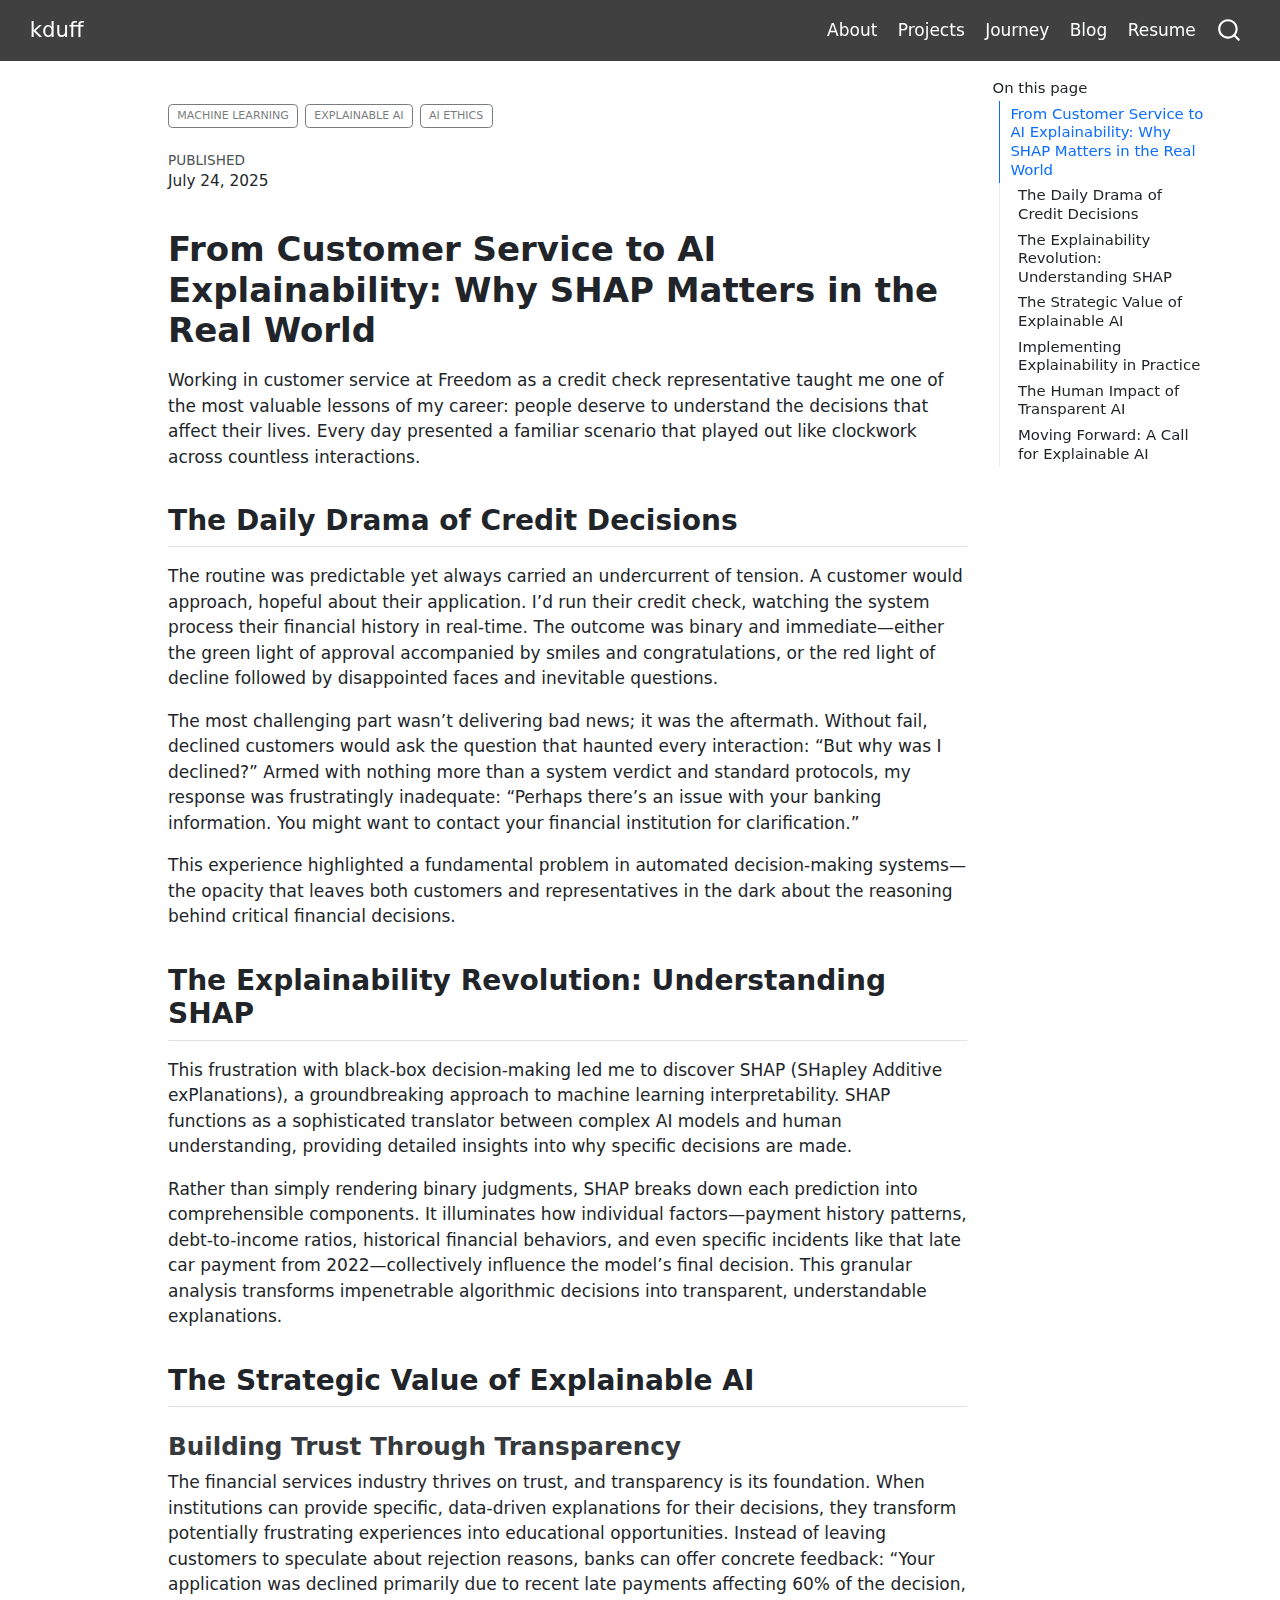
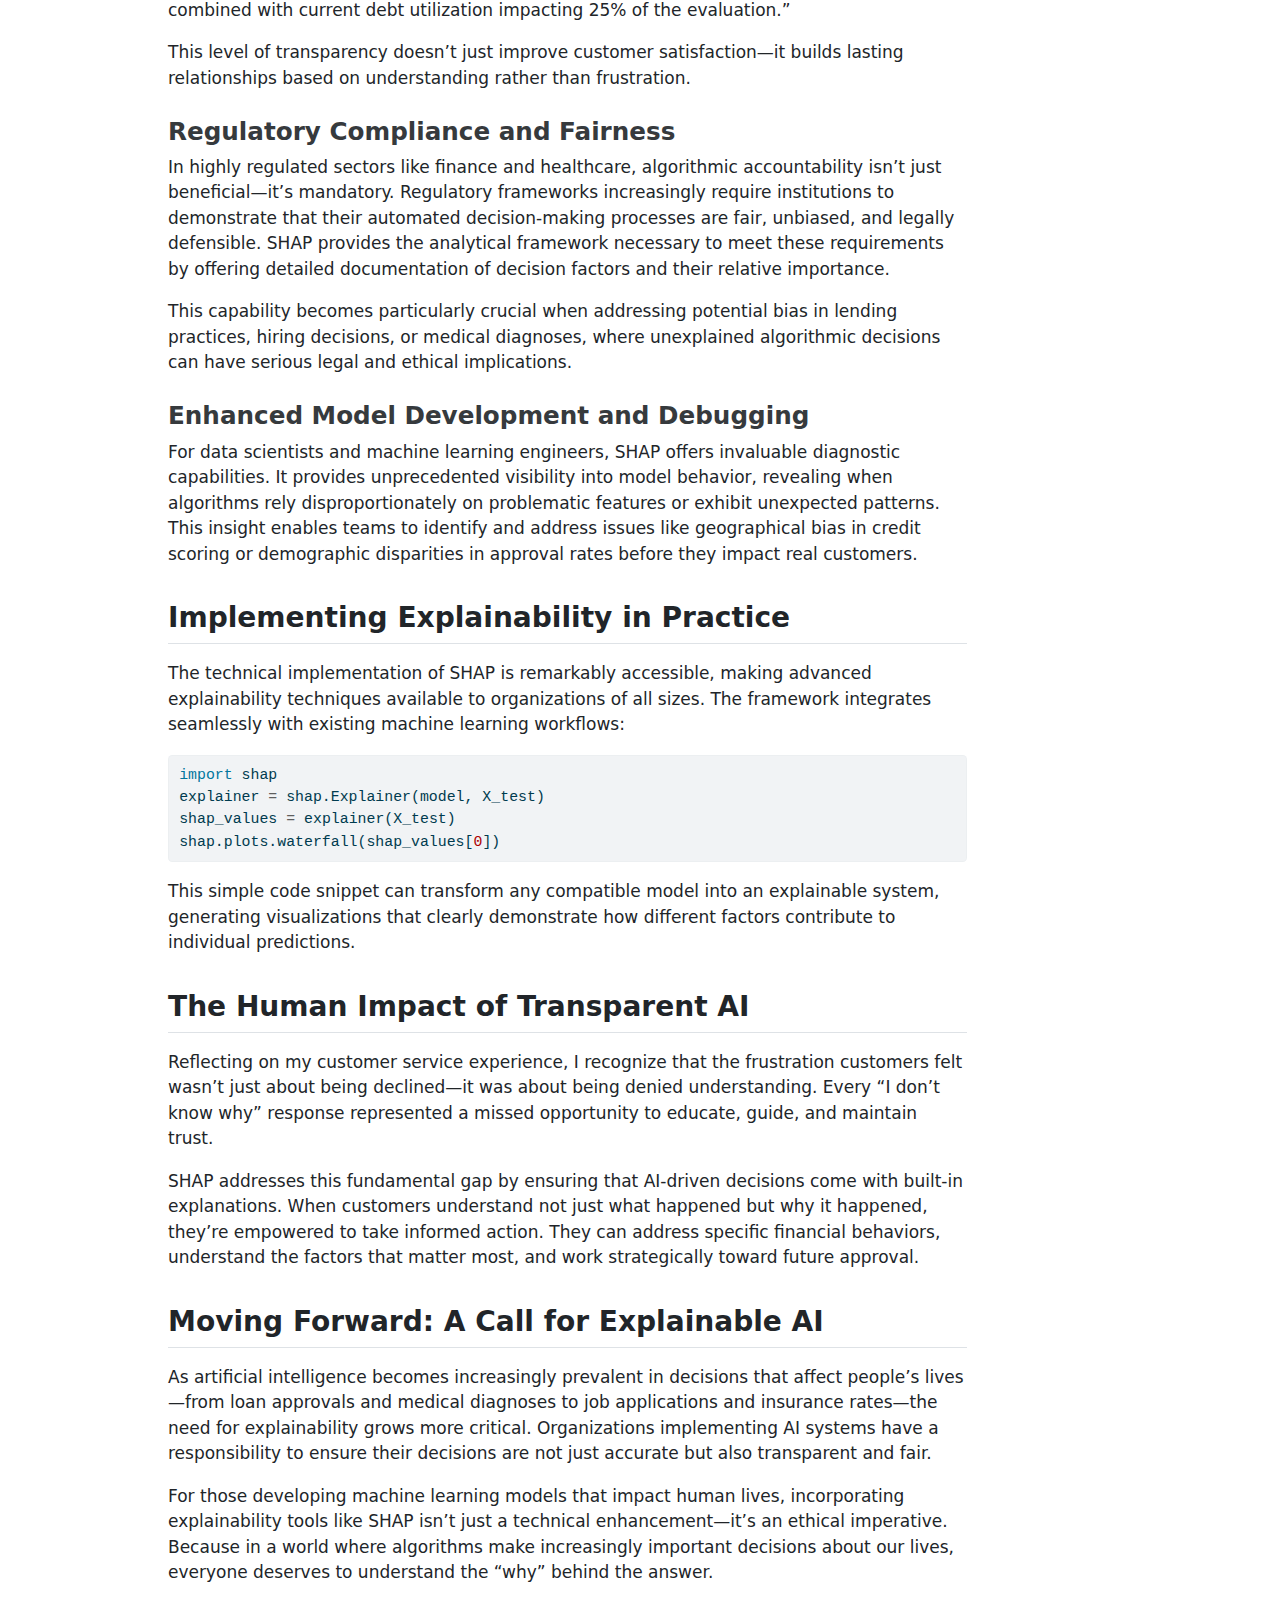
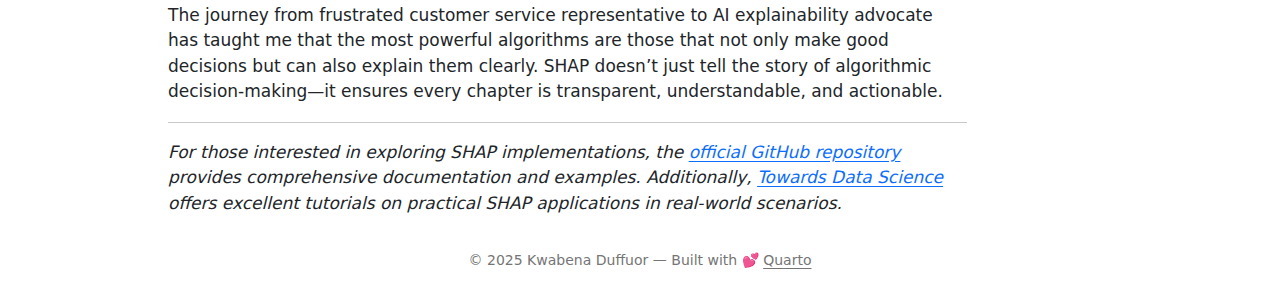
<file: docs/blog/post2.html>
<!DOCTYPE html>
<html xmlns="http://www.w3.org/1999/xhtml" lang="en" xml:lang="en"><head>

<meta charset="utf-8">
<meta name="generator" content="quarto-1.7.32">

<meta name="viewport" content="width=device-width, initial-scale=1.0, user-scalable=yes">

<meta name="dcterms.date" content="2025-07-24">

<title>post2 – kduff</title>
<style>
code{white-space: pre-wrap;}
span.smallcaps{font-variant: small-caps;}
div.columns{display: flex; gap: min(4vw, 1.5em);}
div.column{flex: auto; overflow-x: auto;}
div.hanging-indent{margin-left: 1.5em; text-indent: -1.5em;}
ul.task-list{list-style: none;}
ul.task-list li input[type="checkbox"] {
  width: 0.8em;
  margin: 0 0.8em 0.2em -1em; /* quarto-specific, see https://github.com/quarto-dev/quarto-cli/issues/4556 */ 
  vertical-align: middle;
}
/* CSS for syntax highlighting */
html { -webkit-text-size-adjust: 100%; }
pre > code.sourceCode { white-space: pre; position: relative; }
pre > code.sourceCode > span { display: inline-block; line-height: 1.25; }
pre > code.sourceCode > span:empty { height: 1.2em; }
.sourceCode { overflow: visible; }
code.sourceCode > span { color: inherit; text-decoration: inherit; }
div.sourceCode { margin: 1em 0; }
pre.sourceCode { margin: 0; }
@media screen {
div.sourceCode { overflow: auto; }
}
@media print {
pre > code.sourceCode { white-space: pre-wrap; }
pre > code.sourceCode > span { text-indent: -5em; padding-left: 5em; }
}
pre.numberSource code
  { counter-reset: source-line 0; }
pre.numberSource code > span
  { position: relative; left: -4em; counter-increment: source-line; }
pre.numberSource code > span > a:first-child::before
  { content: counter(source-line);
    position: relative; left: -1em; text-align: right; vertical-align: baseline;
    border: none; display: inline-block;
    -webkit-touch-callout: none; -webkit-user-select: none;
    -khtml-user-select: none; -moz-user-select: none;
    -ms-user-select: none; user-select: none;
    padding: 0 4px; width: 4em;
  }
pre.numberSource { margin-left: 3em;  padding-left: 4px; }
div.sourceCode
  {   }
@media screen {
pre > code.sourceCode > span > a:first-child::before { text-decoration: underline; }
}
</style>


<script src="../site_libs/quarto-nav/quarto-nav.js"></script>
<script src="../site_libs/clipboard/clipboard.min.js"></script>
<script src="../site_libs/quarto-search/autocomplete.umd.js"></script>
<script src="../site_libs/quarto-search/fuse.min.js"></script>
<script src="../site_libs/quarto-search/quarto-search.js"></script>
<meta name="quarto:offset" content="../">
<link href="../favicon.ico" rel="icon">
<script src="../site_libs/quarto-html/quarto.js" type="module"></script>
<script src="../site_libs/quarto-html/tabsets/tabsets.js" type="module"></script>
<script src="../site_libs/quarto-html/popper.min.js"></script>
<script src="../site_libs/quarto-html/tippy.umd.min.js"></script>
<link href="../site_libs/quarto-html/tippy.css" rel="stylesheet">
<link href="../site_libs/quarto-html/quarto-syntax-highlighting-37eea08aefeeee20ff55810ff984fec1.css" rel="stylesheet" id="quarto-text-highlighting-styles">
<script src="../site_libs/bootstrap/bootstrap.min.js"></script>
<link href="../site_libs/bootstrap/bootstrap-icons.css" rel="stylesheet">
<link href="../site_libs/bootstrap/bootstrap-991b1886d3c685c7aa2b62b80640c7af.min.css" rel="stylesheet" append-hash="true" id="quarto-bootstrap" data-mode="light">
<script id="quarto-search-options" type="application/json">{
  "location": "navbar",
  "copy-button": false,
  "collapse-after": 3,
  "panel-placement": "end",
  "type": "overlay",
  "limit": 50,
  "keyboard-shortcut": [
    "f",
    "/",
    "s"
  ],
  "show-item-context": false,
  "language": {
    "search-no-results-text": "No results",
    "search-matching-documents-text": "matching documents",
    "search-copy-link-title": "Copy link to search",
    "search-hide-matches-text": "Hide additional matches",
    "search-more-match-text": "more match in this document",
    "search-more-matches-text": "more matches in this document",
    "search-clear-button-title": "Clear",
    "search-text-placeholder": "",
    "search-detached-cancel-button-title": "Cancel",
    "search-submit-button-title": "Submit",
    "search-label": "Search"
  }
}</script>


<link rel="stylesheet" href="../styles.css">
</head>

<body class="nav-fixed quarto-light">

<div id="quarto-search-results"></div>
  <header id="quarto-header" class="headroom fixed-top">
    <nav class="navbar navbar-expand-lg " data-bs-theme="dark">
      <div class="navbar-container container-fluid">
      <div class="navbar-brand-container mx-auto">
    <a class="navbar-brand" href="../index.html">
    <span class="navbar-title">kduff</span>
    </a>
  </div>
            <div id="quarto-search" class="" title="Search"></div>
          <button class="navbar-toggler" type="button" data-bs-toggle="collapse" data-bs-target="#navbarCollapse" aria-controls="navbarCollapse" role="menu" aria-expanded="false" aria-label="Toggle navigation" onclick="if (window.quartoToggleHeadroom) { window.quartoToggleHeadroom(); }">
  <span class="navbar-toggler-icon"></span>
</button>
          <div class="collapse navbar-collapse" id="navbarCollapse">
            <ul class="navbar-nav navbar-nav-scroll ms-auto">
  <li class="nav-item">
    <a class="nav-link" href="../index.html"> 
<span class="menu-text">About</span></a>
  </li>  
  <li class="nav-item">
    <a class="nav-link" href="../projects.html"> 
<span class="menu-text">Projects</span></a>
  </li>  
  <li class="nav-item">
    <a class="nav-link" href="../journey.html"> 
<span class="menu-text">Journey</span></a>
  </li>  
  <li class="nav-item">
    <a class="nav-link" href="../blog.html"> 
<span class="menu-text">Blog</span></a>
  </li>  
  <li class="nav-item">
    <a class="nav-link" href="../resume.html"> 
<span class="menu-text">Resume</span></a>
  </li>  
</ul>
          </div> <!-- /navcollapse -->
            <div class="quarto-navbar-tools">
</div>
      </div> <!-- /container-fluid -->
    </nav>
</header>
<!-- content -->
<div id="quarto-content" class="quarto-container page-columns page-rows-contents page-layout-article page-navbar">
<!-- sidebar -->
<!-- margin-sidebar -->
    <div id="quarto-margin-sidebar" class="sidebar margin-sidebar">
        <nav id="TOC" role="doc-toc" class="toc-active">
    <h2 id="toc-title">On this page</h2>
   
  <ul>
  <li><a href="#from-customer-service-to-ai-explainability-why-shap-matters-in-the-real-world" id="toc-from-customer-service-to-ai-explainability-why-shap-matters-in-the-real-world" class="nav-link active" data-scroll-target="#from-customer-service-to-ai-explainability-why-shap-matters-in-the-real-world">From Customer Service to AI Explainability: Why SHAP Matters in the Real World</a>
  <ul class="collapse">
  <li><a href="#the-daily-drama-of-credit-decisions" id="toc-the-daily-drama-of-credit-decisions" class="nav-link" data-scroll-target="#the-daily-drama-of-credit-decisions">The Daily Drama of Credit Decisions</a></li>
  <li><a href="#the-explainability-revolution-understanding-shap" id="toc-the-explainability-revolution-understanding-shap" class="nav-link" data-scroll-target="#the-explainability-revolution-understanding-shap">The Explainability Revolution: Understanding SHAP</a></li>
  <li><a href="#the-strategic-value-of-explainable-ai" id="toc-the-strategic-value-of-explainable-ai" class="nav-link" data-scroll-target="#the-strategic-value-of-explainable-ai">The Strategic Value of Explainable AI</a>
  <ul class="collapse">
  <li><a href="#building-trust-through-transparency" id="toc-building-trust-through-transparency" class="nav-link" data-scroll-target="#building-trust-through-transparency">Building Trust Through Transparency</a></li>
  <li><a href="#regulatory-compliance-and-fairness" id="toc-regulatory-compliance-and-fairness" class="nav-link" data-scroll-target="#regulatory-compliance-and-fairness">Regulatory Compliance and Fairness</a></li>
  <li><a href="#enhanced-model-development-and-debugging" id="toc-enhanced-model-development-and-debugging" class="nav-link" data-scroll-target="#enhanced-model-development-and-debugging">Enhanced Model Development and Debugging</a></li>
  </ul></li>
  <li><a href="#implementing-explainability-in-practice" id="toc-implementing-explainability-in-practice" class="nav-link" data-scroll-target="#implementing-explainability-in-practice">Implementing Explainability in Practice</a></li>
  <li><a href="#the-human-impact-of-transparent-ai" id="toc-the-human-impact-of-transparent-ai" class="nav-link" data-scroll-target="#the-human-impact-of-transparent-ai">The Human Impact of Transparent AI</a></li>
  <li><a href="#moving-forward-a-call-for-explainable-ai" id="toc-moving-forward-a-call-for-explainable-ai" class="nav-link" data-scroll-target="#moving-forward-a-call-for-explainable-ai">Moving Forward: A Call for Explainable AI</a></li>
  </ul></li>
  </ul>
</nav>
    </div>
<!-- main -->
<main class="content" id="quarto-document-content">

<header id="title-block-header" class="quarto-title-block default">
<div class="quarto-title">
  <div class="quarto-categories">
    <div class="quarto-category">Machine Learning</div>
    <div class="quarto-category">Explainable AI</div>
    <div class="quarto-category">AI Ethics</div>
  </div>
  </div>



<div class="quarto-title-meta">

    
    <div>
    <div class="quarto-title-meta-heading">Published</div>
    <div class="quarto-title-meta-contents">
      <p class="date">July 24, 2025</p>
    </div>
  </div>
  
    
  </div>
  


</header>


<section id="from-customer-service-to-ai-explainability-why-shap-matters-in-the-real-world" class="level1">
<h1>From Customer Service to AI Explainability: Why SHAP Matters in the Real World</h1>
<p>Working in customer service at Freedom as a credit check representative taught me one of the most valuable lessons of my career: people deserve to understand the decisions that affect their lives. Every day presented a familiar scenario that played out like clockwork across countless interactions.</p>
<section id="the-daily-drama-of-credit-decisions" class="level2">
<h2 data-anchor-id="the-daily-drama-of-credit-decisions">The Daily Drama of Credit Decisions</h2>
<p>The routine was predictable yet always carried an undercurrent of tension. A customer would approach, hopeful about their application. I’d run their credit check, watching the system process their financial history in real-time. The outcome was binary and immediate—either the green light of approval accompanied by smiles and congratulations, or the red light of decline followed by disappointed faces and inevitable questions.</p>
<p>The most challenging part wasn’t delivering bad news; it was the aftermath. Without fail, declined customers would ask the question that haunted every interaction: “But why was I declined?” Armed with nothing more than a system verdict and standard protocols, my response was frustratingly inadequate: “Perhaps there’s an issue with your banking information. You might want to contact your financial institution for clarification.”</p>
<p>This experience highlighted a fundamental problem in automated decision-making systems—the opacity that leaves both customers and representatives in the dark about the reasoning behind critical financial decisions.</p>
</section>
<section id="the-explainability-revolution-understanding-shap" class="level2">
<h2 data-anchor-id="the-explainability-revolution-understanding-shap">The Explainability Revolution: Understanding SHAP</h2>
<p>This frustration with black-box decision-making led me to discover SHAP (SHapley Additive exPlanations), a groundbreaking approach to machine learning interpretability. SHAP functions as a sophisticated translator between complex AI models and human understanding, providing detailed insights into why specific decisions are made.</p>
<p>Rather than simply rendering binary judgments, SHAP breaks down each prediction into comprehensible components. It illuminates how individual factors—payment history patterns, debt-to-income ratios, historical financial behaviors, and even specific incidents like that late car payment from 2022—collectively influence the model’s final decision. This granular analysis transforms impenetrable algorithmic decisions into transparent, understandable explanations.</p>
</section>
<section id="the-strategic-value-of-explainable-ai" class="level2">
<h2 data-anchor-id="the-strategic-value-of-explainable-ai">The Strategic Value of Explainable AI</h2>
<section id="building-trust-through-transparency" class="level3">
<h3 data-anchor-id="building-trust-through-transparency">Building Trust Through Transparency</h3>
<p>The financial services industry thrives on trust, and transparency is its foundation. When institutions can provide specific, data-driven explanations for their decisions, they transform potentially frustrating experiences into educational opportunities. Instead of leaving customers to speculate about rejection reasons, banks can offer concrete feedback: “Your application was declined primarily due to recent late payments affecting 60% of the decision, combined with current debt utilization impacting 25% of the evaluation.”</p>
<p>This level of transparency doesn’t just improve customer satisfaction—it builds lasting relationships based on understanding rather than frustration.</p>
</section>
<section id="regulatory-compliance-and-fairness" class="level3">
<h3 data-anchor-id="regulatory-compliance-and-fairness">Regulatory Compliance and Fairness</h3>
<p>In highly regulated sectors like finance and healthcare, algorithmic accountability isn’t just beneficial—it’s mandatory. Regulatory frameworks increasingly require institutions to demonstrate that their automated decision-making processes are fair, unbiased, and legally defensible. SHAP provides the analytical framework necessary to meet these requirements by offering detailed documentation of decision factors and their relative importance.</p>
<p>This capability becomes particularly crucial when addressing potential bias in lending practices, hiring decisions, or medical diagnoses, where unexplained algorithmic decisions can have serious legal and ethical implications.</p>
</section>
<section id="enhanced-model-development-and-debugging" class="level3">
<h3 data-anchor-id="enhanced-model-development-and-debugging">Enhanced Model Development and Debugging</h3>
<p>For data scientists and machine learning engineers, SHAP offers invaluable diagnostic capabilities. It provides unprecedented visibility into model behavior, revealing when algorithms rely disproportionately on problematic features or exhibit unexpected patterns. This insight enables teams to identify and address issues like geographical bias in credit scoring or demographic disparities in approval rates before they impact real customers.</p>
</section>
</section>
<section id="implementing-explainability-in-practice" class="level2">
<h2 data-anchor-id="implementing-explainability-in-practice">Implementing Explainability in Practice</h2>
<p>The technical implementation of SHAP is remarkably accessible, making advanced explainability techniques available to organizations of all sizes. The framework integrates seamlessly with existing machine learning workflows:</p>
<div class="sourceCode" id="cb1"><pre class="sourceCode python code-with-copy"><code class="sourceCode python"><span id="cb1-1"><a href="#cb1-1" aria-hidden="true" tabindex="-1"></a><span class="im">import</span> shap</span>
<span id="cb1-2"><a href="#cb1-2" aria-hidden="true" tabindex="-1"></a>explainer <span class="op">=</span> shap.Explainer(model, X_test)</span>
<span id="cb1-3"><a href="#cb1-3" aria-hidden="true" tabindex="-1"></a>shap_values <span class="op">=</span> explainer(X_test)</span>
<span id="cb1-4"><a href="#cb1-4" aria-hidden="true" tabindex="-1"></a>shap.plots.waterfall(shap_values[<span class="dv">0</span>])</span></code><button title="Copy to Clipboard" class="code-copy-button"><i class="bi"></i></button></pre></div>
<p>This simple code snippet can transform any compatible model into an explainable system, generating visualizations that clearly demonstrate how different factors contribute to individual predictions.</p>
</section>
<section id="the-human-impact-of-transparent-ai" class="level2">
<h2 data-anchor-id="the-human-impact-of-transparent-ai">The Human Impact of Transparent AI</h2>
<p>Reflecting on my customer service experience, I recognize that the frustration customers felt wasn’t just about being declined—it was about being denied understanding. Every “I don’t know why” response represented a missed opportunity to educate, guide, and maintain trust.</p>
<p>SHAP addresses this fundamental gap by ensuring that AI-driven decisions come with built-in explanations. When customers understand not just what happened but why it happened, they’re empowered to take informed action. They can address specific financial behaviors, understand the factors that matter most, and work strategically toward future approval.</p>
</section>
<section id="moving-forward-a-call-for-explainable-ai" class="level2">
<h2 data-anchor-id="moving-forward-a-call-for-explainable-ai">Moving Forward: A Call for Explainable AI</h2>
<p>As artificial intelligence becomes increasingly prevalent in decisions that affect people’s lives—from loan approvals and medical diagnoses to job applications and insurance rates—the need for explainability grows more critical. Organizations implementing AI systems have a responsibility to ensure their decisions are not just accurate but also transparent and fair.</p>
<p>For those developing machine learning models that impact human lives, incorporating explainability tools like SHAP isn’t just a technical enhancement—it’s an ethical imperative. Because in a world where algorithms make increasingly important decisions about our lives, everyone deserves to understand the “why” behind the answer.</p>
<p>The journey from frustrated customer service representative to AI explainability advocate has taught me that the most powerful algorithms are those that not only make good decisions but can also explain them clearly. SHAP doesn’t just tell the story of algorithmic decision-making—it ensures every chapter is transparent, understandable, and actionable.</p>
<hr>
<p><em>For those interested in exploring SHAP implementations, the <a href="https://github.com/slundberg/shap">official GitHub repository</a> provides comprehensive documentation and examples. Additionally, <a href="https://towardsdatascience.com/interpretable-machine-learning-with-xgboost-9ec80d148d27">Towards Data Science</a> offers excellent tutorials on practical SHAP applications in real-world scenarios.</em></p>


</section>
</section>

</main> <!-- /main -->
<script id="quarto-html-after-body" type="application/javascript">
  window.document.addEventListener("DOMContentLoaded", function (event) {
    const isCodeAnnotation = (el) => {
      for (const clz of el.classList) {
        if (clz.startsWith('code-annotation-')) {                     
          return true;
        }
      }
      return false;
    }
    const onCopySuccess = function(e) {
      // button target
      const button = e.trigger;
      // don't keep focus
      button.blur();
      // flash "checked"
      button.classList.add('code-copy-button-checked');
      var currentTitle = button.getAttribute("title");
      button.setAttribute("title", "Copied!");
      let tooltip;
      if (window.bootstrap) {
        button.setAttribute("data-bs-toggle", "tooltip");
        button.setAttribute("data-bs-placement", "left");
        button.setAttribute("data-bs-title", "Copied!");
        tooltip = new bootstrap.Tooltip(button, 
          { trigger: "manual", 
            customClass: "code-copy-button-tooltip",
            offset: [0, -8]});
        tooltip.show();    
      }
      setTimeout(function() {
        if (tooltip) {
          tooltip.hide();
          button.removeAttribute("data-bs-title");
          button.removeAttribute("data-bs-toggle");
          button.removeAttribute("data-bs-placement");
        }
        button.setAttribute("title", currentTitle);
        button.classList.remove('code-copy-button-checked');
      }, 1000);
      // clear code selection
      e.clearSelection();
    }
    const getTextToCopy = function(trigger) {
        const codeEl = trigger.previousElementSibling.cloneNode(true);
        for (const childEl of codeEl.children) {
          if (isCodeAnnotation(childEl)) {
            childEl.remove();
          }
        }
        return codeEl.innerText;
    }
    const clipboard = new window.ClipboardJS('.code-copy-button:not([data-in-quarto-modal])', {
      text: getTextToCopy
    });
    clipboard.on('success', onCopySuccess);
    if (window.document.getElementById('quarto-embedded-source-code-modal')) {
      const clipboardModal = new window.ClipboardJS('.code-copy-button[data-in-quarto-modal]', {
        text: getTextToCopy,
        container: window.document.getElementById('quarto-embedded-source-code-modal')
      });
      clipboardModal.on('success', onCopySuccess);
    }
      var localhostRegex = new RegExp(/^(?:http|https):\/\/localhost\:?[0-9]*\//);
      var mailtoRegex = new RegExp(/^mailto:/);
        var filterRegex = new RegExp('/' + window.location.host + '/');
      var isInternal = (href) => {
          return filterRegex.test(href) || localhostRegex.test(href) || mailtoRegex.test(href);
      }
      // Inspect non-navigation links and adorn them if external
     var links = window.document.querySelectorAll('a[href]:not(.nav-link):not(.navbar-brand):not(.toc-action):not(.sidebar-link):not(.sidebar-item-toggle):not(.pagination-link):not(.no-external):not([aria-hidden]):not(.dropdown-item):not(.quarto-navigation-tool):not(.about-link)');
      for (var i=0; i<links.length; i++) {
        const link = links[i];
        if (!isInternal(link.href)) {
          // undo the damage that might have been done by quarto-nav.js in the case of
          // links that we want to consider external
          if (link.dataset.originalHref !== undefined) {
            link.href = link.dataset.originalHref;
          }
        }
      }
    function tippyHover(el, contentFn, onTriggerFn, onUntriggerFn) {
      const config = {
        allowHTML: true,
        maxWidth: 500,
        delay: 100,
        arrow: false,
        appendTo: function(el) {
            return el.parentElement;
        },
        interactive: true,
        interactiveBorder: 10,
        theme: 'quarto',
        placement: 'bottom-start',
      };
      if (contentFn) {
        config.content = contentFn;
      }
      if (onTriggerFn) {
        config.onTrigger = onTriggerFn;
      }
      if (onUntriggerFn) {
        config.onUntrigger = onUntriggerFn;
      }
      window.tippy(el, config); 
    }
    const noterefs = window.document.querySelectorAll('a[role="doc-noteref"]');
    for (var i=0; i<noterefs.length; i++) {
      const ref = noterefs[i];
      tippyHover(ref, function() {
        // use id or data attribute instead here
        let href = ref.getAttribute('data-footnote-href') || ref.getAttribute('href');
        try { href = new URL(href).hash; } catch {}
        const id = href.replace(/^#\/?/, "");
        const note = window.document.getElementById(id);
        if (note) {
          return note.innerHTML;
        } else {
          return "";
        }
      });
    }
    const xrefs = window.document.querySelectorAll('a.quarto-xref');
    const processXRef = (id, note) => {
      // Strip column container classes
      const stripColumnClz = (el) => {
        el.classList.remove("page-full", "page-columns");
        if (el.children) {
          for (const child of el.children) {
            stripColumnClz(child);
          }
        }
      }
      stripColumnClz(note)
      if (id === null || id.startsWith('sec-')) {
        // Special case sections, only their first couple elements
        const container = document.createElement("div");
        if (note.children && note.children.length > 2) {
          container.appendChild(note.children[0].cloneNode(true));
          for (let i = 1; i < note.children.length; i++) {
            const child = note.children[i];
            if (child.tagName === "P" && child.innerText === "") {
              continue;
            } else {
              container.appendChild(child.cloneNode(true));
              break;
            }
          }
          if (window.Quarto?.typesetMath) {
            window.Quarto.typesetMath(container);
          }
          return container.innerHTML
        } else {
          if (window.Quarto?.typesetMath) {
            window.Quarto.typesetMath(note);
          }
          return note.innerHTML;
        }
      } else {
        // Remove any anchor links if they are present
        const anchorLink = note.querySelector('a.anchorjs-link');
        if (anchorLink) {
          anchorLink.remove();
        }
        if (window.Quarto?.typesetMath) {
          window.Quarto.typesetMath(note);
        }
        if (note.classList.contains("callout")) {
          return note.outerHTML;
        } else {
          return note.innerHTML;
        }
      }
    }
    for (var i=0; i<xrefs.length; i++) {
      const xref = xrefs[i];
      tippyHover(xref, undefined, function(instance) {
        instance.disable();
        let url = xref.getAttribute('href');
        let hash = undefined; 
        if (url.startsWith('#')) {
          hash = url;
        } else {
          try { hash = new URL(url).hash; } catch {}
        }
        if (hash) {
          const id = hash.replace(/^#\/?/, "");
          const note = window.document.getElementById(id);
          if (note !== null) {
            try {
              const html = processXRef(id, note.cloneNode(true));
              instance.setContent(html);
            } finally {
              instance.enable();
              instance.show();
            }
          } else {
            // See if we can fetch this
            fetch(url.split('#')[0])
            .then(res => res.text())
            .then(html => {
              const parser = new DOMParser();
              const htmlDoc = parser.parseFromString(html, "text/html");
              const note = htmlDoc.getElementById(id);
              if (note !== null) {
                const html = processXRef(id, note);
                instance.setContent(html);
              } 
            }).finally(() => {
              instance.enable();
              instance.show();
            });
          }
        } else {
          // See if we can fetch a full url (with no hash to target)
          // This is a special case and we should probably do some content thinning / targeting
          fetch(url)
          .then(res => res.text())
          .then(html => {
            const parser = new DOMParser();
            const htmlDoc = parser.parseFromString(html, "text/html");
            const note = htmlDoc.querySelector('main.content');
            if (note !== null) {
              // This should only happen for chapter cross references
              // (since there is no id in the URL)
              // remove the first header
              if (note.children.length > 0 && note.children[0].tagName === "HEADER") {
                note.children[0].remove();
              }
              const html = processXRef(null, note);
              instance.setContent(html);
            } 
          }).finally(() => {
            instance.enable();
            instance.show();
          });
        }
      }, function(instance) {
      });
    }
        let selectedAnnoteEl;
        const selectorForAnnotation = ( cell, annotation) => {
          let cellAttr = 'data-code-cell="' + cell + '"';
          let lineAttr = 'data-code-annotation="' +  annotation + '"';
          const selector = 'span[' + cellAttr + '][' + lineAttr + ']';
          return selector;
        }
        const selectCodeLines = (annoteEl) => {
          const doc = window.document;
          const targetCell = annoteEl.getAttribute("data-target-cell");
          const targetAnnotation = annoteEl.getAttribute("data-target-annotation");
          const annoteSpan = window.document.querySelector(selectorForAnnotation(targetCell, targetAnnotation));
          const lines = annoteSpan.getAttribute("data-code-lines").split(",");
          const lineIds = lines.map((line) => {
            return targetCell + "-" + line;
          })
          let top = null;
          let height = null;
          let parent = null;
          if (lineIds.length > 0) {
              //compute the position of the single el (top and bottom and make a div)
              const el = window.document.getElementById(lineIds[0]);
              top = el.offsetTop;
              height = el.offsetHeight;
              parent = el.parentElement.parentElement;
            if (lineIds.length > 1) {
              const lastEl = window.document.getElementById(lineIds[lineIds.length - 1]);
              const bottom = lastEl.offsetTop + lastEl.offsetHeight;
              height = bottom - top;
            }
            if (top !== null && height !== null && parent !== null) {
              // cook up a div (if necessary) and position it 
              let div = window.document.getElementById("code-annotation-line-highlight");
              if (div === null) {
                div = window.document.createElement("div");
                div.setAttribute("id", "code-annotation-line-highlight");
                div.style.position = 'absolute';
                parent.appendChild(div);
              }
              div.style.top = top - 2 + "px";
              div.style.height = height + 4 + "px";
              div.style.left = 0;
              let gutterDiv = window.document.getElementById("code-annotation-line-highlight-gutter");
              if (gutterDiv === null) {
                gutterDiv = window.document.createElement("div");
                gutterDiv.setAttribute("id", "code-annotation-line-highlight-gutter");
                gutterDiv.style.position = 'absolute';
                const codeCell = window.document.getElementById(targetCell);
                const gutter = codeCell.querySelector('.code-annotation-gutter');
                gutter.appendChild(gutterDiv);
              }
              gutterDiv.style.top = top - 2 + "px";
              gutterDiv.style.height = height + 4 + "px";
            }
            selectedAnnoteEl = annoteEl;
          }
        };
        const unselectCodeLines = () => {
          const elementsIds = ["code-annotation-line-highlight", "code-annotation-line-highlight-gutter"];
          elementsIds.forEach((elId) => {
            const div = window.document.getElementById(elId);
            if (div) {
              div.remove();
            }
          });
          selectedAnnoteEl = undefined;
        };
          // Handle positioning of the toggle
      window.addEventListener(
        "resize",
        throttle(() => {
          elRect = undefined;
          if (selectedAnnoteEl) {
            selectCodeLines(selectedAnnoteEl);
          }
        }, 10)
      );
      function throttle(fn, ms) {
      let throttle = false;
      let timer;
        return (...args) => {
          if(!throttle) { // first call gets through
              fn.apply(this, args);
              throttle = true;
          } else { // all the others get throttled
              if(timer) clearTimeout(timer); // cancel #2
              timer = setTimeout(() => {
                fn.apply(this, args);
                timer = throttle = false;
              }, ms);
          }
        };
      }
        // Attach click handler to the DT
        const annoteDls = window.document.querySelectorAll('dt[data-target-cell]');
        for (const annoteDlNode of annoteDls) {
          annoteDlNode.addEventListener('click', (event) => {
            const clickedEl = event.target;
            if (clickedEl !== selectedAnnoteEl) {
              unselectCodeLines();
              const activeEl = window.document.querySelector('dt[data-target-cell].code-annotation-active');
              if (activeEl) {
                activeEl.classList.remove('code-annotation-active');
              }
              selectCodeLines(clickedEl);
              clickedEl.classList.add('code-annotation-active');
            } else {
              // Unselect the line
              unselectCodeLines();
              clickedEl.classList.remove('code-annotation-active');
            }
          });
        }
    const findCites = (el) => {
      const parentEl = el.parentElement;
      if (parentEl) {
        const cites = parentEl.dataset.cites;
        if (cites) {
          return {
            el,
            cites: cites.split(' ')
          };
        } else {
          return findCites(el.parentElement)
        }
      } else {
        return undefined;
      }
    };
    var bibliorefs = window.document.querySelectorAll('a[role="doc-biblioref"]');
    for (var i=0; i<bibliorefs.length; i++) {
      const ref = bibliorefs[i];
      const citeInfo = findCites(ref);
      if (citeInfo) {
        tippyHover(citeInfo.el, function() {
          var popup = window.document.createElement('div');
          citeInfo.cites.forEach(function(cite) {
            var citeDiv = window.document.createElement('div');
            citeDiv.classList.add('hanging-indent');
            citeDiv.classList.add('csl-entry');
            var biblioDiv = window.document.getElementById('ref-' + cite);
            if (biblioDiv) {
              citeDiv.innerHTML = biblioDiv.innerHTML;
            }
            popup.appendChild(citeDiv);
          });
          return popup.innerHTML;
        });
      }
    }
  });
  </script>
</div> <!-- /content -->
<footer class="footer">
  <div class="nav-footer">
    <div class="nav-footer-left">
      &nbsp;
    </div>   
    <div class="nav-footer-center">
<p>© 2025 Kwabena Duffuor — Built with 💕 <a href="https://quarto.org">Quarto</a></p>
</div>
    <div class="nav-footer-right">
      &nbsp;
    </div>
  </div>
</footer>




</body></html>
</file>
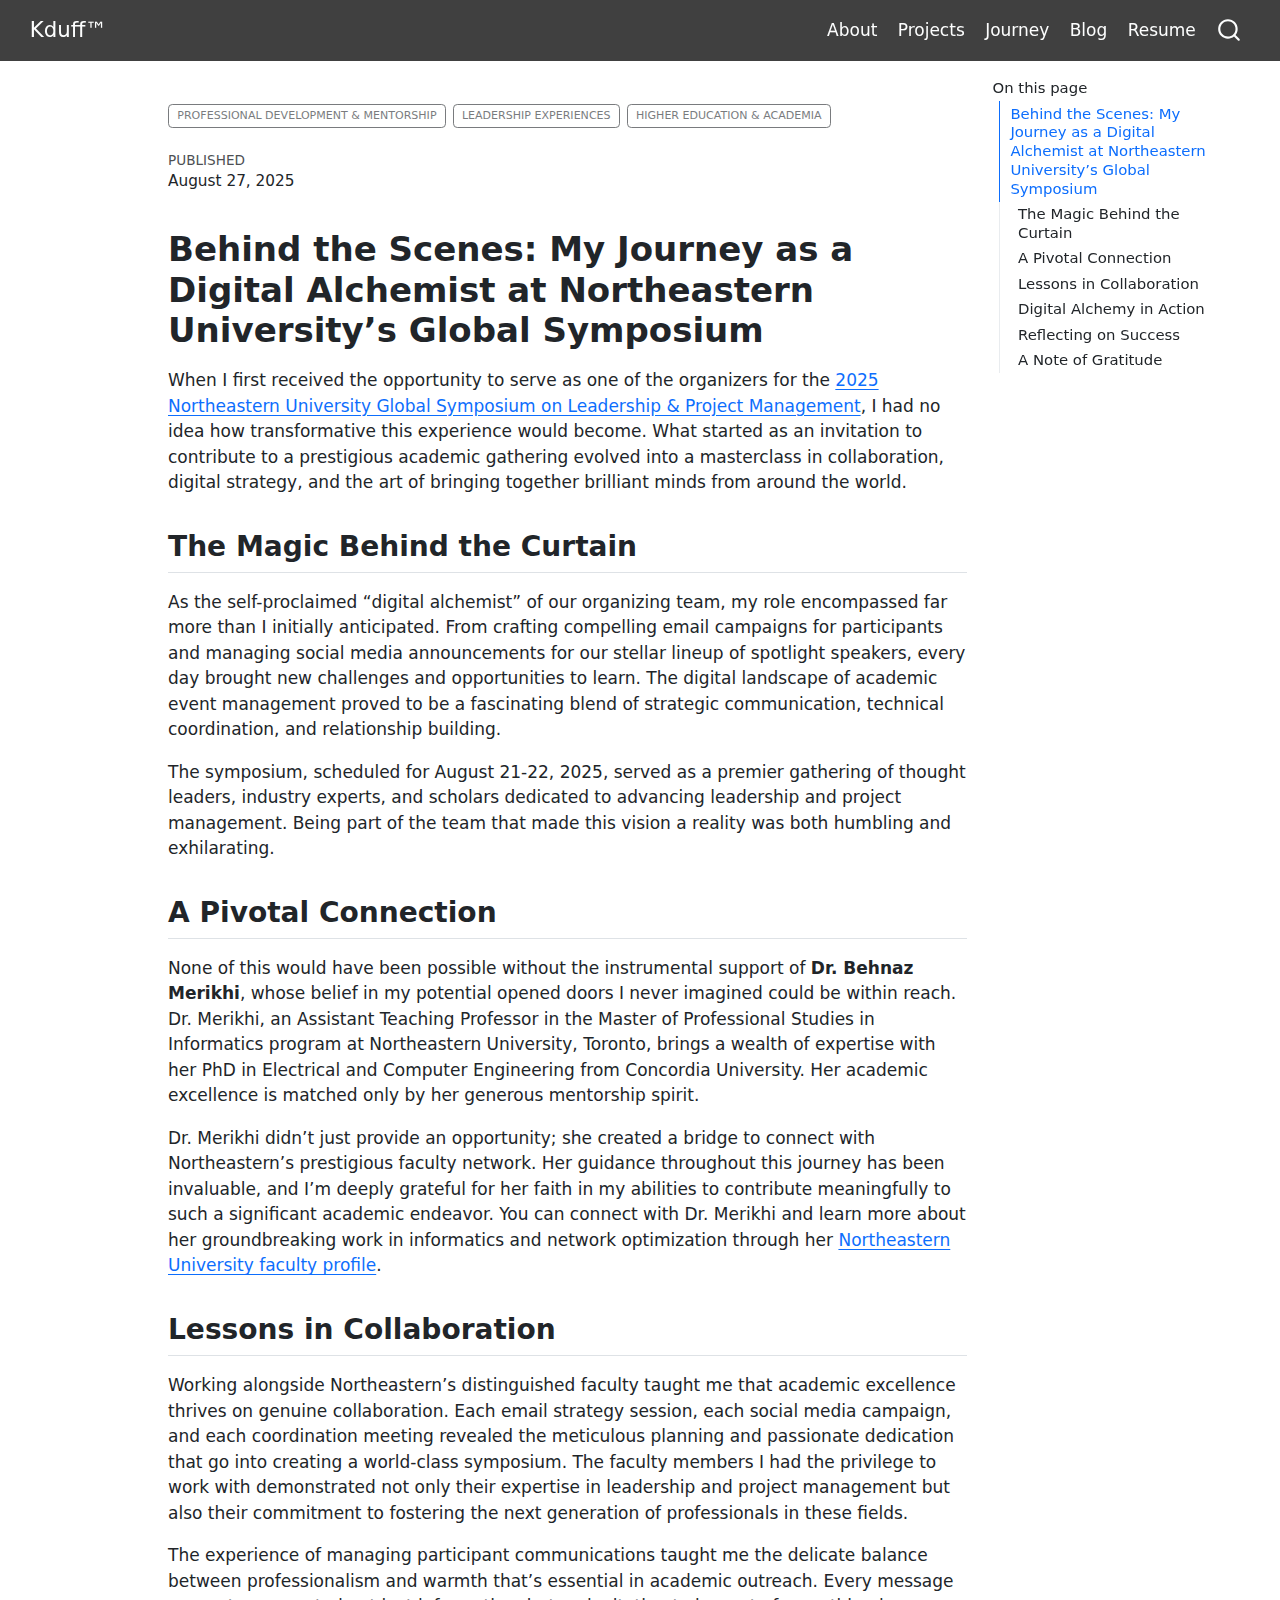
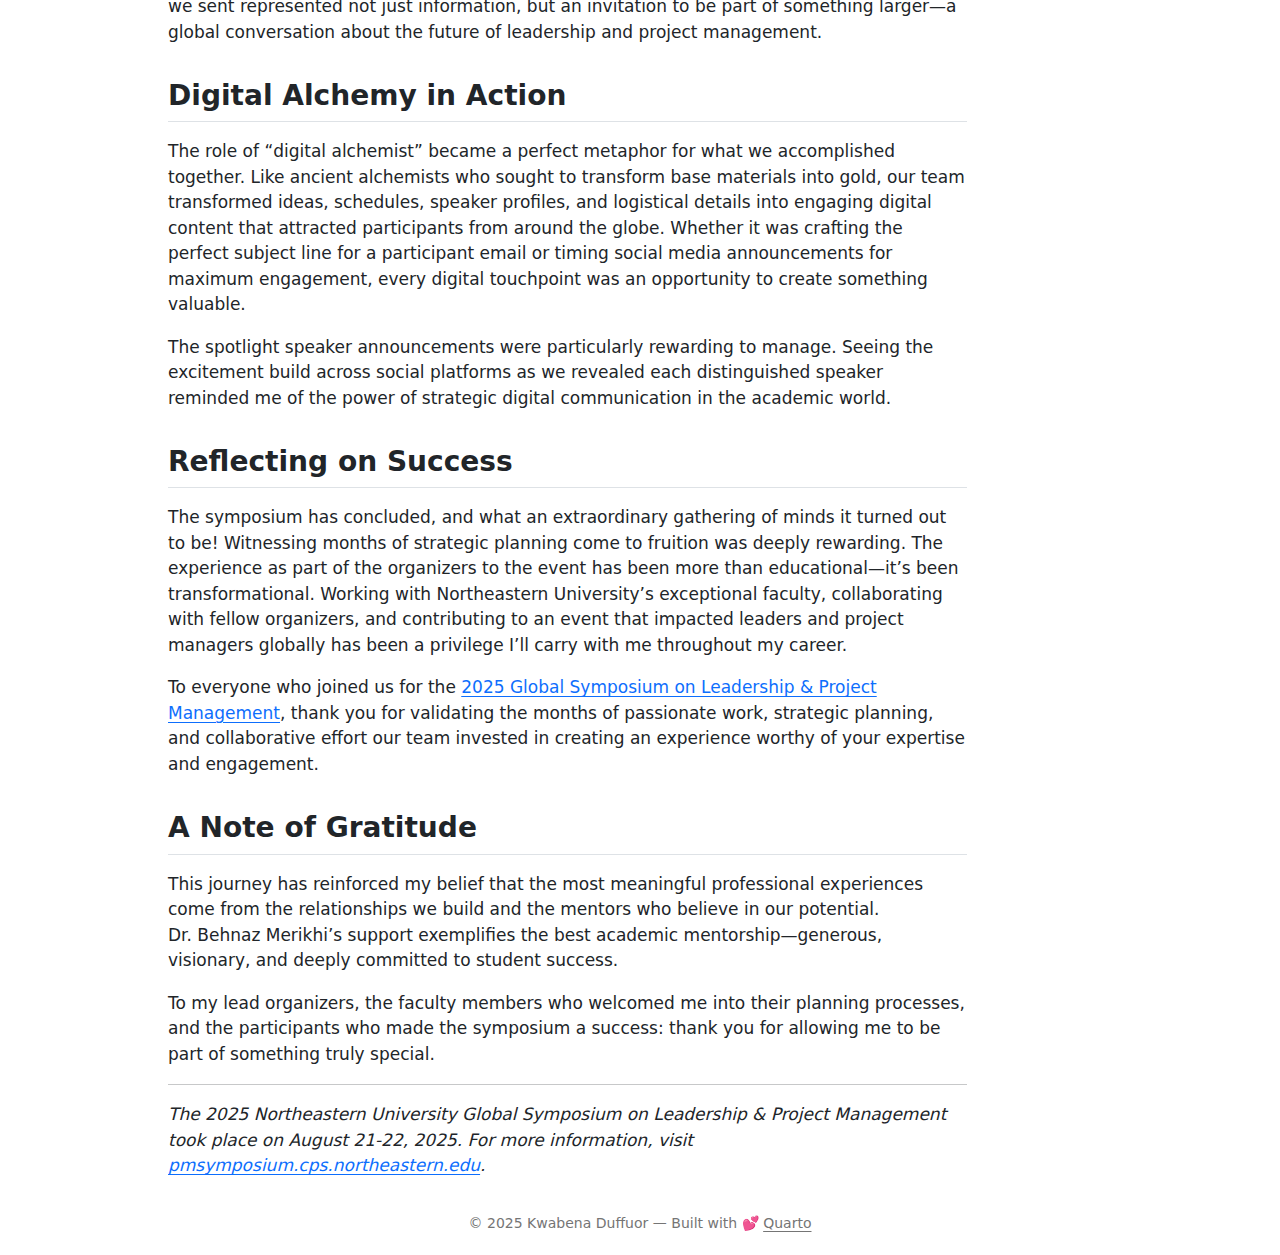
<file: docs/blog/post3.html>
<!DOCTYPE html>
<html xmlns="http://www.w3.org/1999/xhtml" lang="en" xml:lang="en"><head>

<meta charset="utf-8">
<meta name="generator" content="quarto-1.7.32">

<meta name="viewport" content="width=device-width, initial-scale=1.0, user-scalable=yes">

<meta name="dcterms.date" content="2025-08-27">

<title>post3 – Kduff™</title>
<style>
code{white-space: pre-wrap;}
span.smallcaps{font-variant: small-caps;}
div.columns{display: flex; gap: min(4vw, 1.5em);}
div.column{flex: auto; overflow-x: auto;}
div.hanging-indent{margin-left: 1.5em; text-indent: -1.5em;}
ul.task-list{list-style: none;}
ul.task-list li input[type="checkbox"] {
  width: 0.8em;
  margin: 0 0.8em 0.2em -1em; /* quarto-specific, see https://github.com/quarto-dev/quarto-cli/issues/4556 */ 
  vertical-align: middle;
}
</style>


<script src="../site_libs/quarto-nav/quarto-nav.js"></script>
<script src="../site_libs/clipboard/clipboard.min.js"></script>
<script src="../site_libs/quarto-search/autocomplete.umd.js"></script>
<script src="../site_libs/quarto-search/fuse.min.js"></script>
<script src="../site_libs/quarto-search/quarto-search.js"></script>
<meta name="quarto:offset" content="../">
<link href="../favicon.ico" rel="icon">
<script src="../site_libs/quarto-html/quarto.js" type="module"></script>
<script src="../site_libs/quarto-html/tabsets/tabsets.js" type="module"></script>
<script src="../site_libs/quarto-html/popper.min.js"></script>
<script src="../site_libs/quarto-html/tippy.umd.min.js"></script>
<link href="../site_libs/quarto-html/tippy.css" rel="stylesheet">
<link href="../site_libs/quarto-html/quarto-syntax-highlighting-37eea08aefeeee20ff55810ff984fec1.css" rel="stylesheet" id="quarto-text-highlighting-styles">
<script src="../site_libs/bootstrap/bootstrap.min.js"></script>
<link href="../site_libs/bootstrap/bootstrap-icons.css" rel="stylesheet">
<link href="../site_libs/bootstrap/bootstrap-991b1886d3c685c7aa2b62b80640c7af.min.css" rel="stylesheet" append-hash="true" id="quarto-bootstrap" data-mode="light">
<script id="quarto-search-options" type="application/json">{
  "location": "navbar",
  "copy-button": false,
  "collapse-after": 3,
  "panel-placement": "end",
  "type": "overlay",
  "limit": 50,
  "keyboard-shortcut": [
    "f",
    "/",
    "s"
  ],
  "show-item-context": false,
  "language": {
    "search-no-results-text": "No results",
    "search-matching-documents-text": "matching documents",
    "search-copy-link-title": "Copy link to search",
    "search-hide-matches-text": "Hide additional matches",
    "search-more-match-text": "more match in this document",
    "search-more-matches-text": "more matches in this document",
    "search-clear-button-title": "Clear",
    "search-text-placeholder": "",
    "search-detached-cancel-button-title": "Cancel",
    "search-submit-button-title": "Submit",
    "search-label": "Search"
  }
}</script>


<link rel="stylesheet" href="../styles.css">
</head>

<body class="nav-fixed quarto-light">

<div id="quarto-search-results"></div>
  <header id="quarto-header" class="headroom fixed-top">
    <nav class="navbar navbar-expand-lg " data-bs-theme="dark">
      <div class="navbar-container container-fluid">
      <div class="navbar-brand-container mx-auto">
    <a class="navbar-brand" href="../index.html">
    <span class="navbar-title">Kduff™</span>
    </a>
  </div>
            <div id="quarto-search" class="" title="Search"></div>
          <button class="navbar-toggler" type="button" data-bs-toggle="collapse" data-bs-target="#navbarCollapse" aria-controls="navbarCollapse" role="menu" aria-expanded="false" aria-label="Toggle navigation" onclick="if (window.quartoToggleHeadroom) { window.quartoToggleHeadroom(); }">
  <span class="navbar-toggler-icon"></span>
</button>
          <div class="collapse navbar-collapse" id="navbarCollapse">
            <ul class="navbar-nav navbar-nav-scroll ms-auto">
  <li class="nav-item">
    <a class="nav-link" href="../index.html"> 
<span class="menu-text">About</span></a>
  </li>  
  <li class="nav-item">
    <a class="nav-link" href="../projects.html"> 
<span class="menu-text">Projects</span></a>
  </li>  
  <li class="nav-item">
    <a class="nav-link" href="../journey.html"> 
<span class="menu-text">Journey</span></a>
  </li>  
  <li class="nav-item">
    <a class="nav-link" href="../blog.html"> 
<span class="menu-text">Blog</span></a>
  </li>  
  <li class="nav-item">
    <a class="nav-link" href="../resume.html"> 
<span class="menu-text">Resume</span></a>
  </li>  
</ul>
          </div> <!-- /navcollapse -->
            <div class="quarto-navbar-tools">
</div>
      </div> <!-- /container-fluid -->
    </nav>
</header>
<!-- content -->
<div id="quarto-content" class="quarto-container page-columns page-rows-contents page-layout-article page-navbar">
<!-- sidebar -->
<!-- margin-sidebar -->
    <div id="quarto-margin-sidebar" class="sidebar margin-sidebar">
        <nav id="TOC" role="doc-toc" class="toc-active">
    <h2 id="toc-title">On this page</h2>
   
  <ul>
  <li><a href="#behind-the-scenes-my-journey-as-a-digital-alchemist-at-northeastern-universitys-global-symposium" id="toc-behind-the-scenes-my-journey-as-a-digital-alchemist-at-northeastern-universitys-global-symposium" class="nav-link active" data-scroll-target="#behind-the-scenes-my-journey-as-a-digital-alchemist-at-northeastern-universitys-global-symposium">Behind the Scenes: My Journey as a Digital Alchemist at Northeastern University’s Global Symposium</a>
  <ul class="collapse">
  <li><a href="#the-magic-behind-the-curtain" id="toc-the-magic-behind-the-curtain" class="nav-link" data-scroll-target="#the-magic-behind-the-curtain">The Magic Behind the Curtain</a></li>
  <li><a href="#a-pivotal-connection" id="toc-a-pivotal-connection" class="nav-link" data-scroll-target="#a-pivotal-connection">A Pivotal Connection</a></li>
  <li><a href="#lessons-in-collaboration" id="toc-lessons-in-collaboration" class="nav-link" data-scroll-target="#lessons-in-collaboration">Lessons in Collaboration</a></li>
  <li><a href="#digital-alchemy-in-action" id="toc-digital-alchemy-in-action" class="nav-link" data-scroll-target="#digital-alchemy-in-action">Digital Alchemy in Action</a></li>
  <li><a href="#reflecting-on-success" id="toc-reflecting-on-success" class="nav-link" data-scroll-target="#reflecting-on-success">Reflecting on Success</a></li>
  <li><a href="#a-note-of-gratitude" id="toc-a-note-of-gratitude" class="nav-link" data-scroll-target="#a-note-of-gratitude">A Note of Gratitude</a></li>
  </ul></li>
  </ul>
</nav>
    </div>
<!-- main -->
<main class="content" id="quarto-document-content">

<header id="title-block-header" class="quarto-title-block default">
<div class="quarto-title">
  <div class="quarto-categories">
    <div class="quarto-category">Professional Development &amp; Mentorship</div>
    <div class="quarto-category">Leadership Experiences</div>
    <div class="quarto-category">Higher Education &amp; Academia</div>
  </div>
  </div>



<div class="quarto-title-meta">

    
    <div>
    <div class="quarto-title-meta-heading">Published</div>
    <div class="quarto-title-meta-contents">
      <p class="date">August 27, 2025</p>
    </div>
  </div>
  
    
  </div>
  


</header>


<section id="behind-the-scenes-my-journey-as-a-digital-alchemist-at-northeastern-universitys-global-symposium" class="level1">
<h1>Behind the Scenes: My Journey as a Digital Alchemist at Northeastern University’s Global Symposium</h1>
<p>When I first received the opportunity to serve as one of the organizers for the <a href="https://pmsymposium.cps.northeastern.edu/">2025 Northeastern University Global Symposium on Leadership &amp; Project Management</a>, I had no idea how transformative this experience would become. What started as an invitation to contribute to a prestigious academic gathering evolved into a masterclass in collaboration, digital strategy, and the art of bringing together brilliant minds from around the world.</p>
<section id="the-magic-behind-the-curtain" class="level2">
<h2 data-anchor-id="the-magic-behind-the-curtain">The Magic Behind the Curtain</h2>
<p>As the self-proclaimed “digital alchemist” of our organizing team, my role encompassed far more than I initially anticipated. From crafting compelling email campaigns for participants and managing social media announcements for our stellar lineup of spotlight speakers, every day brought new challenges and opportunities to learn. The digital landscape of academic event management proved to be a fascinating blend of strategic communication, technical coordination, and relationship building.</p>
<p>The symposium, scheduled for August 21-22, 2025, served as a premier gathering of thought leaders, industry experts, and scholars dedicated to advancing leadership and project management. Being part of the team that made this vision a reality was both humbling and exhilarating.</p>
</section>
<section id="a-pivotal-connection" class="level2">
<h2 data-anchor-id="a-pivotal-connection">A Pivotal Connection</h2>
<p>None of this would have been possible without the instrumental support of <strong>Dr.&nbsp;Behnaz Merikhi</strong>, whose belief in my potential opened doors I never imagined could be within reach. Dr.&nbsp;Merikhi, an Assistant Teaching Professor in the Master of Professional Studies in Informatics program at Northeastern University, Toronto, brings a wealth of expertise with her PhD in Electrical and Computer Engineering from Concordia University. Her academic excellence is matched only by her generous mentorship spirit.</p>
<p>Dr.&nbsp;Merikhi didn’t just provide an opportunity; she created a bridge to connect with Northeastern’s prestigious faculty network. Her guidance throughout this journey has been invaluable, and I’m deeply grateful for her faith in my abilities to contribute meaningfully to such a significant academic endeavor. You can connect with Dr.&nbsp;Merikhi and learn more about her groundbreaking work in informatics and network optimization through her <a href="https://cps.northeastern.edu/faculty/behnaz-merikhi/">Northeastern University faculty profile</a>.</p>
</section>
<section id="lessons-in-collaboration" class="level2">
<h2 data-anchor-id="lessons-in-collaboration">Lessons in Collaboration</h2>
<p>Working alongside Northeastern’s distinguished faculty taught me that academic excellence thrives on genuine collaboration. Each email strategy session, each social media campaign, and each coordination meeting revealed the meticulous planning and passionate dedication that go into creating a world-class symposium. The faculty members I had the privilege to work with demonstrated not only their expertise in leadership and project management but also their commitment to fostering the next generation of professionals in these fields.</p>
<p>The experience of managing participant communications taught me the delicate balance between professionalism and warmth that’s essential in academic outreach. Every message we sent represented not just information, but an invitation to be part of something larger—a global conversation about the future of leadership and project management.</p>
</section>
<section id="digital-alchemy-in-action" class="level2">
<h2 data-anchor-id="digital-alchemy-in-action">Digital Alchemy in Action</h2>
<p>The role of “digital alchemist” became a perfect metaphor for what we accomplished together. Like ancient alchemists who sought to transform base materials into gold, our team transformed ideas, schedules, speaker profiles, and logistical details into engaging digital content that attracted participants from around the globe. Whether it was crafting the perfect subject line for a participant email or timing social media announcements for maximum engagement, every digital touchpoint was an opportunity to create something valuable.</p>
<p>The spotlight speaker announcements were particularly rewarding to manage. Seeing the excitement build across social platforms as we revealed each distinguished speaker reminded me of the power of strategic digital communication in the academic world.</p>
</section>
<section id="reflecting-on-success" class="level2">
<h2 data-anchor-id="reflecting-on-success">Reflecting on Success</h2>
<p>The symposium has concluded, and what an extraordinary gathering of minds it turned out to be! Witnessing months of strategic planning come to fruition was deeply rewarding. The experience as part of the organizers to the event has been more than educational—it’s been transformational. Working with Northeastern University’s exceptional faculty, collaborating with fellow organizers, and contributing to an event that impacted leaders and project managers globally has been a privilege I’ll carry with me throughout my career.</p>
<p>To everyone who joined us for the <a href="https://pmsymposium.cps.northeastern.edu/">2025 Global Symposium on Leadership &amp; Project Management</a>, thank you for validating the months of passionate work, strategic planning, and collaborative effort our team invested in creating an experience worthy of your expertise and engagement.</p>
</section>
<section id="a-note-of-gratitude" class="level2">
<h2 data-anchor-id="a-note-of-gratitude">A Note of Gratitude</h2>
<p>This journey has reinforced my belief that the most meaningful professional experiences come from the relationships we build and the mentors who believe in our potential. Dr.&nbsp;Behnaz Merikhi’s support exemplifies the best academic mentorship—generous, visionary, and deeply committed to student success.</p>
<p>To my lead organizers, the faculty members who welcomed me into their planning processes, and the participants who made the symposium a success: thank you for allowing me to be part of something truly special.</p>
<hr>
<p><em>The 2025 Northeastern University Global Symposium on Leadership &amp; Project Management took place on August 21-22, 2025. For more information, visit <a href="https://pmsymposium.cps.northeastern.edu/">pmsymposium.cps.northeastern.edu</a>.</em></p>


</section>
</section>

</main> <!-- /main -->
<script id="quarto-html-after-body" type="application/javascript">
  window.document.addEventListener("DOMContentLoaded", function (event) {
    const isCodeAnnotation = (el) => {
      for (const clz of el.classList) {
        if (clz.startsWith('code-annotation-')) {                     
          return true;
        }
      }
      return false;
    }
    const onCopySuccess = function(e) {
      // button target
      const button = e.trigger;
      // don't keep focus
      button.blur();
      // flash "checked"
      button.classList.add('code-copy-button-checked');
      var currentTitle = button.getAttribute("title");
      button.setAttribute("title", "Copied!");
      let tooltip;
      if (window.bootstrap) {
        button.setAttribute("data-bs-toggle", "tooltip");
        button.setAttribute("data-bs-placement", "left");
        button.setAttribute("data-bs-title", "Copied!");
        tooltip = new bootstrap.Tooltip(button, 
          { trigger: "manual", 
            customClass: "code-copy-button-tooltip",
            offset: [0, -8]});
        tooltip.show();    
      }
      setTimeout(function() {
        if (tooltip) {
          tooltip.hide();
          button.removeAttribute("data-bs-title");
          button.removeAttribute("data-bs-toggle");
          button.removeAttribute("data-bs-placement");
        }
        button.setAttribute("title", currentTitle);
        button.classList.remove('code-copy-button-checked');
      }, 1000);
      // clear code selection
      e.clearSelection();
    }
    const getTextToCopy = function(trigger) {
        const codeEl = trigger.previousElementSibling.cloneNode(true);
        for (const childEl of codeEl.children) {
          if (isCodeAnnotation(childEl)) {
            childEl.remove();
          }
        }
        return codeEl.innerText;
    }
    const clipboard = new window.ClipboardJS('.code-copy-button:not([data-in-quarto-modal])', {
      text: getTextToCopy
    });
    clipboard.on('success', onCopySuccess);
    if (window.document.getElementById('quarto-embedded-source-code-modal')) {
      const clipboardModal = new window.ClipboardJS('.code-copy-button[data-in-quarto-modal]', {
        text: getTextToCopy,
        container: window.document.getElementById('quarto-embedded-source-code-modal')
      });
      clipboardModal.on('success', onCopySuccess);
    }
      var localhostRegex = new RegExp(/^(?:http|https):\/\/localhost\:?[0-9]*\//);
      var mailtoRegex = new RegExp(/^mailto:/);
        var filterRegex = new RegExp('/' + window.location.host + '/');
      var isInternal = (href) => {
          return filterRegex.test(href) || localhostRegex.test(href) || mailtoRegex.test(href);
      }
      // Inspect non-navigation links and adorn them if external
     var links = window.document.querySelectorAll('a[href]:not(.nav-link):not(.navbar-brand):not(.toc-action):not(.sidebar-link):not(.sidebar-item-toggle):not(.pagination-link):not(.no-external):not([aria-hidden]):not(.dropdown-item):not(.quarto-navigation-tool):not(.about-link)');
      for (var i=0; i<links.length; i++) {
        const link = links[i];
        if (!isInternal(link.href)) {
          // undo the damage that might have been done by quarto-nav.js in the case of
          // links that we want to consider external
          if (link.dataset.originalHref !== undefined) {
            link.href = link.dataset.originalHref;
          }
        }
      }
    function tippyHover(el, contentFn, onTriggerFn, onUntriggerFn) {
      const config = {
        allowHTML: true,
        maxWidth: 500,
        delay: 100,
        arrow: false,
        appendTo: function(el) {
            return el.parentElement;
        },
        interactive: true,
        interactiveBorder: 10,
        theme: 'quarto',
        placement: 'bottom-start',
      };
      if (contentFn) {
        config.content = contentFn;
      }
      if (onTriggerFn) {
        config.onTrigger = onTriggerFn;
      }
      if (onUntriggerFn) {
        config.onUntrigger = onUntriggerFn;
      }
      window.tippy(el, config); 
    }
    const noterefs = window.document.querySelectorAll('a[role="doc-noteref"]');
    for (var i=0; i<noterefs.length; i++) {
      const ref = noterefs[i];
      tippyHover(ref, function() {
        // use id or data attribute instead here
        let href = ref.getAttribute('data-footnote-href') || ref.getAttribute('href');
        try { href = new URL(href).hash; } catch {}
        const id = href.replace(/^#\/?/, "");
        const note = window.document.getElementById(id);
        if (note) {
          return note.innerHTML;
        } else {
          return "";
        }
      });
    }
    const xrefs = window.document.querySelectorAll('a.quarto-xref');
    const processXRef = (id, note) => {
      // Strip column container classes
      const stripColumnClz = (el) => {
        el.classList.remove("page-full", "page-columns");
        if (el.children) {
          for (const child of el.children) {
            stripColumnClz(child);
          }
        }
      }
      stripColumnClz(note)
      if (id === null || id.startsWith('sec-')) {
        // Special case sections, only their first couple elements
        const container = document.createElement("div");
        if (note.children && note.children.length > 2) {
          container.appendChild(note.children[0].cloneNode(true));
          for (let i = 1; i < note.children.length; i++) {
            const child = note.children[i];
            if (child.tagName === "P" && child.innerText === "") {
              continue;
            } else {
              container.appendChild(child.cloneNode(true));
              break;
            }
          }
          if (window.Quarto?.typesetMath) {
            window.Quarto.typesetMath(container);
          }
          return container.innerHTML
        } else {
          if (window.Quarto?.typesetMath) {
            window.Quarto.typesetMath(note);
          }
          return note.innerHTML;
        }
      } else {
        // Remove any anchor links if they are present
        const anchorLink = note.querySelector('a.anchorjs-link');
        if (anchorLink) {
          anchorLink.remove();
        }
        if (window.Quarto?.typesetMath) {
          window.Quarto.typesetMath(note);
        }
        if (note.classList.contains("callout")) {
          return note.outerHTML;
        } else {
          return note.innerHTML;
        }
      }
    }
    for (var i=0; i<xrefs.length; i++) {
      const xref = xrefs[i];
      tippyHover(xref, undefined, function(instance) {
        instance.disable();
        let url = xref.getAttribute('href');
        let hash = undefined; 
        if (url.startsWith('#')) {
          hash = url;
        } else {
          try { hash = new URL(url).hash; } catch {}
        }
        if (hash) {
          const id = hash.replace(/^#\/?/, "");
          const note = window.document.getElementById(id);
          if (note !== null) {
            try {
              const html = processXRef(id, note.cloneNode(true));
              instance.setContent(html);
            } finally {
              instance.enable();
              instance.show();
            }
          } else {
            // See if we can fetch this
            fetch(url.split('#')[0])
            .then(res => res.text())
            .then(html => {
              const parser = new DOMParser();
              const htmlDoc = parser.parseFromString(html, "text/html");
              const note = htmlDoc.getElementById(id);
              if (note !== null) {
                const html = processXRef(id, note);
                instance.setContent(html);
              } 
            }).finally(() => {
              instance.enable();
              instance.show();
            });
          }
        } else {
          // See if we can fetch a full url (with no hash to target)
          // This is a special case and we should probably do some content thinning / targeting
          fetch(url)
          .then(res => res.text())
          .then(html => {
            const parser = new DOMParser();
            const htmlDoc = parser.parseFromString(html, "text/html");
            const note = htmlDoc.querySelector('main.content');
            if (note !== null) {
              // This should only happen for chapter cross references
              // (since there is no id in the URL)
              // remove the first header
              if (note.children.length > 0 && note.children[0].tagName === "HEADER") {
                note.children[0].remove();
              }
              const html = processXRef(null, note);
              instance.setContent(html);
            } 
          }).finally(() => {
            instance.enable();
            instance.show();
          });
        }
      }, function(instance) {
      });
    }
        let selectedAnnoteEl;
        const selectorForAnnotation = ( cell, annotation) => {
          let cellAttr = 'data-code-cell="' + cell + '"';
          let lineAttr = 'data-code-annotation="' +  annotation + '"';
          const selector = 'span[' + cellAttr + '][' + lineAttr + ']';
          return selector;
        }
        const selectCodeLines = (annoteEl) => {
          const doc = window.document;
          const targetCell = annoteEl.getAttribute("data-target-cell");
          const targetAnnotation = annoteEl.getAttribute("data-target-annotation");
          const annoteSpan = window.document.querySelector(selectorForAnnotation(targetCell, targetAnnotation));
          const lines = annoteSpan.getAttribute("data-code-lines").split(",");
          const lineIds = lines.map((line) => {
            return targetCell + "-" + line;
          })
          let top = null;
          let height = null;
          let parent = null;
          if (lineIds.length > 0) {
              //compute the position of the single el (top and bottom and make a div)
              const el = window.document.getElementById(lineIds[0]);
              top = el.offsetTop;
              height = el.offsetHeight;
              parent = el.parentElement.parentElement;
            if (lineIds.length > 1) {
              const lastEl = window.document.getElementById(lineIds[lineIds.length - 1]);
              const bottom = lastEl.offsetTop + lastEl.offsetHeight;
              height = bottom - top;
            }
            if (top !== null && height !== null && parent !== null) {
              // cook up a div (if necessary) and position it 
              let div = window.document.getElementById("code-annotation-line-highlight");
              if (div === null) {
                div = window.document.createElement("div");
                div.setAttribute("id", "code-annotation-line-highlight");
                div.style.position = 'absolute';
                parent.appendChild(div);
              }
              div.style.top = top - 2 + "px";
              div.style.height = height + 4 + "px";
              div.style.left = 0;
              let gutterDiv = window.document.getElementById("code-annotation-line-highlight-gutter");
              if (gutterDiv === null) {
                gutterDiv = window.document.createElement("div");
                gutterDiv.setAttribute("id", "code-annotation-line-highlight-gutter");
                gutterDiv.style.position = 'absolute';
                const codeCell = window.document.getElementById(targetCell);
                const gutter = codeCell.querySelector('.code-annotation-gutter');
                gutter.appendChild(gutterDiv);
              }
              gutterDiv.style.top = top - 2 + "px";
              gutterDiv.style.height = height + 4 + "px";
            }
            selectedAnnoteEl = annoteEl;
          }
        };
        const unselectCodeLines = () => {
          const elementsIds = ["code-annotation-line-highlight", "code-annotation-line-highlight-gutter"];
          elementsIds.forEach((elId) => {
            const div = window.document.getElementById(elId);
            if (div) {
              div.remove();
            }
          });
          selectedAnnoteEl = undefined;
        };
          // Handle positioning of the toggle
      window.addEventListener(
        "resize",
        throttle(() => {
          elRect = undefined;
          if (selectedAnnoteEl) {
            selectCodeLines(selectedAnnoteEl);
          }
        }, 10)
      );
      function throttle(fn, ms) {
      let throttle = false;
      let timer;
        return (...args) => {
          if(!throttle) { // first call gets through
              fn.apply(this, args);
              throttle = true;
          } else { // all the others get throttled
              if(timer) clearTimeout(timer); // cancel #2
              timer = setTimeout(() => {
                fn.apply(this, args);
                timer = throttle = false;
              }, ms);
          }
        };
      }
        // Attach click handler to the DT
        const annoteDls = window.document.querySelectorAll('dt[data-target-cell]');
        for (const annoteDlNode of annoteDls) {
          annoteDlNode.addEventListener('click', (event) => {
            const clickedEl = event.target;
            if (clickedEl !== selectedAnnoteEl) {
              unselectCodeLines();
              const activeEl = window.document.querySelector('dt[data-target-cell].code-annotation-active');
              if (activeEl) {
                activeEl.classList.remove('code-annotation-active');
              }
              selectCodeLines(clickedEl);
              clickedEl.classList.add('code-annotation-active');
            } else {
              // Unselect the line
              unselectCodeLines();
              clickedEl.classList.remove('code-annotation-active');
            }
          });
        }
    const findCites = (el) => {
      const parentEl = el.parentElement;
      if (parentEl) {
        const cites = parentEl.dataset.cites;
        if (cites) {
          return {
            el,
            cites: cites.split(' ')
          };
        } else {
          return findCites(el.parentElement)
        }
      } else {
        return undefined;
      }
    };
    var bibliorefs = window.document.querySelectorAll('a[role="doc-biblioref"]');
    for (var i=0; i<bibliorefs.length; i++) {
      const ref = bibliorefs[i];
      const citeInfo = findCites(ref);
      if (citeInfo) {
        tippyHover(citeInfo.el, function() {
          var popup = window.document.createElement('div');
          citeInfo.cites.forEach(function(cite) {
            var citeDiv = window.document.createElement('div');
            citeDiv.classList.add('hanging-indent');
            citeDiv.classList.add('csl-entry');
            var biblioDiv = window.document.getElementById('ref-' + cite);
            if (biblioDiv) {
              citeDiv.innerHTML = biblioDiv.innerHTML;
            }
            popup.appendChild(citeDiv);
          });
          return popup.innerHTML;
        });
      }
    }
  });
  </script>
</div> <!-- /content -->
<footer class="footer">
  <div class="nav-footer">
    <div class="nav-footer-left">
      &nbsp;
    </div>   
    <div class="nav-footer-center">
<p>© 2025 Kwabena Duffuor — Built with 💕 <a href="https://quarto.org">Quarto</a></p>
</div>
    <div class="nav-footer-right">
      &nbsp;
    </div>
  </div>
</footer>




</body></html>
</file>
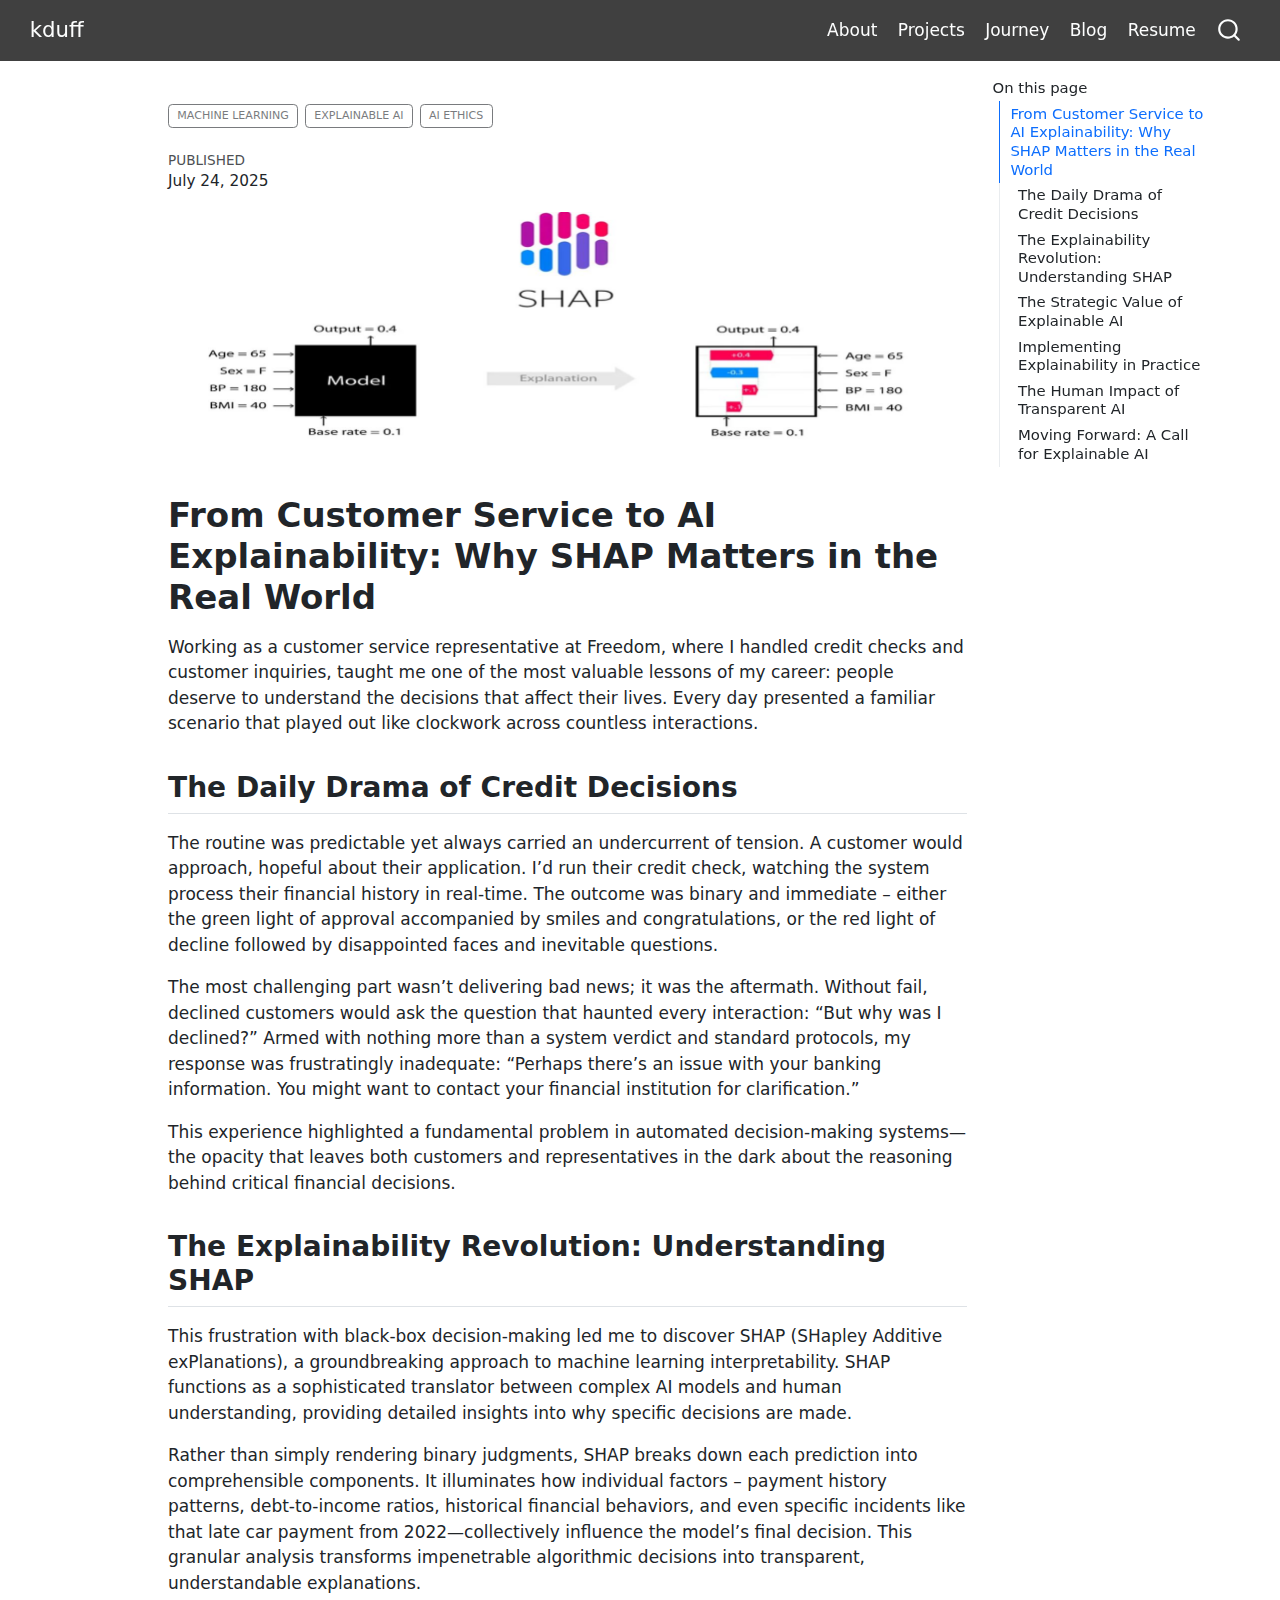
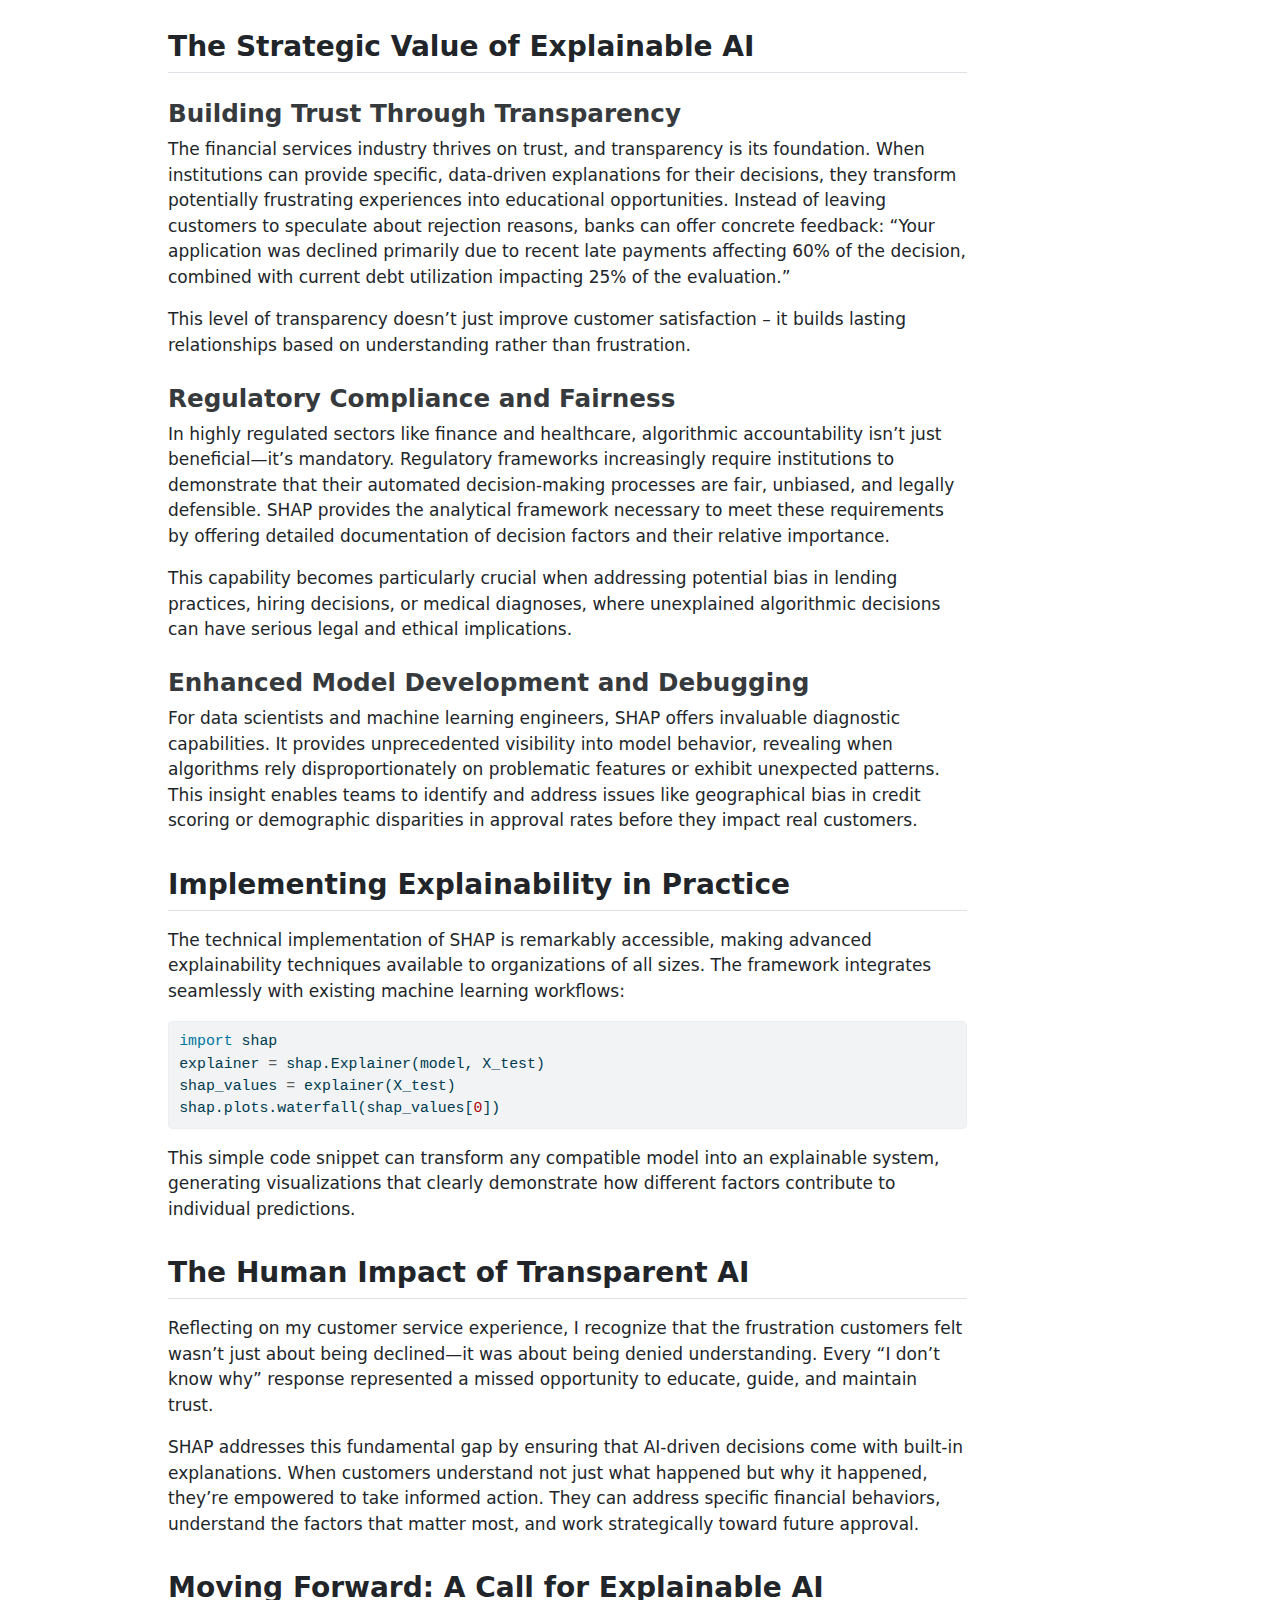
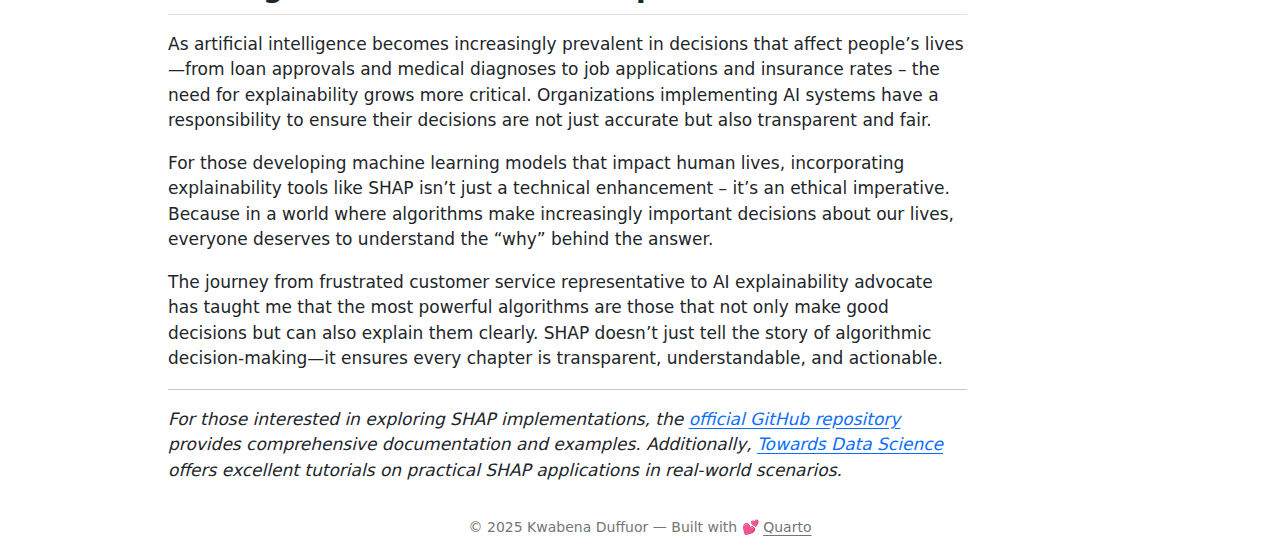
<file: docs/blog/why-shap-matters.html>
<!DOCTYPE html>
<html xmlns="http://www.w3.org/1999/xhtml" lang="en" xml:lang="en"><head>

<meta charset="utf-8">
<meta name="generator" content="quarto-1.7.32">

<meta name="viewport" content="width=device-width, initial-scale=1.0, user-scalable=yes">

<meta name="dcterms.date" content="2025-07-24">

<title>why-shap-matters – kduff</title>
<style>
code{white-space: pre-wrap;}
span.smallcaps{font-variant: small-caps;}
div.columns{display: flex; gap: min(4vw, 1.5em);}
div.column{flex: auto; overflow-x: auto;}
div.hanging-indent{margin-left: 1.5em; text-indent: -1.5em;}
ul.task-list{list-style: none;}
ul.task-list li input[type="checkbox"] {
  width: 0.8em;
  margin: 0 0.8em 0.2em -1em; /* quarto-specific, see https://github.com/quarto-dev/quarto-cli/issues/4556 */ 
  vertical-align: middle;
}
/* CSS for syntax highlighting */
html { -webkit-text-size-adjust: 100%; }
pre > code.sourceCode { white-space: pre; position: relative; }
pre > code.sourceCode > span { display: inline-block; line-height: 1.25; }
pre > code.sourceCode > span:empty { height: 1.2em; }
.sourceCode { overflow: visible; }
code.sourceCode > span { color: inherit; text-decoration: inherit; }
div.sourceCode { margin: 1em 0; }
pre.sourceCode { margin: 0; }
@media screen {
div.sourceCode { overflow: auto; }
}
@media print {
pre > code.sourceCode { white-space: pre-wrap; }
pre > code.sourceCode > span { text-indent: -5em; padding-left: 5em; }
}
pre.numberSource code
  { counter-reset: source-line 0; }
pre.numberSource code > span
  { position: relative; left: -4em; counter-increment: source-line; }
pre.numberSource code > span > a:first-child::before
  { content: counter(source-line);
    position: relative; left: -1em; text-align: right; vertical-align: baseline;
    border: none; display: inline-block;
    -webkit-touch-callout: none; -webkit-user-select: none;
    -khtml-user-select: none; -moz-user-select: none;
    -ms-user-select: none; user-select: none;
    padding: 0 4px; width: 4em;
  }
pre.numberSource { margin-left: 3em;  padding-left: 4px; }
div.sourceCode
  {   }
@media screen {
pre > code.sourceCode > span > a:first-child::before { text-decoration: underline; }
}
</style>


<script src="../site_libs/quarto-nav/quarto-nav.js"></script>
<script src="../site_libs/clipboard/clipboard.min.js"></script>
<script src="../site_libs/quarto-search/autocomplete.umd.js"></script>
<script src="../site_libs/quarto-search/fuse.min.js"></script>
<script src="../site_libs/quarto-search/quarto-search.js"></script>
<meta name="quarto:offset" content="../">
<link href="../favicon.ico" rel="icon">
<script src="../site_libs/quarto-html/quarto.js" type="module"></script>
<script src="../site_libs/quarto-html/tabsets/tabsets.js" type="module"></script>
<script src="../site_libs/quarto-html/popper.min.js"></script>
<script src="../site_libs/quarto-html/tippy.umd.min.js"></script>
<link href="../site_libs/quarto-html/tippy.css" rel="stylesheet">
<link href="../site_libs/quarto-html/quarto-syntax-highlighting-37eea08aefeeee20ff55810ff984fec1.css" rel="stylesheet" id="quarto-text-highlighting-styles">
<script src="../site_libs/bootstrap/bootstrap.min.js"></script>
<link href="../site_libs/bootstrap/bootstrap-icons.css" rel="stylesheet">
<link href="../site_libs/bootstrap/bootstrap-991b1886d3c685c7aa2b62b80640c7af.min.css" rel="stylesheet" append-hash="true" id="quarto-bootstrap" data-mode="light">
<script id="quarto-search-options" type="application/json">{
  "location": "navbar",
  "copy-button": false,
  "collapse-after": 3,
  "panel-placement": "end",
  "type": "overlay",
  "limit": 50,
  "keyboard-shortcut": [
    "f",
    "/",
    "s"
  ],
  "show-item-context": false,
  "language": {
    "search-no-results-text": "No results",
    "search-matching-documents-text": "matching documents",
    "search-copy-link-title": "Copy link to search",
    "search-hide-matches-text": "Hide additional matches",
    "search-more-match-text": "more match in this document",
    "search-more-matches-text": "more matches in this document",
    "search-clear-button-title": "Clear",
    "search-text-placeholder": "",
    "search-detached-cancel-button-title": "Cancel",
    "search-submit-button-title": "Submit",
    "search-label": "Search"
  }
}</script>
<script async="" src="https://www.googletagmanager.com/gtag/js?id=G-E4XBZLY3Z5"></script>

<script type="text/javascript">

window.dataLayer = window.dataLayer || [];
function gtag(){dataLayer.push(arguments);}
gtag('js', new Date());
gtag('config', 'G-E4XBZLY3Z5', { 'anonymize_ip': true});
</script>


<link rel="stylesheet" href="../styles.css">
</head>

<body class="nav-fixed quarto-light">

<div id="quarto-search-results"></div>
  <header id="quarto-header" class="headroom fixed-top">
    <nav class="navbar navbar-expand-lg " data-bs-theme="dark">
      <div class="navbar-container container-fluid">
      <div class="navbar-brand-container mx-auto">
    <a class="navbar-brand" href="../index.html">
    <span class="navbar-title">kduff</span>
    </a>
  </div>
            <div id="quarto-search" class="" title="Search"></div>
          <button class="navbar-toggler" type="button" data-bs-toggle="collapse" data-bs-target="#navbarCollapse" aria-controls="navbarCollapse" role="menu" aria-expanded="false" aria-label="Toggle navigation" onclick="if (window.quartoToggleHeadroom) { window.quartoToggleHeadroom(); }">
  <span class="navbar-toggler-icon"></span>
</button>
          <div class="collapse navbar-collapse" id="navbarCollapse">
            <ul class="navbar-nav navbar-nav-scroll ms-auto">
  <li class="nav-item">
    <a class="nav-link" href="../index.html"> 
<span class="menu-text">About</span></a>
  </li>  
  <li class="nav-item">
    <a class="nav-link" href="../projects.html"> 
<span class="menu-text">Projects</span></a>
  </li>  
  <li class="nav-item">
    <a class="nav-link" href="../journey.html"> 
<span class="menu-text">Journey</span></a>
  </li>  
  <li class="nav-item">
    <a class="nav-link" href="../blog.html"> 
<span class="menu-text">Blog</span></a>
  </li>  
  <li class="nav-item">
    <a class="nav-link" href="../resume.html"> 
<span class="menu-text">Resume</span></a>
  </li>  
</ul>
          </div> <!-- /navcollapse -->
            <div class="quarto-navbar-tools">
</div>
      </div> <!-- /container-fluid -->
    </nav>
</header>
<!-- content -->
<div id="quarto-content" class="quarto-container page-columns page-rows-contents page-layout-article page-navbar">
<!-- sidebar -->
<!-- margin-sidebar -->
    <div id="quarto-margin-sidebar" class="sidebar margin-sidebar">
        <nav id="TOC" role="doc-toc" class="toc-active">
    <h2 id="toc-title">On this page</h2>
   
  <ul>
  <li><a href="#from-customer-service-to-ai-explainability-why-shap-matters-in-the-real-world" id="toc-from-customer-service-to-ai-explainability-why-shap-matters-in-the-real-world" class="nav-link active" data-scroll-target="#from-customer-service-to-ai-explainability-why-shap-matters-in-the-real-world">From Customer Service to AI Explainability: Why SHAP Matters in the Real World</a>
  <ul class="collapse">
  <li><a href="#the-daily-drama-of-credit-decisions" id="toc-the-daily-drama-of-credit-decisions" class="nav-link" data-scroll-target="#the-daily-drama-of-credit-decisions">The Daily Drama of Credit Decisions</a></li>
  <li><a href="#the-explainability-revolution-understanding-shap" id="toc-the-explainability-revolution-understanding-shap" class="nav-link" data-scroll-target="#the-explainability-revolution-understanding-shap">The Explainability Revolution: Understanding SHAP</a></li>
  <li><a href="#the-strategic-value-of-explainable-ai" id="toc-the-strategic-value-of-explainable-ai" class="nav-link" data-scroll-target="#the-strategic-value-of-explainable-ai">The Strategic Value of Explainable AI</a>
  <ul class="collapse">
  <li><a href="#building-trust-through-transparency" id="toc-building-trust-through-transparency" class="nav-link" data-scroll-target="#building-trust-through-transparency">Building Trust Through Transparency</a></li>
  <li><a href="#regulatory-compliance-and-fairness" id="toc-regulatory-compliance-and-fairness" class="nav-link" data-scroll-target="#regulatory-compliance-and-fairness">Regulatory Compliance and Fairness</a></li>
  <li><a href="#enhanced-model-development-and-debugging" id="toc-enhanced-model-development-and-debugging" class="nav-link" data-scroll-target="#enhanced-model-development-and-debugging">Enhanced Model Development and Debugging</a></li>
  </ul></li>
  <li><a href="#implementing-explainability-in-practice" id="toc-implementing-explainability-in-practice" class="nav-link" data-scroll-target="#implementing-explainability-in-practice">Implementing Explainability in Practice</a></li>
  <li><a href="#the-human-impact-of-transparent-ai" id="toc-the-human-impact-of-transparent-ai" class="nav-link" data-scroll-target="#the-human-impact-of-transparent-ai">The Human Impact of Transparent AI</a></li>
  <li><a href="#moving-forward-a-call-for-explainable-ai" id="toc-moving-forward-a-call-for-explainable-ai" class="nav-link" data-scroll-target="#moving-forward-a-call-for-explainable-ai">Moving Forward: A Call for Explainable AI</a></li>
  </ul></li>
  </ul>
</nav>
    </div>
<!-- main -->
<main class="content" id="quarto-document-content">

<header id="title-block-header" class="quarto-title-block default">
<div class="quarto-title">
  <div class="quarto-categories">
    <div class="quarto-category">Machine Learning</div>
    <div class="quarto-category">Explainable AI</div>
    <div class="quarto-category">AI Ethics</div>
  </div>
  </div>



<div class="quarto-title-meta">

    
    <div>
    <div class="quarto-title-meta-heading">Published</div>
    <div class="quarto-title-meta-contents">
      <p class="date">July 24, 2025</p>
    </div>
  </div>
  
    
  </div>
  


</header>


<div class="blog-banner">
<p><img src="../img/blogs/shap-explainability-banner.jpg" class="img-fluid"></p>
</div>
<section id="from-customer-service-to-ai-explainability-why-shap-matters-in-the-real-world" class="level1">
<h1>From Customer Service to AI Explainability: Why SHAP Matters in the Real World</h1>
<p>Working as a customer service representative at Freedom, where I handled credit checks and customer inquiries, taught me one of the most valuable lessons of my career: people deserve to understand the decisions that affect their lives. Every day presented a familiar scenario that played out like clockwork across countless interactions.</p>
<section id="the-daily-drama-of-credit-decisions" class="level2">
<h2 data-anchor-id="the-daily-drama-of-credit-decisions">The Daily Drama of Credit Decisions</h2>
<p>The routine was predictable yet always carried an undercurrent of tension. A customer would approach, hopeful about their application. I’d run their credit check, watching the system process their financial history in real-time. The outcome was binary and immediate – either the green light of approval accompanied by smiles and congratulations, or the red light of decline followed by disappointed faces and inevitable questions.</p>
<p>The most challenging part wasn’t delivering bad news; it was the aftermath. Without fail, declined customers would ask the question that haunted every interaction: “But why was I declined?” Armed with nothing more than a system verdict and standard protocols, my response was frustratingly inadequate: “Perhaps there’s an issue with your banking information. You might want to contact your financial institution for clarification.”</p>
<p>This experience highlighted a fundamental problem in automated decision-making systems—the opacity that leaves both customers and representatives in the dark about the reasoning behind critical financial decisions.</p>
</section>
<section id="the-explainability-revolution-understanding-shap" class="level2">
<h2 data-anchor-id="the-explainability-revolution-understanding-shap">The Explainability Revolution: Understanding SHAP</h2>
<p>This frustration with black-box decision-making led me to discover SHAP (SHapley Additive exPlanations), a groundbreaking approach to machine learning interpretability. SHAP functions as a sophisticated translator between complex AI models and human understanding, providing detailed insights into why specific decisions are made.</p>
<p>Rather than simply rendering binary judgments, SHAP breaks down each prediction into comprehensible components. It illuminates how individual factors – payment history patterns, debt-to-income ratios, historical financial behaviors, and even specific incidents like that late car payment from 2022—collectively influence the model’s final decision. This granular analysis transforms impenetrable algorithmic decisions into transparent, understandable explanations.</p>
</section>
<section id="the-strategic-value-of-explainable-ai" class="level2">
<h2 data-anchor-id="the-strategic-value-of-explainable-ai">The Strategic Value of Explainable AI</h2>
<section id="building-trust-through-transparency" class="level3">
<h3 data-anchor-id="building-trust-through-transparency">Building Trust Through Transparency</h3>
<p>The financial services industry thrives on trust, and transparency is its foundation. When institutions can provide specific, data-driven explanations for their decisions, they transform potentially frustrating experiences into educational opportunities. Instead of leaving customers to speculate about rejection reasons, banks can offer concrete feedback: “Your application was declined primarily due to recent late payments affecting 60% of the decision, combined with current debt utilization impacting 25% of the evaluation.”</p>
<p>This level of transparency doesn’t just improve customer satisfaction – it builds lasting relationships based on understanding rather than frustration.</p>
</section>
<section id="regulatory-compliance-and-fairness" class="level3">
<h3 data-anchor-id="regulatory-compliance-and-fairness">Regulatory Compliance and Fairness</h3>
<p>In highly regulated sectors like finance and healthcare, algorithmic accountability isn’t just beneficial—it’s mandatory. Regulatory frameworks increasingly require institutions to demonstrate that their automated decision-making processes are fair, unbiased, and legally defensible. SHAP provides the analytical framework necessary to meet these requirements by offering detailed documentation of decision factors and their relative importance.</p>
<p>This capability becomes particularly crucial when addressing potential bias in lending practices, hiring decisions, or medical diagnoses, where unexplained algorithmic decisions can have serious legal and ethical implications.</p>
</section>
<section id="enhanced-model-development-and-debugging" class="level3">
<h3 data-anchor-id="enhanced-model-development-and-debugging">Enhanced Model Development and Debugging</h3>
<p>For data scientists and machine learning engineers, SHAP offers invaluable diagnostic capabilities. It provides unprecedented visibility into model behavior, revealing when algorithms rely disproportionately on problematic features or exhibit unexpected patterns. This insight enables teams to identify and address issues like geographical bias in credit scoring or demographic disparities in approval rates before they impact real customers.</p>
</section>
</section>
<section id="implementing-explainability-in-practice" class="level2">
<h2 data-anchor-id="implementing-explainability-in-practice">Implementing Explainability in Practice</h2>
<p>The technical implementation of SHAP is remarkably accessible, making advanced explainability techniques available to organizations of all sizes. The framework integrates seamlessly with existing machine learning workflows:</p>
<div class="sourceCode" id="cb1"><pre class="sourceCode python code-with-copy"><code class="sourceCode python"><span id="cb1-1"><a href="#cb1-1" aria-hidden="true" tabindex="-1"></a><span class="im">import</span> shap</span>
<span id="cb1-2"><a href="#cb1-2" aria-hidden="true" tabindex="-1"></a>explainer <span class="op">=</span> shap.Explainer(model, X_test)</span>
<span id="cb1-3"><a href="#cb1-3" aria-hidden="true" tabindex="-1"></a>shap_values <span class="op">=</span> explainer(X_test)</span>
<span id="cb1-4"><a href="#cb1-4" aria-hidden="true" tabindex="-1"></a>shap.plots.waterfall(shap_values[<span class="dv">0</span>])</span></code><button title="Copy to Clipboard" class="code-copy-button"><i class="bi"></i></button></pre></div>
<p>This simple code snippet can transform any compatible model into an explainable system, generating visualizations that clearly demonstrate how different factors contribute to individual predictions.</p>
</section>
<section id="the-human-impact-of-transparent-ai" class="level2">
<h2 data-anchor-id="the-human-impact-of-transparent-ai">The Human Impact of Transparent AI</h2>
<p>Reflecting on my customer service experience, I recognize that the frustration customers felt wasn’t just about being declined—it was about being denied understanding. Every “I don’t know why” response represented a missed opportunity to educate, guide, and maintain trust.</p>
<p>SHAP addresses this fundamental gap by ensuring that AI-driven decisions come with built-in explanations. When customers understand not just what happened but why it happened, they’re empowered to take informed action. They can address specific financial behaviors, understand the factors that matter most, and work strategically toward future approval.</p>
</section>
<section id="moving-forward-a-call-for-explainable-ai" class="level2">
<h2 data-anchor-id="moving-forward-a-call-for-explainable-ai">Moving Forward: A Call for Explainable AI</h2>
<p>As artificial intelligence becomes increasingly prevalent in decisions that affect people’s lives—from loan approvals and medical diagnoses to job applications and insurance rates – the need for explainability grows more critical. Organizations implementing AI systems have a responsibility to ensure their decisions are not just accurate but also transparent and fair.</p>
<p>For those developing machine learning models that impact human lives, incorporating explainability tools like SHAP isn’t just a technical enhancement – it’s an ethical imperative. Because in a world where algorithms make increasingly important decisions about our lives, everyone deserves to understand the “why” behind the answer.</p>
<p>The journey from frustrated customer service representative to AI explainability advocate has taught me that the most powerful algorithms are those that not only make good decisions but can also explain them clearly. SHAP doesn’t just tell the story of algorithmic decision-making—it ensures every chapter is transparent, understandable, and actionable.</p>
<hr>
<p><em>For those interested in exploring SHAP implementations, the <a href="https://github.com/slundberg/shap">official GitHub repository</a> provides comprehensive documentation and examples. Additionally, <a href="https://towardsdatascience.com/interpretable-machine-learning-with-xgboost-9ec80d148d27">Towards Data Science</a> offers excellent tutorials on practical SHAP applications in real-world scenarios.</em></p>


</section>
</section>

</main> <!-- /main -->
<script id="quarto-html-after-body" type="application/javascript">
  window.document.addEventListener("DOMContentLoaded", function (event) {
    const isCodeAnnotation = (el) => {
      for (const clz of el.classList) {
        if (clz.startsWith('code-annotation-')) {                     
          return true;
        }
      }
      return false;
    }
    const onCopySuccess = function(e) {
      // button target
      const button = e.trigger;
      // don't keep focus
      button.blur();
      // flash "checked"
      button.classList.add('code-copy-button-checked');
      var currentTitle = button.getAttribute("title");
      button.setAttribute("title", "Copied!");
      let tooltip;
      if (window.bootstrap) {
        button.setAttribute("data-bs-toggle", "tooltip");
        button.setAttribute("data-bs-placement", "left");
        button.setAttribute("data-bs-title", "Copied!");
        tooltip = new bootstrap.Tooltip(button, 
          { trigger: "manual", 
            customClass: "code-copy-button-tooltip",
            offset: [0, -8]});
        tooltip.show();    
      }
      setTimeout(function() {
        if (tooltip) {
          tooltip.hide();
          button.removeAttribute("data-bs-title");
          button.removeAttribute("data-bs-toggle");
          button.removeAttribute("data-bs-placement");
        }
        button.setAttribute("title", currentTitle);
        button.classList.remove('code-copy-button-checked');
      }, 1000);
      // clear code selection
      e.clearSelection();
    }
    const getTextToCopy = function(trigger) {
        const codeEl = trigger.previousElementSibling.cloneNode(true);
        for (const childEl of codeEl.children) {
          if (isCodeAnnotation(childEl)) {
            childEl.remove();
          }
        }
        return codeEl.innerText;
    }
    const clipboard = new window.ClipboardJS('.code-copy-button:not([data-in-quarto-modal])', {
      text: getTextToCopy
    });
    clipboard.on('success', onCopySuccess);
    if (window.document.getElementById('quarto-embedded-source-code-modal')) {
      const clipboardModal = new window.ClipboardJS('.code-copy-button[data-in-quarto-modal]', {
        text: getTextToCopy,
        container: window.document.getElementById('quarto-embedded-source-code-modal')
      });
      clipboardModal.on('success', onCopySuccess);
    }
      var localhostRegex = new RegExp(/^(?:http|https):\/\/localhost\:?[0-9]*\//);
      var mailtoRegex = new RegExp(/^mailto:/);
        var filterRegex = new RegExp('/' + window.location.host + '/');
      var isInternal = (href) => {
          return filterRegex.test(href) || localhostRegex.test(href) || mailtoRegex.test(href);
      }
      // Inspect non-navigation links and adorn them if external
     var links = window.document.querySelectorAll('a[href]:not(.nav-link):not(.navbar-brand):not(.toc-action):not(.sidebar-link):not(.sidebar-item-toggle):not(.pagination-link):not(.no-external):not([aria-hidden]):not(.dropdown-item):not(.quarto-navigation-tool):not(.about-link)');
      for (var i=0; i<links.length; i++) {
        const link = links[i];
        if (!isInternal(link.href)) {
          // undo the damage that might have been done by quarto-nav.js in the case of
          // links that we want to consider external
          if (link.dataset.originalHref !== undefined) {
            link.href = link.dataset.originalHref;
          }
        }
      }
    function tippyHover(el, contentFn, onTriggerFn, onUntriggerFn) {
      const config = {
        allowHTML: true,
        maxWidth: 500,
        delay: 100,
        arrow: false,
        appendTo: function(el) {
            return el.parentElement;
        },
        interactive: true,
        interactiveBorder: 10,
        theme: 'quarto',
        placement: 'bottom-start',
      };
      if (contentFn) {
        config.content = contentFn;
      }
      if (onTriggerFn) {
        config.onTrigger = onTriggerFn;
      }
      if (onUntriggerFn) {
        config.onUntrigger = onUntriggerFn;
      }
      window.tippy(el, config); 
    }
    const noterefs = window.document.querySelectorAll('a[role="doc-noteref"]');
    for (var i=0; i<noterefs.length; i++) {
      const ref = noterefs[i];
      tippyHover(ref, function() {
        // use id or data attribute instead here
        let href = ref.getAttribute('data-footnote-href') || ref.getAttribute('href');
        try { href = new URL(href).hash; } catch {}
        const id = href.replace(/^#\/?/, "");
        const note = window.document.getElementById(id);
        if (note) {
          return note.innerHTML;
        } else {
          return "";
        }
      });
    }
    const xrefs = window.document.querySelectorAll('a.quarto-xref');
    const processXRef = (id, note) => {
      // Strip column container classes
      const stripColumnClz = (el) => {
        el.classList.remove("page-full", "page-columns");
        if (el.children) {
          for (const child of el.children) {
            stripColumnClz(child);
          }
        }
      }
      stripColumnClz(note)
      if (id === null || id.startsWith('sec-')) {
        // Special case sections, only their first couple elements
        const container = document.createElement("div");
        if (note.children && note.children.length > 2) {
          container.appendChild(note.children[0].cloneNode(true));
          for (let i = 1; i < note.children.length; i++) {
            const child = note.children[i];
            if (child.tagName === "P" && child.innerText === "") {
              continue;
            } else {
              container.appendChild(child.cloneNode(true));
              break;
            }
          }
          if (window.Quarto?.typesetMath) {
            window.Quarto.typesetMath(container);
          }
          return container.innerHTML
        } else {
          if (window.Quarto?.typesetMath) {
            window.Quarto.typesetMath(note);
          }
          return note.innerHTML;
        }
      } else {
        // Remove any anchor links if they are present
        const anchorLink = note.querySelector('a.anchorjs-link');
        if (anchorLink) {
          anchorLink.remove();
        }
        if (window.Quarto?.typesetMath) {
          window.Quarto.typesetMath(note);
        }
        if (note.classList.contains("callout")) {
          return note.outerHTML;
        } else {
          return note.innerHTML;
        }
      }
    }
    for (var i=0; i<xrefs.length; i++) {
      const xref = xrefs[i];
      tippyHover(xref, undefined, function(instance) {
        instance.disable();
        let url = xref.getAttribute('href');
        let hash = undefined; 
        if (url.startsWith('#')) {
          hash = url;
        } else {
          try { hash = new URL(url).hash; } catch {}
        }
        if (hash) {
          const id = hash.replace(/^#\/?/, "");
          const note = window.document.getElementById(id);
          if (note !== null) {
            try {
              const html = processXRef(id, note.cloneNode(true));
              instance.setContent(html);
            } finally {
              instance.enable();
              instance.show();
            }
          } else {
            // See if we can fetch this
            fetch(url.split('#')[0])
            .then(res => res.text())
            .then(html => {
              const parser = new DOMParser();
              const htmlDoc = parser.parseFromString(html, "text/html");
              const note = htmlDoc.getElementById(id);
              if (note !== null) {
                const html = processXRef(id, note);
                instance.setContent(html);
              } 
            }).finally(() => {
              instance.enable();
              instance.show();
            });
          }
        } else {
          // See if we can fetch a full url (with no hash to target)
          // This is a special case and we should probably do some content thinning / targeting
          fetch(url)
          .then(res => res.text())
          .then(html => {
            const parser = new DOMParser();
            const htmlDoc = parser.parseFromString(html, "text/html");
            const note = htmlDoc.querySelector('main.content');
            if (note !== null) {
              // This should only happen for chapter cross references
              // (since there is no id in the URL)
              // remove the first header
              if (note.children.length > 0 && note.children[0].tagName === "HEADER") {
                note.children[0].remove();
              }
              const html = processXRef(null, note);
              instance.setContent(html);
            } 
          }).finally(() => {
            instance.enable();
            instance.show();
          });
        }
      }, function(instance) {
      });
    }
        let selectedAnnoteEl;
        const selectorForAnnotation = ( cell, annotation) => {
          let cellAttr = 'data-code-cell="' + cell + '"';
          let lineAttr = 'data-code-annotation="' +  annotation + '"';
          const selector = 'span[' + cellAttr + '][' + lineAttr + ']';
          return selector;
        }
        const selectCodeLines = (annoteEl) => {
          const doc = window.document;
          const targetCell = annoteEl.getAttribute("data-target-cell");
          const targetAnnotation = annoteEl.getAttribute("data-target-annotation");
          const annoteSpan = window.document.querySelector(selectorForAnnotation(targetCell, targetAnnotation));
          const lines = annoteSpan.getAttribute("data-code-lines").split(",");
          const lineIds = lines.map((line) => {
            return targetCell + "-" + line;
          })
          let top = null;
          let height = null;
          let parent = null;
          if (lineIds.length > 0) {
              //compute the position of the single el (top and bottom and make a div)
              const el = window.document.getElementById(lineIds[0]);
              top = el.offsetTop;
              height = el.offsetHeight;
              parent = el.parentElement.parentElement;
            if (lineIds.length > 1) {
              const lastEl = window.document.getElementById(lineIds[lineIds.length - 1]);
              const bottom = lastEl.offsetTop + lastEl.offsetHeight;
              height = bottom - top;
            }
            if (top !== null && height !== null && parent !== null) {
              // cook up a div (if necessary) and position it 
              let div = window.document.getElementById("code-annotation-line-highlight");
              if (div === null) {
                div = window.document.createElement("div");
                div.setAttribute("id", "code-annotation-line-highlight");
                div.style.position = 'absolute';
                parent.appendChild(div);
              }
              div.style.top = top - 2 + "px";
              div.style.height = height + 4 + "px";
              div.style.left = 0;
              let gutterDiv = window.document.getElementById("code-annotation-line-highlight-gutter");
              if (gutterDiv === null) {
                gutterDiv = window.document.createElement("div");
                gutterDiv.setAttribute("id", "code-annotation-line-highlight-gutter");
                gutterDiv.style.position = 'absolute';
                const codeCell = window.document.getElementById(targetCell);
                const gutter = codeCell.querySelector('.code-annotation-gutter');
                gutter.appendChild(gutterDiv);
              }
              gutterDiv.style.top = top - 2 + "px";
              gutterDiv.style.height = height + 4 + "px";
            }
            selectedAnnoteEl = annoteEl;
          }
        };
        const unselectCodeLines = () => {
          const elementsIds = ["code-annotation-line-highlight", "code-annotation-line-highlight-gutter"];
          elementsIds.forEach((elId) => {
            const div = window.document.getElementById(elId);
            if (div) {
              div.remove();
            }
          });
          selectedAnnoteEl = undefined;
        };
          // Handle positioning of the toggle
      window.addEventListener(
        "resize",
        throttle(() => {
          elRect = undefined;
          if (selectedAnnoteEl) {
            selectCodeLines(selectedAnnoteEl);
          }
        }, 10)
      );
      function throttle(fn, ms) {
      let throttle = false;
      let timer;
        return (...args) => {
          if(!throttle) { // first call gets through
              fn.apply(this, args);
              throttle = true;
          } else { // all the others get throttled
              if(timer) clearTimeout(timer); // cancel #2
              timer = setTimeout(() => {
                fn.apply(this, args);
                timer = throttle = false;
              }, ms);
          }
        };
      }
        // Attach click handler to the DT
        const annoteDls = window.document.querySelectorAll('dt[data-target-cell]');
        for (const annoteDlNode of annoteDls) {
          annoteDlNode.addEventListener('click', (event) => {
            const clickedEl = event.target;
            if (clickedEl !== selectedAnnoteEl) {
              unselectCodeLines();
              const activeEl = window.document.querySelector('dt[data-target-cell].code-annotation-active');
              if (activeEl) {
                activeEl.classList.remove('code-annotation-active');
              }
              selectCodeLines(clickedEl);
              clickedEl.classList.add('code-annotation-active');
            } else {
              // Unselect the line
              unselectCodeLines();
              clickedEl.classList.remove('code-annotation-active');
            }
          });
        }
    const findCites = (el) => {
      const parentEl = el.parentElement;
      if (parentEl) {
        const cites = parentEl.dataset.cites;
        if (cites) {
          return {
            el,
            cites: cites.split(' ')
          };
        } else {
          return findCites(el.parentElement)
        }
      } else {
        return undefined;
      }
    };
    var bibliorefs = window.document.querySelectorAll('a[role="doc-biblioref"]');
    for (var i=0; i<bibliorefs.length; i++) {
      const ref = bibliorefs[i];
      const citeInfo = findCites(ref);
      if (citeInfo) {
        tippyHover(citeInfo.el, function() {
          var popup = window.document.createElement('div');
          citeInfo.cites.forEach(function(cite) {
            var citeDiv = window.document.createElement('div');
            citeDiv.classList.add('hanging-indent');
            citeDiv.classList.add('csl-entry');
            var biblioDiv = window.document.getElementById('ref-' + cite);
            if (biblioDiv) {
              citeDiv.innerHTML = biblioDiv.innerHTML;
            }
            popup.appendChild(citeDiv);
          });
          return popup.innerHTML;
        });
      }
    }
  });
  </script>
</div> <!-- /content -->
<footer class="footer">
  <div class="nav-footer">
    <div class="nav-footer-left">
      &nbsp;
    </div>   
    <div class="nav-footer-center">
<p>© 2025 Kwabena Duffuor — Built with 💕 <a href="https://quarto.org">Quarto</a></p>
</div>
    <div class="nav-footer-right">
      &nbsp;
    </div>
  </div>
</footer>




</body></html>
</file>
<file: docs/site_libs/quarto-html/tippy.css>
.tippy-box[data-animation=fade][data-state=hidden]{opacity:0}[data-tippy-root]{max-width:calc(100vw - 10px)}.tippy-box{position:relative;background-color:#333;color:#fff;border-radius:4px;font-size:14px;line-height:1.4;white-space:normal;outline:0;transition-property:transform,visibility,opacity}.tippy-box[data-placement^=top]>.tippy-arrow{bottom:0}.tippy-box[data-placement^=top]>.tippy-arrow:before{bottom:-7px;left:0;border-width:8px 8px 0;border-top-color:initial;transform-origin:center top}.tippy-box[data-placement^=bottom]>.tippy-arrow{top:0}.tippy-box[data-placement^=bottom]>.tippy-arrow:before{top:-7px;left:0;border-width:0 8px 8px;border-bottom-color:initial;transform-origin:center bottom}.tippy-box[data-placement^=left]>.tippy-arrow{right:0}.tippy-box[data-placement^=left]>.tippy-arrow:before{border-width:8px 0 8px 8px;border-left-color:initial;right:-7px;transform-origin:center left}.tippy-box[data-placement^=right]>.tippy-arrow{left:0}.tippy-box[data-placement^=right]>.tippy-arrow:before{left:-7px;border-width:8px 8px 8px 0;border-right-color:initial;transform-origin:center right}.tippy-box[data-inertia][data-state=visible]{transition-timing-function:cubic-bezier(.54,1.5,.38,1.11)}.tippy-arrow{width:16px;height:16px;color:#333}.tippy-arrow:before{content:"";position:absolute;border-color:transparent;border-style:solid}.tippy-content{position:relative;padding:5px 9px;z-index:1}
</file>
<file: docs/site_libs/quarto-html/quarto-syntax-highlighting-37eea08aefeeee20ff55810ff984fec1.css>
/* quarto syntax highlight colors */
:root {
  --quarto-hl-ot-color: #003B4F;
  --quarto-hl-at-color: #657422;
  --quarto-hl-ss-color: #20794D;
  --quarto-hl-an-color: #5E5E5E;
  --quarto-hl-fu-color: #4758AB;
  --quarto-hl-st-color: #20794D;
  --quarto-hl-cf-color: #003B4F;
  --quarto-hl-op-color: #5E5E5E;
  --quarto-hl-er-color: #AD0000;
  --quarto-hl-bn-color: #AD0000;
  --quarto-hl-al-color: #AD0000;
  --quarto-hl-va-color: #111111;
  --quarto-hl-bu-color: inherit;
  --quarto-hl-ex-color: inherit;
  --quarto-hl-pp-color: #AD0000;
  --quarto-hl-in-color: #5E5E5E;
  --quarto-hl-vs-color: #20794D;
  --quarto-hl-wa-color: #5E5E5E;
  --quarto-hl-do-color: #5E5E5E;
  --quarto-hl-im-color: #00769E;
  --quarto-hl-ch-color: #20794D;
  --quarto-hl-dt-color: #AD0000;
  --quarto-hl-fl-color: #AD0000;
  --quarto-hl-co-color: #5E5E5E;
  --quarto-hl-cv-color: #5E5E5E;
  --quarto-hl-cn-color: #8f5902;
  --quarto-hl-sc-color: #5E5E5E;
  --quarto-hl-dv-color: #AD0000;
  --quarto-hl-kw-color: #003B4F;
}

/* other quarto variables */
:root {
  --quarto-font-monospace: SFMono-Regular, Menlo, Monaco, Consolas, "Liberation Mono", "Courier New", monospace;
}

/* syntax highlight based on Pandoc's rules */
pre > code.sourceCode > span {
  color: #003B4F;
}

code.sourceCode > span {
  color: #003B4F;
}

div.sourceCode,
div.sourceCode pre.sourceCode {
  color: #003B4F;
}

/* Normal */
code span {
  color: #003B4F;
}

/* Alert */
code span.al {
  color: #AD0000;
  font-style: inherit;
}

/* Annotation */
code span.an {
  color: #5E5E5E;
  font-style: inherit;
}

/* Attribute */
code span.at {
  color: #657422;
  font-style: inherit;
}

/* BaseN */
code span.bn {
  color: #AD0000;
  font-style: inherit;
}

/* BuiltIn */
code span.bu {
  font-style: inherit;
}

/* ControlFlow */
code span.cf {
  color: #003B4F;
  font-weight: bold;
  font-style: inherit;
}

/* Char */
code span.ch {
  color: #20794D;
  font-style: inherit;
}

/* Constant */
code span.cn {
  color: #8f5902;
  font-style: inherit;
}

/* Comment */
code span.co {
  color: #5E5E5E;
  font-style: inherit;
}

/* CommentVar */
code span.cv {
  color: #5E5E5E;
  font-style: italic;
}

/* Documentation */
code span.do {
  color: #5E5E5E;
  font-style: italic;
}

/* DataType */
code span.dt {
  color: #AD0000;
  font-style: inherit;
}

/* DecVal */
code span.dv {
  color: #AD0000;
  font-style: inherit;
}

/* Error */
code span.er {
  color: #AD0000;
  font-style: inherit;
}

/* Extension */
code span.ex {
  font-style: inherit;
}

/* Float */
code span.fl {
  color: #AD0000;
  font-style: inherit;
}

/* Function */
code span.fu {
  color: #4758AB;
  font-style: inherit;
}

/* Import */
code span.im {
  color: #00769E;
  font-style: inherit;
}

/* Information */
code span.in {
  color: #5E5E5E;
  font-style: inherit;
}

/* Keyword */
code span.kw {
  color: #003B4F;
  font-weight: bold;
  font-style: inherit;
}

/* Operator */
code span.op {
  color: #5E5E5E;
  font-style: inherit;
}

/* Other */
code span.ot {
  color: #003B4F;
  font-style: inherit;
}

/* Preprocessor */
code span.pp {
  color: #AD0000;
  font-style: inherit;
}

/* SpecialChar */
code span.sc {
  color: #5E5E5E;
  font-style: inherit;
}

/* SpecialString */
code span.ss {
  color: #20794D;
  font-style: inherit;
}

/* String */
code span.st {
  color: #20794D;
  font-style: inherit;
}

/* Variable */
code span.va {
  color: #111111;
  font-style: inherit;
}

/* VerbatimString */
code span.vs {
  color: #20794D;
  font-style: inherit;
}

/* Warning */
code span.wa {
  color: #5E5E5E;
  font-style: italic;
}

.prevent-inlining {
  content: "</";
}

/*# sourceMappingURL=27d3d809615f7771493d095567f04340.css.map */
</file>
<file: docs/styles.css>
/* Page contents*/
.page-rows-contents {
    grid-template-rows: [content-top] minmax(max-content, 1fr) [content-bottom] auto [page-bottom] !important;
}

@media screen and (max-width: 1024pxpx) {
    .page-rows-contents {
        grid-template-rows: [content-top] minmax(max-content, 1fr) [content-bottom] auto [page-bottom] !important;
    }
}
.nav-footer,
.nav-footer-left,
.nav-footer-center,
.nav-footer-right {
    margin: 0 !important;
    padding: 0 !important;
}

.nav-footer {
    min-height: 2.0em !important;
}

@media screen and (max-width: 768px) {
  .nav-footer-left,
  .nav-footer-right {
    display: none !important;
  }
}
/* Page contents Ends*/

/* Sticky NavBar and slightly transparent*/
.navbar {
  position: sticky;
  top: 0;
  z-index: 1000;
  background-color: rgba(0, 0, 0, 0.75) !important;
  background-color: rgba(0, 0, 0, 0.75) !important;
  backdrop-filter: blur(8px);
  transition: background-color 0.3s ease;
}
/* Sticky NavBar Ends*/

/* About Links - Social media icon buttons */
.about-links .about-link {
    border: none !important;
    background: transparent !important;
    box-shadow: none !important;

    display: inline-flex;
    justify-content: center;
    align-items: center;

    width: 2rem;
    height: 2rem;
    font-size: 1rem;

    border-radius: 50% !important;
    background-color: #343a40 !important;
    color: white !important;

    transition: transform 0.25s ease-in-out, box-shadow 0.25s ease-in-out;
}

.about-links .about-link:hover {
    transform: scale(1.15);
    background-color: #0d6efd !important;
    box-shadow: 0 0 5px rgba(13, 110, 253, 0.5);
    color: white !important;
}

@media screen and (max-width: 1024px) {
    .about-links {
        display: flex !important;
        flex-direction: row !important;
        justify-content: center !important;
        flex-wrap: wrap !important;
        gap: 0.75rem !important;
        margin-top: 1rem !important;
    }

    .about-links .about-link {
        width: 2.5rem !important;
        height: 2.5rem !important;
        font-size: 1.25rem !important;
    }
}
/* Mobile + Tablet View */
@media screen and (max-width: 1024px) {
    .quarto-about-trestles.column-page {
        margin-top: 25px !important;
    }
}
/* About Ends */

/* Generic quote */
.quote {
    text-align: center;
    font-style: italic;
    font-size: 1.1rem;
    color: #6c757d;
    margin: 2rem auto;
    max-width: 600px;
}
/* Generic quote Ends */

/* Projects CSS */
.project-cards {
  display: flex;
  flex-wrap: wrap;
  gap: 1rem;
  justify-content: flex-start;
  padding: 2rem 0rem;
}

.project-card {
  flex: 1 1 calc(33.33% - 1rem);
  background-color: #f8f9fa;
  border-radius: 0.75rem;
  box-shadow: 0 2px 10px rgba(0, 0, 0, 0.08);
  padding: 0;
  margin: 0;
  text-align: center;
  transition: transform 0.3s ease-in-out;
  overflow: hidden;
}

.project-card:hover {
  transform: translateY(-5px);
  box-shadow: 0 4px 15px rgba(0, 123, 255, 0.2);
}

.project-card img,
.project-card p img {
  width: 100% !important;
  height: 200px !important;
  object-fit: cover;
  object-position: center;
  border-radius: 0.75rem 0.75rem 0 0;
  margin-bottom: 0 !important;
  margin-top: 0 !important;
  display: block;
}

.project-card-content {
  padding: 1rem;
  padding-bottom: 0.75rem;
}

.project-card-content > :last-child {
  margin-bottom: 0;
}

.project-card h3 {
  font-size: 1.1rem;
  margin-bottom: 0.4rem;
  margin-top: 0;
}

.project-card p {
  font-size: 0.9rem;
  margin-bottom: 0.5rem;
}

.project-card a {
  color: #0d6efd;
  text-decoration: none;
  font-weight: bold;
}

@media (max-width: 768px) {
  .project-card {
    flex: 1 1 100%;
  }
  
  .project-card img {
    height: 180px;
  }
}
/* Projects CSS Ends */

/* Minimal Timeline */
.timeline {
  position: relative;
  max-width: 600px;
  margin: 0 auto;
}

.timeline::before {
  content: '';
  position: absolute;
  left: 50%;
  top: 0;
  bottom: 0;
  width: 4px;
  background: #333;
}

.timeline-item {
  position: relative;
  width: 45%;
  margin: 0;
  padding: 0;
}

.timeline-item:nth-child(odd) {
  text-align: right;
}

.timeline-item:nth-child(even) {
  left: 55%;
}

.timeline-item::before {
  content: '';
  position: absolute;
  width: 8px;
  height: 8px;
  background: #333;
  border-radius: 50%;
  top: 0.8rem;
}

.timeline-item:nth-child(odd)::before {
  right: -16px;
}

.timeline-item:nth-child(even)::before {
  left: -16px;
}

@media (max-width: 768px) {
  .timeline::before { left: 15px; }
  .timeline-item { width: calc(100% - 30px); left: 25px !important; text-align: left; }
  .timeline-item::before { left: -19px !important; }
}
/* Minimal Timeline Ends */

/* Creative Smooth Accordion */
.experience-accordion details {
  border: 1px solid #ddd;
  border-radius: 12px;
  margin-bottom: 0.75rem;
  background: linear-gradient(135deg, #f8f9fa 0%, #e9ecef 100%);
  box-shadow: 0 2px 8px rgba(0,0,0,0.08);
  overflow: hidden;
  transition: all 0.3s ease;
}

.experience-accordion details:hover {
  box-shadow: 0 4px 12px rgba(0,0,0,0.12);
  transform: translateY(-1px);
}

.experience-accordion summary {
  padding: 1rem 1.25rem;
  font-weight: 600;
  cursor: pointer;
  outline: none;
  background: transparent;
  position: relative;
  display: flex;
  align-items: center;
  justify-content: space-between;
}

.experience-accordion summary::marker {
  display: none;
}

.experience-accordion summary::after {
  content: "→";
  font-size: 1.2rem;
  color: #007bff;
  transition: transform 0.3s cubic-bezier(0.68, -0.55, 0.265, 1.55);
  transform-origin: center;
}

.experience-accordion details[open] summary::after {
  transform: rotate(90deg);
  color: #28a745;
}

.experience-accordion details > div {
  display: grid;
  grid-template-rows: 0fr;
  transition: grid-template-rows 0.4s ease-out;
}

.experience-accordion details[open] > div {
  grid-template-rows: 1fr;
}

.experience-accordion details > div > * {
  overflow: hidden;
  padding: 0 1.25rem 1rem;
  opacity: 0;
  transition: opacity 0.3s ease 0.1s;
}

.experience-accordion details[open] > div > * {
  opacity: 1;
}
/* Creative Smooth Accordion Ends */

/* Updated Blog Display */
/* Blog - Post Thumbnails Responsive */
div.quarto-post .thumbnail {
    flex: 0 0 250px;
    height: 100%;
    overflow: hidden;
}

div.quarto-post .thumbnail img {
    width: 100%;
    height: 100%;
    object-fit: cover;
}

/* Tablet view */
@media (max-width: 1024px) {
    div.quarto-post {
        flex-direction: column; 
        gap: 1.5em;        
    }

    div.quarto-post .thumbnail {
        flex: 0 0 auto;
        width: 100%; 
        max-width: 250px;
        margin: 0 auto 1em;      
        height: auto;
        order: -1;             
    }

    div.quarto-post .thumbnail img {
        width: 100%;
        height: auto; 
        object-fit: cover;
    }
}

/* Mobile view */
@media (max-width: 768px) {
    div.quarto-post {
        flex-direction: column-reverse;
        gap: 1em;     
    }

    div.quarto-post .thumbnail {
        max-width: 100%;  
        order: -1;    
    }
}
/* Blog - Post Thumbnails Responsive Ends */

/* Blog - Hover Effects */
div.quarto-post .thumbnail img {
    transition: transform 0.3s ease;
}

div.quarto-post:hover .thumbnail img {
    transform: scale(1.05); /* slight zoom */
}
/* Blog - Hover Effects Ends */

/* Blog Banner Image Responsive */
.blog-banner img {
    width: 100%;
    max-height: 500px;
    object-fit: cover;
}

@media screen and (max-width: 1024px) {
    .blog-banner img { max-height: 320px; }
}

@media screen and (max-width: 768px) {
    .blog-banner img { max-height: 240px; }
}
/* Blog Banner Image Responsive Ends */

/* Resume - Iframe Height Adjustment */
@media (max-width: 768px) {
  iframe {
    height: 600px;
  }
}
/* Resume - Iframe Height Adjustment Ends */
</file>
